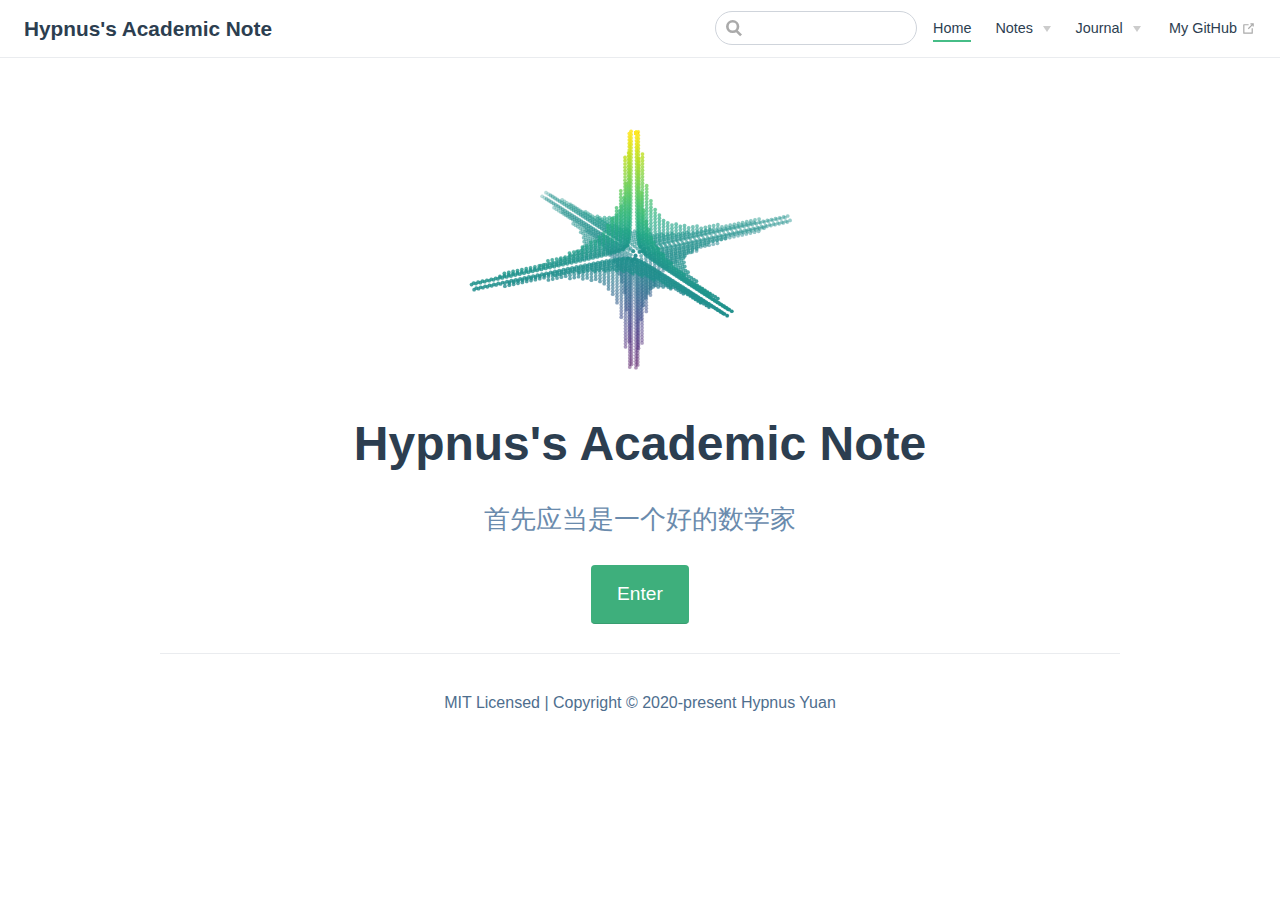
<file: index.html>
<!DOCTYPE html>
<html lang="en-US">
  <head>
    <meta charset="utf-8">
    <meta name="viewport" content="width=device-width,initial-scale=1">
    <title>Hypnus&#39;s Academic Note</title>
    <meta name="description" content="An NLP engineer&#39;s notebook.">
    <link rel="icon" href="/logo.ico">
    
    <link rel="preload" href="/assets/css/0.styles.a6483f42.css" as="style"><link rel="preload" href="/assets/js/app.bc7851e8.js" as="script"><link rel="preload" href="/assets/js/2.97db4873.js" as="script"><link rel="preload" href="/assets/js/10.29d3b630.js" as="script"><link rel="prefetch" href="/assets/js/11.9e46f556.js"><link rel="prefetch" href="/assets/js/3.4dd3f185.js"><link rel="prefetch" href="/assets/js/4.0df8dc0a.js"><link rel="prefetch" href="/assets/js/5.6d19eb4e.js"><link rel="prefetch" href="/assets/js/6.b1f34cd3.js"><link rel="prefetch" href="/assets/js/7.6a9f70b5.js"><link rel="prefetch" href="/assets/js/8.c0a51323.js"><link rel="prefetch" href="/assets/js/9.5d960c30.js">
    <link rel="stylesheet" href="/assets/css/0.styles.a6483f42.css">
  </head>
  <body>
    <div id="app" data-server-rendered="true"><div class="theme-container no-sidebar"><header class="navbar"><div class="sidebar-button"><svg xmlns="http://www.w3.org/2000/svg" aria-hidden="true" role="img" viewBox="0 0 448 512" class="icon"><path fill="currentColor" d="M436 124H12c-6.627 0-12-5.373-12-12V80c0-6.627 5.373-12 12-12h424c6.627 0 12 5.373 12 12v32c0 6.627-5.373 12-12 12zm0 160H12c-6.627 0-12-5.373-12-12v-32c0-6.627 5.373-12 12-12h424c6.627 0 12 5.373 12 12v32c0 6.627-5.373 12-12 12zm0 160H12c-6.627 0-12-5.373-12-12v-32c0-6.627 5.373-12 12-12h424c6.627 0 12 5.373 12 12v32c0 6.627-5.373 12-12 12z"></path></svg></div> <a href="/" class="home-link router-link-exact-active router-link-active"><!----> <span class="site-name">Hypnus's Academic Note</span></a> <div class="links"><div class="search-box"><input aria-label="Search" autocomplete="off" spellcheck="false" value=""> <!----></div> <nav class="nav-links can-hide"><div class="nav-item"><a href="/" class="nav-link router-link-exact-active router-link-active">Home</a></div><div class="nav-item"><div class="dropdown-wrapper"><a class="dropdown-title"><span class="title">Notes</span> <span class="arrow right"></span></a> <ul class="nav-dropdown" style="display:none;"><li class="dropdown-item"><h4>Mathematics</h4> <ul class="dropdown-subitem-wrapper"><li class="dropdown-subitem"><a href="/Notes/Mathematics/Advanced_Algebra.html" class="nav-link">Advanced Algebra</a></li></ul></li><li class="dropdown-item"><h4>Algorithms</h4> <ul class="dropdown-subitem-wrapper"><li class="dropdown-subitem"><a href="/Notes/Algorithms/Introduction_to_Algorithms.html" class="nav-link">Introduction to Algorithms</a></li></ul></li></ul></div></div><div class="nav-item"><div class="dropdown-wrapper"><a class="dropdown-title"><span class="title">Journal</span> <span class="arrow right"></span></a> <ul class="nav-dropdown" style="display:none;"><li class="dropdown-item"><h4>OKR</h4> <ul class="dropdown-subitem-wrapper"><li class="dropdown-subitem"><a href="/Journal/OKR/2020.html" class="nav-link">2020</a></li></ul></li><li class="dropdown-item"><h4>PCDA</h4> <ul class="dropdown-subitem-wrapper"><li class="dropdown-subitem"><a href="/Journal/PCDA/2020.html" class="nav-link">2020</a></li></ul></li></ul></div></div> <a href="https://github.com/hypnus-yuan/hypnus-yuan.github.io" target="_blank" rel="noopener noreferrer" class="repo-link">
    My GitHub
    <svg xmlns="http://www.w3.org/2000/svg" aria-hidden="true" x="0px" y="0px" viewBox="0 0 100 100" width="15" height="15" class="icon outbound"><path fill="currentColor" d="M18.8,85.1h56l0,0c2.2,0,4-1.8,4-4v-32h-8v28h-48v-48h28v-8h-32l0,0c-2.2,0-4,1.8-4,4v56C14.8,83.3,16.6,85.1,18.8,85.1z"></path> <polygon fill="currentColor" points="45.7,48.7 51.3,54.3 77.2,28.5 77.2,37.2 85.2,37.2 85.2,14.9 62.8,14.9 62.8,22.9 71.5,22.9"></polygon></svg></a></nav></div></header> <div class="sidebar-mask"></div> <aside class="sidebar"><nav class="nav-links"><div class="nav-item"><a href="/" class="nav-link router-link-exact-active router-link-active">Home</a></div><div class="nav-item"><div class="dropdown-wrapper"><a class="dropdown-title"><span class="title">Notes</span> <span class="arrow right"></span></a> <ul class="nav-dropdown" style="display:none;"><li class="dropdown-item"><h4>Mathematics</h4> <ul class="dropdown-subitem-wrapper"><li class="dropdown-subitem"><a href="/Notes/Mathematics/Advanced_Algebra.html" class="nav-link">Advanced Algebra</a></li></ul></li><li class="dropdown-item"><h4>Algorithms</h4> <ul class="dropdown-subitem-wrapper"><li class="dropdown-subitem"><a href="/Notes/Algorithms/Introduction_to_Algorithms.html" class="nav-link">Introduction to Algorithms</a></li></ul></li></ul></div></div><div class="nav-item"><div class="dropdown-wrapper"><a class="dropdown-title"><span class="title">Journal</span> <span class="arrow right"></span></a> <ul class="nav-dropdown" style="display:none;"><li class="dropdown-item"><h4>OKR</h4> <ul class="dropdown-subitem-wrapper"><li class="dropdown-subitem"><a href="/Journal/OKR/2020.html" class="nav-link">2020</a></li></ul></li><li class="dropdown-item"><h4>PCDA</h4> <ul class="dropdown-subitem-wrapper"><li class="dropdown-subitem"><a href="/Journal/PCDA/2020.html" class="nav-link">2020</a></li></ul></li></ul></div></div> <a href="https://github.com/hypnus-yuan/hypnus-yuan.github.io" target="_blank" rel="noopener noreferrer" class="repo-link">
    My GitHub
    <svg xmlns="http://www.w3.org/2000/svg" aria-hidden="true" x="0px" y="0px" viewBox="0 0 100 100" width="15" height="15" class="icon outbound"><path fill="currentColor" d="M18.8,85.1h56l0,0c2.2,0,4-1.8,4-4v-32h-8v28h-48v-48h28v-8h-32l0,0c-2.2,0-4,1.8-4,4v56C14.8,83.3,16.6,85.1,18.8,85.1z"></path> <polygon fill="currentColor" points="45.7,48.7 51.3,54.3 77.2,28.5 77.2,37.2 85.2,37.2 85.2,14.9 62.8,14.9 62.8,22.9 71.5,22.9"></polygon></svg></a></nav>  <!----> </aside> <main aria-labelledby="main-title" class="home"><header class="hero"><img src="/logo.svg" alt="hero"> <h1 id="main-title">Hypnus's Academic Note</h1> <p class="description">
      首先应当是一个好的数学家
    </p> <p class="action"><a href="/" class="nav-link action-button router-link-exact-active router-link-active">Enter</a></p></header> <!----> <div class="theme-default-content custom content__default"></div> <div class="footer">
    MIT Licensed | Copyright © 2020-present Hypnus Yuan
  </div></main></div><div class="global-ui"><div class="vuepress-eqn"></div><span class="vuepress-eq"></span></div></div>
    <script src="/assets/js/app.bc7851e8.js" defer></script><script src="/assets/js/2.97db4873.js" defer></script><script src="/assets/js/10.29d3b630.js" defer></script>
  </body>
</html>
</file>
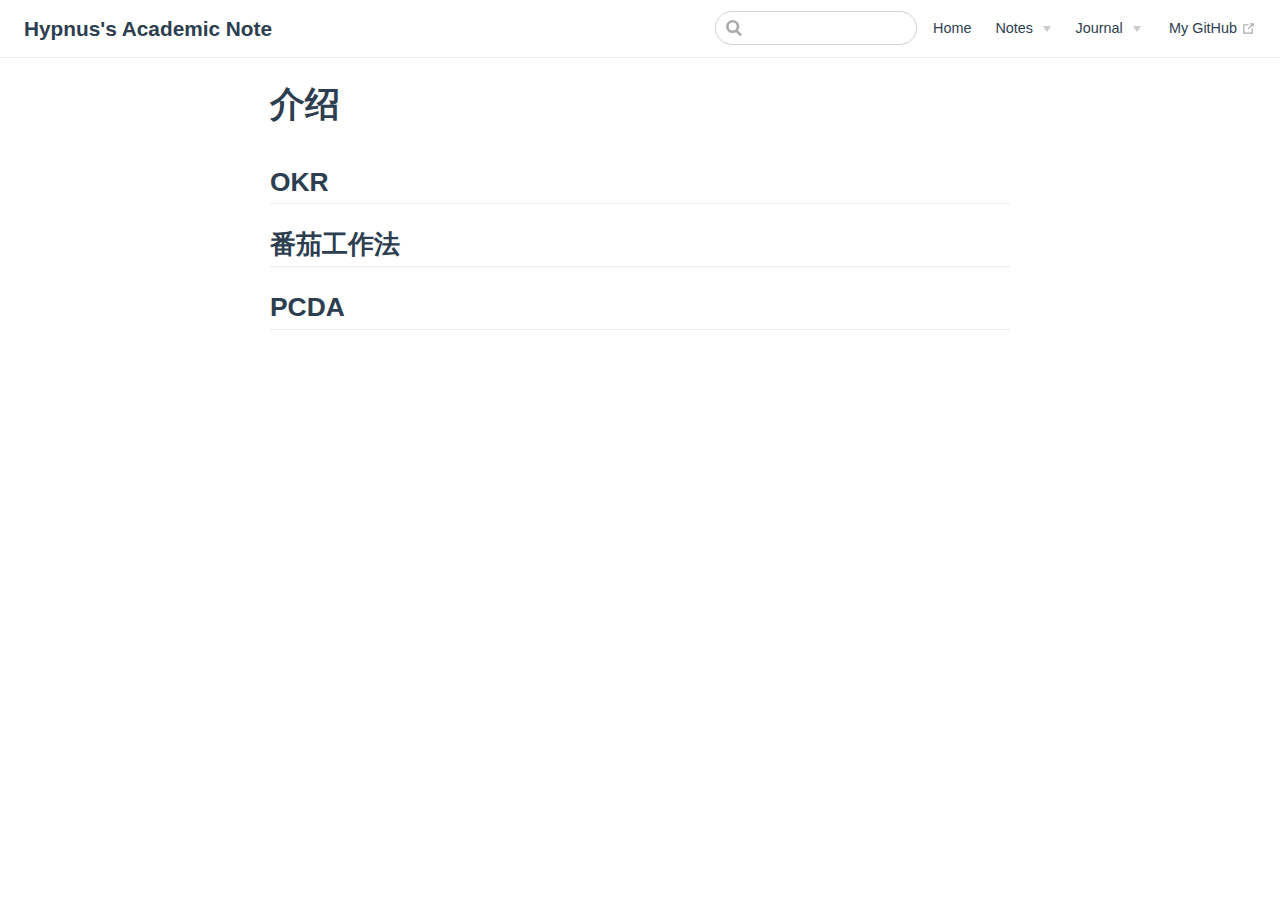
<file: Journal/Introduction.html>
<!DOCTYPE html>
<html lang="en-US">
  <head>
    <meta charset="utf-8">
    <meta name="viewport" content="width=device-width,initial-scale=1">
    <title>介绍 | Hypnus&#39;s Academic Note</title>
    <meta name="description" content="An NLP engineer&#39;s notebook.">
    <link rel="icon" href="/logo.ico">
    
    <link rel="preload" href="/assets/css/0.styles.a6483f42.css" as="style"><link rel="preload" href="/assets/js/app.bc7851e8.js" as="script"><link rel="preload" href="/assets/js/2.97db4873.js" as="script"><link rel="preload" href="/assets/js/5.6d19eb4e.js" as="script"><link rel="prefetch" href="/assets/js/10.29d3b630.js"><link rel="prefetch" href="/assets/js/11.9e46f556.js"><link rel="prefetch" href="/assets/js/3.4dd3f185.js"><link rel="prefetch" href="/assets/js/4.0df8dc0a.js"><link rel="prefetch" href="/assets/js/6.b1f34cd3.js"><link rel="prefetch" href="/assets/js/7.6a9f70b5.js"><link rel="prefetch" href="/assets/js/8.c0a51323.js"><link rel="prefetch" href="/assets/js/9.5d960c30.js">
    <link rel="stylesheet" href="/assets/css/0.styles.a6483f42.css">
  </head>
  <body>
    <div id="app" data-server-rendered="true"><div class="theme-container no-sidebar"><header class="navbar"><div class="sidebar-button"><svg xmlns="http://www.w3.org/2000/svg" aria-hidden="true" role="img" viewBox="0 0 448 512" class="icon"><path fill="currentColor" d="M436 124H12c-6.627 0-12-5.373-12-12V80c0-6.627 5.373-12 12-12h424c6.627 0 12 5.373 12 12v32c0 6.627-5.373 12-12 12zm0 160H12c-6.627 0-12-5.373-12-12v-32c0-6.627 5.373-12 12-12h424c6.627 0 12 5.373 12 12v32c0 6.627-5.373 12-12 12zm0 160H12c-6.627 0-12-5.373-12-12v-32c0-6.627 5.373-12 12-12h424c6.627 0 12 5.373 12 12v32c0 6.627-5.373 12-12 12z"></path></svg></div> <a href="/" class="home-link router-link-active"><!----> <span class="site-name">Hypnus's Academic Note</span></a> <div class="links"><div class="search-box"><input aria-label="Search" autocomplete="off" spellcheck="false" value=""> <!----></div> <nav class="nav-links can-hide"><div class="nav-item"><a href="/" class="nav-link">Home</a></div><div class="nav-item"><div class="dropdown-wrapper"><a class="dropdown-title"><span class="title">Notes</span> <span class="arrow right"></span></a> <ul class="nav-dropdown" style="display:none;"><li class="dropdown-item"><h4>Mathematics</h4> <ul class="dropdown-subitem-wrapper"><li class="dropdown-subitem"><a href="/Notes/Mathematics/Advanced_Algebra.html" class="nav-link">Advanced Algebra</a></li></ul></li><li class="dropdown-item"><h4>Algorithms</h4> <ul class="dropdown-subitem-wrapper"><li class="dropdown-subitem"><a href="/Notes/Algorithms/Introduction_to_Algorithms.html" class="nav-link">Introduction to Algorithms</a></li></ul></li></ul></div></div><div class="nav-item"><div class="dropdown-wrapper"><a class="dropdown-title"><span class="title">Journal</span> <span class="arrow right"></span></a> <ul class="nav-dropdown" style="display:none;"><li class="dropdown-item"><h4>OKR</h4> <ul class="dropdown-subitem-wrapper"><li class="dropdown-subitem"><a href="/Journal/OKR/2020.html" class="nav-link">2020</a></li></ul></li><li class="dropdown-item"><h4>PCDA</h4> <ul class="dropdown-subitem-wrapper"><li class="dropdown-subitem"><a href="/Journal/PCDA/2020.html" class="nav-link">2020</a></li></ul></li></ul></div></div> <a href="https://github.com/hypnus-yuan/hypnus-yuan.github.io" target="_blank" rel="noopener noreferrer" class="repo-link">
    My GitHub
    <svg xmlns="http://www.w3.org/2000/svg" aria-hidden="true" x="0px" y="0px" viewBox="0 0 100 100" width="15" height="15" class="icon outbound"><path fill="currentColor" d="M18.8,85.1h56l0,0c2.2,0,4-1.8,4-4v-32h-8v28h-48v-48h28v-8h-32l0,0c-2.2,0-4,1.8-4,4v56C14.8,83.3,16.6,85.1,18.8,85.1z"></path> <polygon fill="currentColor" points="45.7,48.7 51.3,54.3 77.2,28.5 77.2,37.2 85.2,37.2 85.2,14.9 62.8,14.9 62.8,22.9 71.5,22.9"></polygon></svg></a></nav></div></header> <div class="sidebar-mask"></div> <aside class="sidebar"><nav class="nav-links"><div class="nav-item"><a href="/" class="nav-link">Home</a></div><div class="nav-item"><div class="dropdown-wrapper"><a class="dropdown-title"><span class="title">Notes</span> <span class="arrow right"></span></a> <ul class="nav-dropdown" style="display:none;"><li class="dropdown-item"><h4>Mathematics</h4> <ul class="dropdown-subitem-wrapper"><li class="dropdown-subitem"><a href="/Notes/Mathematics/Advanced_Algebra.html" class="nav-link">Advanced Algebra</a></li></ul></li><li class="dropdown-item"><h4>Algorithms</h4> <ul class="dropdown-subitem-wrapper"><li class="dropdown-subitem"><a href="/Notes/Algorithms/Introduction_to_Algorithms.html" class="nav-link">Introduction to Algorithms</a></li></ul></li></ul></div></div><div class="nav-item"><div class="dropdown-wrapper"><a class="dropdown-title"><span class="title">Journal</span> <span class="arrow right"></span></a> <ul class="nav-dropdown" style="display:none;"><li class="dropdown-item"><h4>OKR</h4> <ul class="dropdown-subitem-wrapper"><li class="dropdown-subitem"><a href="/Journal/OKR/2020.html" class="nav-link">2020</a></li></ul></li><li class="dropdown-item"><h4>PCDA</h4> <ul class="dropdown-subitem-wrapper"><li class="dropdown-subitem"><a href="/Journal/PCDA/2020.html" class="nav-link">2020</a></li></ul></li></ul></div></div> <a href="https://github.com/hypnus-yuan/hypnus-yuan.github.io" target="_blank" rel="noopener noreferrer" class="repo-link">
    My GitHub
    <svg xmlns="http://www.w3.org/2000/svg" aria-hidden="true" x="0px" y="0px" viewBox="0 0 100 100" width="15" height="15" class="icon outbound"><path fill="currentColor" d="M18.8,85.1h56l0,0c2.2,0,4-1.8,4-4v-32h-8v28h-48v-48h28v-8h-32l0,0c-2.2,0-4,1.8-4,4v56C14.8,83.3,16.6,85.1,18.8,85.1z"></path> <polygon fill="currentColor" points="45.7,48.7 51.3,54.3 77.2,28.5 77.2,37.2 85.2,37.2 85.2,14.9 62.8,14.9 62.8,22.9 71.5,22.9"></polygon></svg></a></nav>  <!----> </aside> <main class="page"> <div class="theme-default-content content__default"><h1><a id="_0"></a><a href="#介绍" aria-hidden="true" class="header-anchor">#</a> 介绍</h1> <h2><a id="OKR_2"></a><a href="#okr" aria-hidden="true" class="header-anchor">#</a> OKR</h2> <h2><a id="_4"></a><a href="#番茄工作法" aria-hidden="true" class="header-anchor">#</a> 番茄工作法</h2> <h2><a id="PCDA_6"></a><a href="#pcda" aria-hidden="true" class="header-anchor">#</a> PCDA</h2></div> <footer class="page-edit"><!----> <!----></footer> <!----> </main></div><div class="global-ui"><div class="vuepress-eqn"></div><span class="vuepress-eq"></span></div></div>
    <script src="/assets/js/app.bc7851e8.js" defer></script><script src="/assets/js/2.97db4873.js" defer></script><script src="/assets/js/5.6d19eb4e.js" defer></script>
  </body>
</html>
</file>
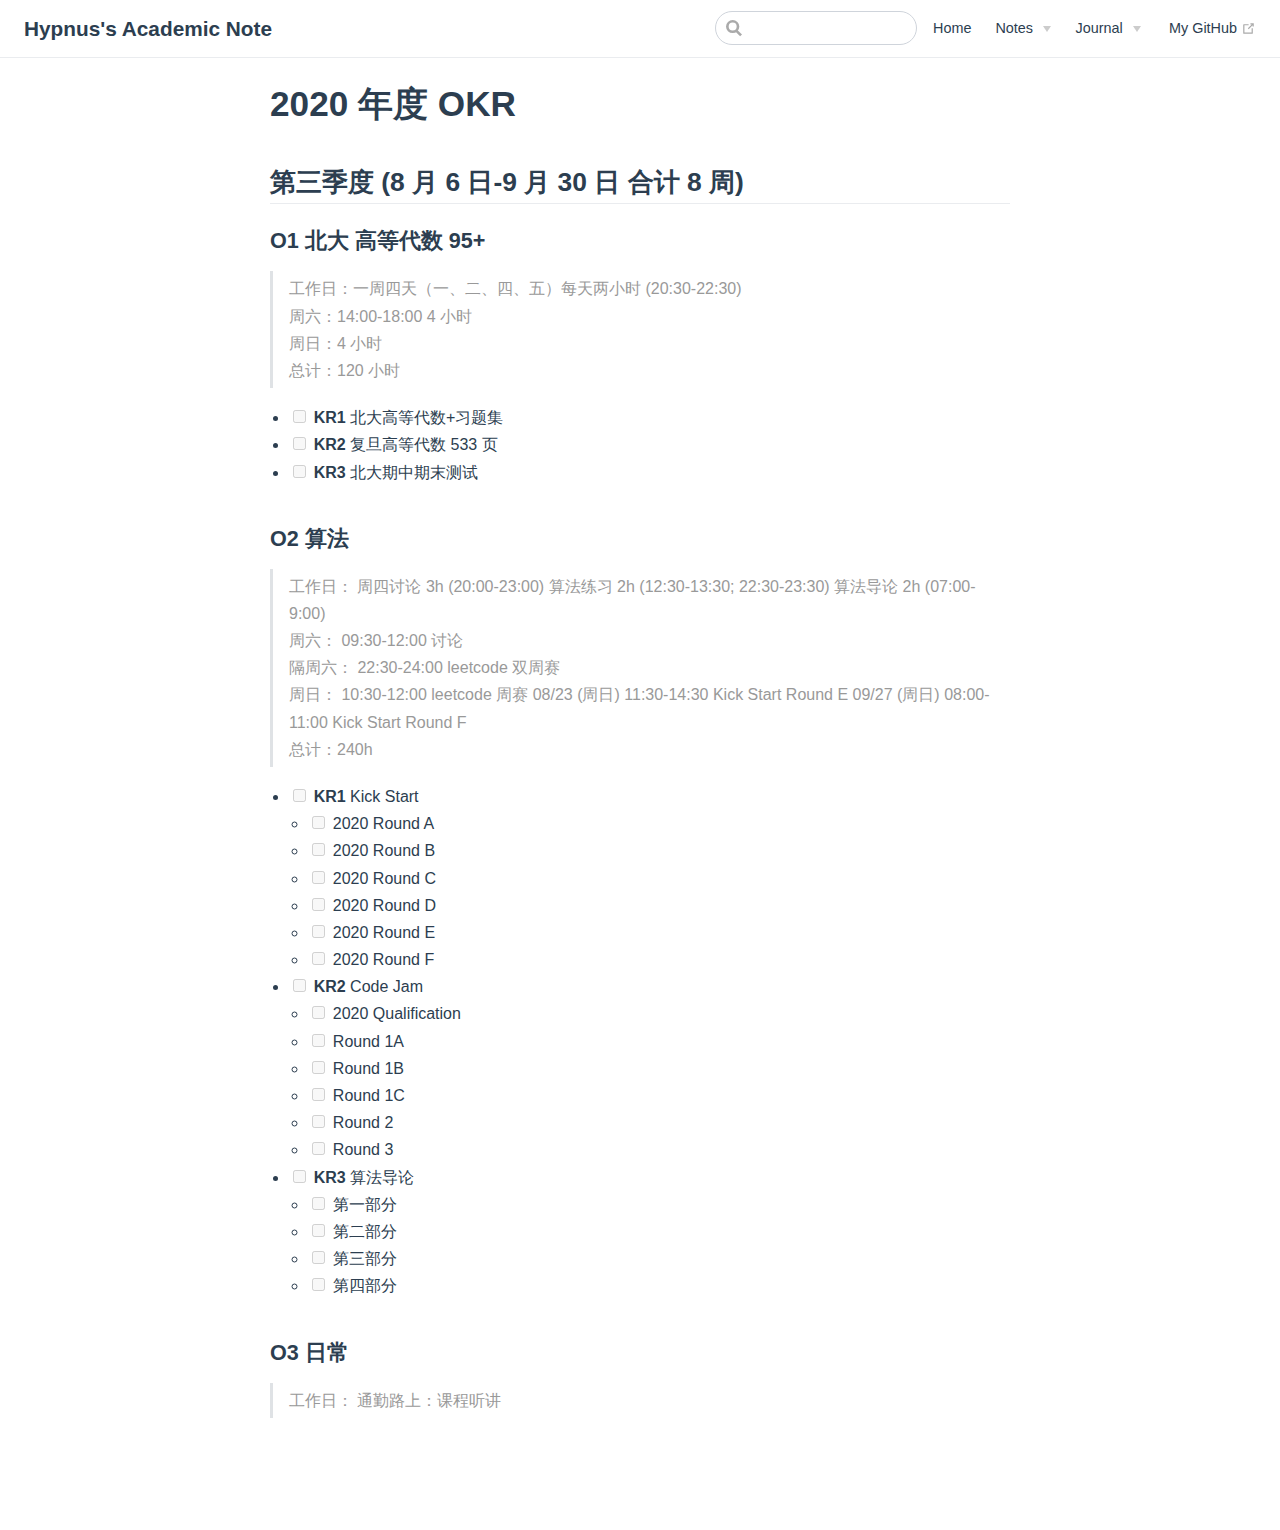
<file: Journal/OKR/2020.html>
<!DOCTYPE html>
<html lang="en-US">
  <head>
    <meta charset="utf-8">
    <meta name="viewport" content="width=device-width,initial-scale=1">
    <title>2020 年度 OKR | Hypnus&#39;s Academic Note</title>
    <meta name="description" content="An NLP engineer&#39;s notebook.">
    <link rel="icon" href="/logo.ico">
    
    <link rel="preload" href="/assets/css/0.styles.a6483f42.css" as="style"><link rel="preload" href="/assets/js/app.bc7851e8.js" as="script"><link rel="preload" href="/assets/js/2.97db4873.js" as="script"><link rel="preload" href="/assets/js/6.b1f34cd3.js" as="script"><link rel="prefetch" href="/assets/js/10.29d3b630.js"><link rel="prefetch" href="/assets/js/11.9e46f556.js"><link rel="prefetch" href="/assets/js/3.4dd3f185.js"><link rel="prefetch" href="/assets/js/4.0df8dc0a.js"><link rel="prefetch" href="/assets/js/5.6d19eb4e.js"><link rel="prefetch" href="/assets/js/7.6a9f70b5.js"><link rel="prefetch" href="/assets/js/8.c0a51323.js"><link rel="prefetch" href="/assets/js/9.5d960c30.js">
    <link rel="stylesheet" href="/assets/css/0.styles.a6483f42.css">
  </head>
  <body>
    <div id="app" data-server-rendered="true"><div class="theme-container no-sidebar"><header class="navbar"><div class="sidebar-button"><svg xmlns="http://www.w3.org/2000/svg" aria-hidden="true" role="img" viewBox="0 0 448 512" class="icon"><path fill="currentColor" d="M436 124H12c-6.627 0-12-5.373-12-12V80c0-6.627 5.373-12 12-12h424c6.627 0 12 5.373 12 12v32c0 6.627-5.373 12-12 12zm0 160H12c-6.627 0-12-5.373-12-12v-32c0-6.627 5.373-12 12-12h424c6.627 0 12 5.373 12 12v32c0 6.627-5.373 12-12 12zm0 160H12c-6.627 0-12-5.373-12-12v-32c0-6.627 5.373-12 12-12h424c6.627 0 12 5.373 12 12v32c0 6.627-5.373 12-12 12z"></path></svg></div> <a href="/" class="home-link router-link-active"><!----> <span class="site-name">Hypnus's Academic Note</span></a> <div class="links"><div class="search-box"><input aria-label="Search" autocomplete="off" spellcheck="false" value=""> <!----></div> <nav class="nav-links can-hide"><div class="nav-item"><a href="/" class="nav-link">Home</a></div><div class="nav-item"><div class="dropdown-wrapper"><a class="dropdown-title"><span class="title">Notes</span> <span class="arrow right"></span></a> <ul class="nav-dropdown" style="display:none;"><li class="dropdown-item"><h4>Mathematics</h4> <ul class="dropdown-subitem-wrapper"><li class="dropdown-subitem"><a href="/Notes/Mathematics/Advanced_Algebra.html" class="nav-link">Advanced Algebra</a></li></ul></li><li class="dropdown-item"><h4>Algorithms</h4> <ul class="dropdown-subitem-wrapper"><li class="dropdown-subitem"><a href="/Notes/Algorithms/Introduction_to_Algorithms.html" class="nav-link">Introduction to Algorithms</a></li></ul></li></ul></div></div><div class="nav-item"><div class="dropdown-wrapper"><a class="dropdown-title"><span class="title">Journal</span> <span class="arrow right"></span></a> <ul class="nav-dropdown" style="display:none;"><li class="dropdown-item"><h4>OKR</h4> <ul class="dropdown-subitem-wrapper"><li class="dropdown-subitem"><a href="/Journal/OKR/2020.html" class="nav-link router-link-exact-active router-link-active">2020</a></li></ul></li><li class="dropdown-item"><h4>PCDA</h4> <ul class="dropdown-subitem-wrapper"><li class="dropdown-subitem"><a href="/Journal/PCDA/2020.html" class="nav-link">2020</a></li></ul></li></ul></div></div> <a href="https://github.com/hypnus-yuan/hypnus-yuan.github.io" target="_blank" rel="noopener noreferrer" class="repo-link">
    My GitHub
    <svg xmlns="http://www.w3.org/2000/svg" aria-hidden="true" x="0px" y="0px" viewBox="0 0 100 100" width="15" height="15" class="icon outbound"><path fill="currentColor" d="M18.8,85.1h56l0,0c2.2,0,4-1.8,4-4v-32h-8v28h-48v-48h28v-8h-32l0,0c-2.2,0-4,1.8-4,4v56C14.8,83.3,16.6,85.1,18.8,85.1z"></path> <polygon fill="currentColor" points="45.7,48.7 51.3,54.3 77.2,28.5 77.2,37.2 85.2,37.2 85.2,14.9 62.8,14.9 62.8,22.9 71.5,22.9"></polygon></svg></a></nav></div></header> <div class="sidebar-mask"></div> <aside class="sidebar"><nav class="nav-links"><div class="nav-item"><a href="/" class="nav-link">Home</a></div><div class="nav-item"><div class="dropdown-wrapper"><a class="dropdown-title"><span class="title">Notes</span> <span class="arrow right"></span></a> <ul class="nav-dropdown" style="display:none;"><li class="dropdown-item"><h4>Mathematics</h4> <ul class="dropdown-subitem-wrapper"><li class="dropdown-subitem"><a href="/Notes/Mathematics/Advanced_Algebra.html" class="nav-link">Advanced Algebra</a></li></ul></li><li class="dropdown-item"><h4>Algorithms</h4> <ul class="dropdown-subitem-wrapper"><li class="dropdown-subitem"><a href="/Notes/Algorithms/Introduction_to_Algorithms.html" class="nav-link">Introduction to Algorithms</a></li></ul></li></ul></div></div><div class="nav-item"><div class="dropdown-wrapper"><a class="dropdown-title"><span class="title">Journal</span> <span class="arrow right"></span></a> <ul class="nav-dropdown" style="display:none;"><li class="dropdown-item"><h4>OKR</h4> <ul class="dropdown-subitem-wrapper"><li class="dropdown-subitem"><a href="/Journal/OKR/2020.html" class="nav-link router-link-exact-active router-link-active">2020</a></li></ul></li><li class="dropdown-item"><h4>PCDA</h4> <ul class="dropdown-subitem-wrapper"><li class="dropdown-subitem"><a href="/Journal/PCDA/2020.html" class="nav-link">2020</a></li></ul></li></ul></div></div> <a href="https://github.com/hypnus-yuan/hypnus-yuan.github.io" target="_blank" rel="noopener noreferrer" class="repo-link">
    My GitHub
    <svg xmlns="http://www.w3.org/2000/svg" aria-hidden="true" x="0px" y="0px" viewBox="0 0 100 100" width="15" height="15" class="icon outbound"><path fill="currentColor" d="M18.8,85.1h56l0,0c2.2,0,4-1.8,4-4v-32h-8v28h-48v-48h28v-8h-32l0,0c-2.2,0-4,1.8-4,4v56C14.8,83.3,16.6,85.1,18.8,85.1z"></path> <polygon fill="currentColor" points="45.7,48.7 51.3,54.3 77.2,28.5 77.2,37.2 85.2,37.2 85.2,14.9 62.8,14.9 62.8,22.9 71.5,22.9"></polygon></svg></a></nav>  <!----> </aside> <main class="page"> <div class="theme-default-content content__default"><h1><a id="2020__OKR_0"></a><a href="#_2020-年度-okr" aria-hidden="true" class="header-anchor">#</a> 2020 年度 OKR</h1> <h2><a id="_8__6_9__30___8__2"></a><a href="#第三季度-8-月-6-日-9-月-30-日-合计-8-周" aria-hidden="true" class="header-anchor">#</a> 第三季度 (8 月 6 日-9 月 30 日 合计 8 周)</h2> <h3><a id="O1___95_4"></a><a href="#o1-北大-高等代数-95" aria-hidden="true" class="header-anchor">#</a> O1 北大 高等代数 95+</h3> <blockquote><p>工作日：一周四天（一、二、四、五）每天两小时 (20:30-22:30)</p> <p>周六：14:00-18:00 4 小时</p> <p>周日：4 小时</p> <p>总计：120 小时</p></blockquote> <ul class="contains-task-list"><li class="task-list-item"><input disabled="disabled" type="checkbox" class="task-list-item-checkbox"> <strong>KR1</strong> 北大高等代数+习题集</li> <li class="task-list-item"><input disabled="disabled" type="checkbox" class="task-list-item-checkbox"> <strong>KR2</strong> 复旦高等代数 533 页</li> <li class="task-list-item"><input disabled="disabled" type="checkbox" class="task-list-item-checkbox"> <strong>KR3</strong> 北大期中期末测试</li></ul> <h3><a id="O2__18"></a><a href="#o2-算法" aria-hidden="true" class="header-anchor">#</a> O2 算法</h3> <blockquote><p>工作日：
周四讨论 3h (20:00-23:00)
算法练习 2h (12:30-13:30; 22:30-23:30)
算法导论 2h (07:00-9:00)</p> <p>周六：
09:30-12:00 讨论</p> <p>隔周六：
22:30-24:00 leetcode 双周赛</p> <p>周日：
10:30-12:00 leetcode 周赛
08/23 (周日) 11:30-14:30 Kick Start Round E
09/27 (周日) 08:00-11:00 Kick Start Round F</p> <p>总计：240h</p></blockquote> <ul class="contains-task-list"><li class="task-list-item"><input disabled="disabled" type="checkbox" class="task-list-item-checkbox"> <strong>KR1</strong> Kick Start
<ul class="contains-task-list"><li class="task-list-item"><input disabled="disabled" type="checkbox" class="task-list-item-checkbox"> 2020 Round A</li> <li class="task-list-item"><input disabled="disabled" type="checkbox" class="task-list-item-checkbox"> 2020 Round B</li> <li class="task-list-item"><input disabled="disabled" type="checkbox" class="task-list-item-checkbox"> 2020 Round C</li> <li class="task-list-item"><input disabled="disabled" type="checkbox" class="task-list-item-checkbox"> 2020 Round D</li> <li class="task-list-item"><input disabled="disabled" type="checkbox" class="task-list-item-checkbox"> 2020 Round E</li> <li class="task-list-item"><input disabled="disabled" type="checkbox" class="task-list-item-checkbox"> 2020 Round F</li></ul></li> <li class="task-list-item"><input disabled="disabled" type="checkbox" class="task-list-item-checkbox"> <strong>KR2</strong> Code Jam
<ul class="contains-task-list"><li class="task-list-item"><input disabled="disabled" type="checkbox" class="task-list-item-checkbox"> 2020 Qualification</li> <li class="task-list-item"><input disabled="disabled" type="checkbox" class="task-list-item-checkbox"> Round 1A</li> <li class="task-list-item"><input disabled="disabled" type="checkbox" class="task-list-item-checkbox"> Round 1B</li> <li class="task-list-item"><input disabled="disabled" type="checkbox" class="task-list-item-checkbox"> Round 1C</li> <li class="task-list-item"><input disabled="disabled" type="checkbox" class="task-list-item-checkbox"> Round 2</li> <li class="task-list-item"><input disabled="disabled" type="checkbox" class="task-list-item-checkbox"> Round 3</li></ul></li> <li class="task-list-item"><input disabled="disabled" type="checkbox" class="task-list-item-checkbox"> <strong>KR3</strong> 算法导论
<ul class="contains-task-list"><li class="task-list-item"><input disabled="disabled" type="checkbox" class="task-list-item-checkbox"> 第一部分</li> <li class="task-list-item"><input disabled="disabled" type="checkbox" class="task-list-item-checkbox"> 第二部分</li> <li class="task-list-item"><input disabled="disabled" type="checkbox" class="task-list-item-checkbox"> 第三部分</li> <li class="task-list-item"><input disabled="disabled" type="checkbox" class="task-list-item-checkbox"> 第四部分</li></ul></li></ul> <h3><a id="O3__58"></a><a href="#o3-日常" aria-hidden="true" class="header-anchor">#</a> O3 日常</h3> <blockquote><p>工作日：
通勤路上：课程听讲</p></blockquote></div> <footer class="page-edit"><!----> <!----></footer> <!----> </main></div><div class="global-ui"><div class="vuepress-eqn"></div><span class="vuepress-eq"></span></div></div>
    <script src="/assets/js/app.bc7851e8.js" defer></script><script src="/assets/js/2.97db4873.js" defer></script><script src="/assets/js/6.b1f34cd3.js" defer></script>
  </body>
</html>
</file>
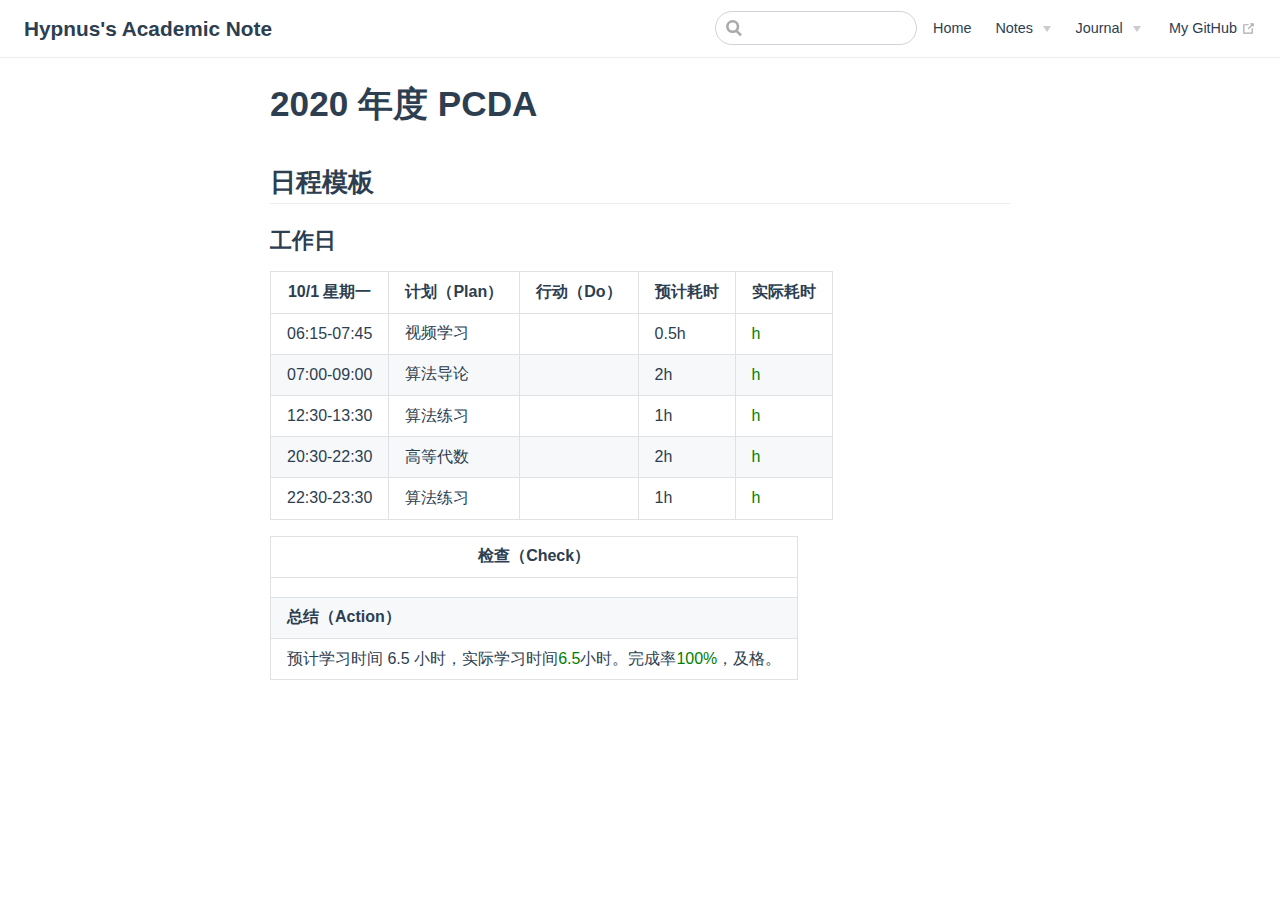
<file: Journal/PCDA/2020.html>
<!DOCTYPE html>
<html lang="en-US">
  <head>
    <meta charset="utf-8">
    <meta name="viewport" content="width=device-width,initial-scale=1">
    <title>2020 年度 PCDA | Hypnus&#39;s Academic Note</title>
    <meta name="description" content="An NLP engineer&#39;s notebook.">
    <link rel="icon" href="/logo.ico">
    
    <link rel="preload" href="/assets/css/0.styles.a6483f42.css" as="style"><link rel="preload" href="/assets/js/app.bc7851e8.js" as="script"><link rel="preload" href="/assets/js/2.97db4873.js" as="script"><link rel="preload" href="/assets/js/7.6a9f70b5.js" as="script"><link rel="prefetch" href="/assets/js/10.29d3b630.js"><link rel="prefetch" href="/assets/js/11.9e46f556.js"><link rel="prefetch" href="/assets/js/3.4dd3f185.js"><link rel="prefetch" href="/assets/js/4.0df8dc0a.js"><link rel="prefetch" href="/assets/js/5.6d19eb4e.js"><link rel="prefetch" href="/assets/js/6.b1f34cd3.js"><link rel="prefetch" href="/assets/js/8.c0a51323.js"><link rel="prefetch" href="/assets/js/9.5d960c30.js">
    <link rel="stylesheet" href="/assets/css/0.styles.a6483f42.css">
  </head>
  <body>
    <div id="app" data-server-rendered="true"><div class="theme-container no-sidebar"><header class="navbar"><div class="sidebar-button"><svg xmlns="http://www.w3.org/2000/svg" aria-hidden="true" role="img" viewBox="0 0 448 512" class="icon"><path fill="currentColor" d="M436 124H12c-6.627 0-12-5.373-12-12V80c0-6.627 5.373-12 12-12h424c6.627 0 12 5.373 12 12v32c0 6.627-5.373 12-12 12zm0 160H12c-6.627 0-12-5.373-12-12v-32c0-6.627 5.373-12 12-12h424c6.627 0 12 5.373 12 12v32c0 6.627-5.373 12-12 12zm0 160H12c-6.627 0-12-5.373-12-12v-32c0-6.627 5.373-12 12-12h424c6.627 0 12 5.373 12 12v32c0 6.627-5.373 12-12 12z"></path></svg></div> <a href="/" class="home-link router-link-active"><!----> <span class="site-name">Hypnus's Academic Note</span></a> <div class="links"><div class="search-box"><input aria-label="Search" autocomplete="off" spellcheck="false" value=""> <!----></div> <nav class="nav-links can-hide"><div class="nav-item"><a href="/" class="nav-link">Home</a></div><div class="nav-item"><div class="dropdown-wrapper"><a class="dropdown-title"><span class="title">Notes</span> <span class="arrow right"></span></a> <ul class="nav-dropdown" style="display:none;"><li class="dropdown-item"><h4>Mathematics</h4> <ul class="dropdown-subitem-wrapper"><li class="dropdown-subitem"><a href="/Notes/Mathematics/Advanced_Algebra.html" class="nav-link">Advanced Algebra</a></li></ul></li><li class="dropdown-item"><h4>Algorithms</h4> <ul class="dropdown-subitem-wrapper"><li class="dropdown-subitem"><a href="/Notes/Algorithms/Introduction_to_Algorithms.html" class="nav-link">Introduction to Algorithms</a></li></ul></li></ul></div></div><div class="nav-item"><div class="dropdown-wrapper"><a class="dropdown-title"><span class="title">Journal</span> <span class="arrow right"></span></a> <ul class="nav-dropdown" style="display:none;"><li class="dropdown-item"><h4>OKR</h4> <ul class="dropdown-subitem-wrapper"><li class="dropdown-subitem"><a href="/Journal/OKR/2020.html" class="nav-link">2020</a></li></ul></li><li class="dropdown-item"><h4>PCDA</h4> <ul class="dropdown-subitem-wrapper"><li class="dropdown-subitem"><a href="/Journal/PCDA/2020.html" class="nav-link router-link-exact-active router-link-active">2020</a></li></ul></li></ul></div></div> <a href="https://github.com/hypnus-yuan/hypnus-yuan.github.io" target="_blank" rel="noopener noreferrer" class="repo-link">
    My GitHub
    <svg xmlns="http://www.w3.org/2000/svg" aria-hidden="true" x="0px" y="0px" viewBox="0 0 100 100" width="15" height="15" class="icon outbound"><path fill="currentColor" d="M18.8,85.1h56l0,0c2.2,0,4-1.8,4-4v-32h-8v28h-48v-48h28v-8h-32l0,0c-2.2,0-4,1.8-4,4v56C14.8,83.3,16.6,85.1,18.8,85.1z"></path> <polygon fill="currentColor" points="45.7,48.7 51.3,54.3 77.2,28.5 77.2,37.2 85.2,37.2 85.2,14.9 62.8,14.9 62.8,22.9 71.5,22.9"></polygon></svg></a></nav></div></header> <div class="sidebar-mask"></div> <aside class="sidebar"><nav class="nav-links"><div class="nav-item"><a href="/" class="nav-link">Home</a></div><div class="nav-item"><div class="dropdown-wrapper"><a class="dropdown-title"><span class="title">Notes</span> <span class="arrow right"></span></a> <ul class="nav-dropdown" style="display:none;"><li class="dropdown-item"><h4>Mathematics</h4> <ul class="dropdown-subitem-wrapper"><li class="dropdown-subitem"><a href="/Notes/Mathematics/Advanced_Algebra.html" class="nav-link">Advanced Algebra</a></li></ul></li><li class="dropdown-item"><h4>Algorithms</h4> <ul class="dropdown-subitem-wrapper"><li class="dropdown-subitem"><a href="/Notes/Algorithms/Introduction_to_Algorithms.html" class="nav-link">Introduction to Algorithms</a></li></ul></li></ul></div></div><div class="nav-item"><div class="dropdown-wrapper"><a class="dropdown-title"><span class="title">Journal</span> <span class="arrow right"></span></a> <ul class="nav-dropdown" style="display:none;"><li class="dropdown-item"><h4>OKR</h4> <ul class="dropdown-subitem-wrapper"><li class="dropdown-subitem"><a href="/Journal/OKR/2020.html" class="nav-link">2020</a></li></ul></li><li class="dropdown-item"><h4>PCDA</h4> <ul class="dropdown-subitem-wrapper"><li class="dropdown-subitem"><a href="/Journal/PCDA/2020.html" class="nav-link router-link-exact-active router-link-active">2020</a></li></ul></li></ul></div></div> <a href="https://github.com/hypnus-yuan/hypnus-yuan.github.io" target="_blank" rel="noopener noreferrer" class="repo-link">
    My GitHub
    <svg xmlns="http://www.w3.org/2000/svg" aria-hidden="true" x="0px" y="0px" viewBox="0 0 100 100" width="15" height="15" class="icon outbound"><path fill="currentColor" d="M18.8,85.1h56l0,0c2.2,0,4-1.8,4-4v-32h-8v28h-48v-48h28v-8h-32l0,0c-2.2,0-4,1.8-4,4v56C14.8,83.3,16.6,85.1,18.8,85.1z"></path> <polygon fill="currentColor" points="45.7,48.7 51.3,54.3 77.2,28.5 77.2,37.2 85.2,37.2 85.2,14.9 62.8,14.9 62.8,22.9 71.5,22.9"></polygon></svg></a></nav>  <!----> </aside> <main class="page"> <div class="theme-default-content content__default"><h1><a id="2020__PCDA_0"></a><a href="#_2020-年度-pcda" aria-hidden="true" class="header-anchor">#</a> 2020 年度 PCDA</h1> <h2><a id="_4"></a><a href="#日程模板" aria-hidden="true" class="header-anchor">#</a> 日程模板</h2> <h3><a id="_6"></a><a href="#工作日" aria-hidden="true" class="header-anchor">#</a> 工作日</h3> <table><thead><tr><th>10/1 星期一</th> <th>计划（Plan）</th> <th>行动（Do）</th> <th>预计耗时</th> <th>实际耗时</th></tr></thead> <tbody><tr><td>06:15-07:45</td> <td>视频学习</td> <td></td> <td>0.5h</td> <td><font color="green">h</font></td></tr> <tr><td>07:00-09:00</td> <td>算法导论</td> <td></td> <td>2h</td> <td><font color="green">h</font></td></tr> <tr><td>12:30-13:30</td> <td>算法练习</td> <td></td> <td>1h</td> <td><font color="green">h</font></td></tr> <tr><td>20:30-22:30</td> <td>高等代数</td> <td></td> <td>2h</td> <td><font color="green">h</font></td></tr> <tr><td>22:30-23:30</td> <td>算法练习</td> <td></td> <td>1h</td> <td><font color="green">h</font></td></tr></tbody></table> <table><thead><tr><th><strong>检查（Check）</strong></th></tr></thead> <tbody><tr><td></td></tr> <tr><td><strong>总结（Action）</strong></td></tr> <tr><td>预计学习时间 6.5 小时，实际学习时间<font color="green">6.5</font>小时。完成率<font color="green">100%</font>，及格。<br></td></tr></tbody></table></div> <footer class="page-edit"><!----> <!----></footer> <!----> </main></div><div class="global-ui"><div class="vuepress-eqn"></div><span class="vuepress-eq"></span></div></div>
    <script src="/assets/js/app.bc7851e8.js" defer></script><script src="/assets/js/2.97db4873.js" defer></script><script src="/assets/js/7.6a9f70b5.js" defer></script>
  </body>
</html>
</file>
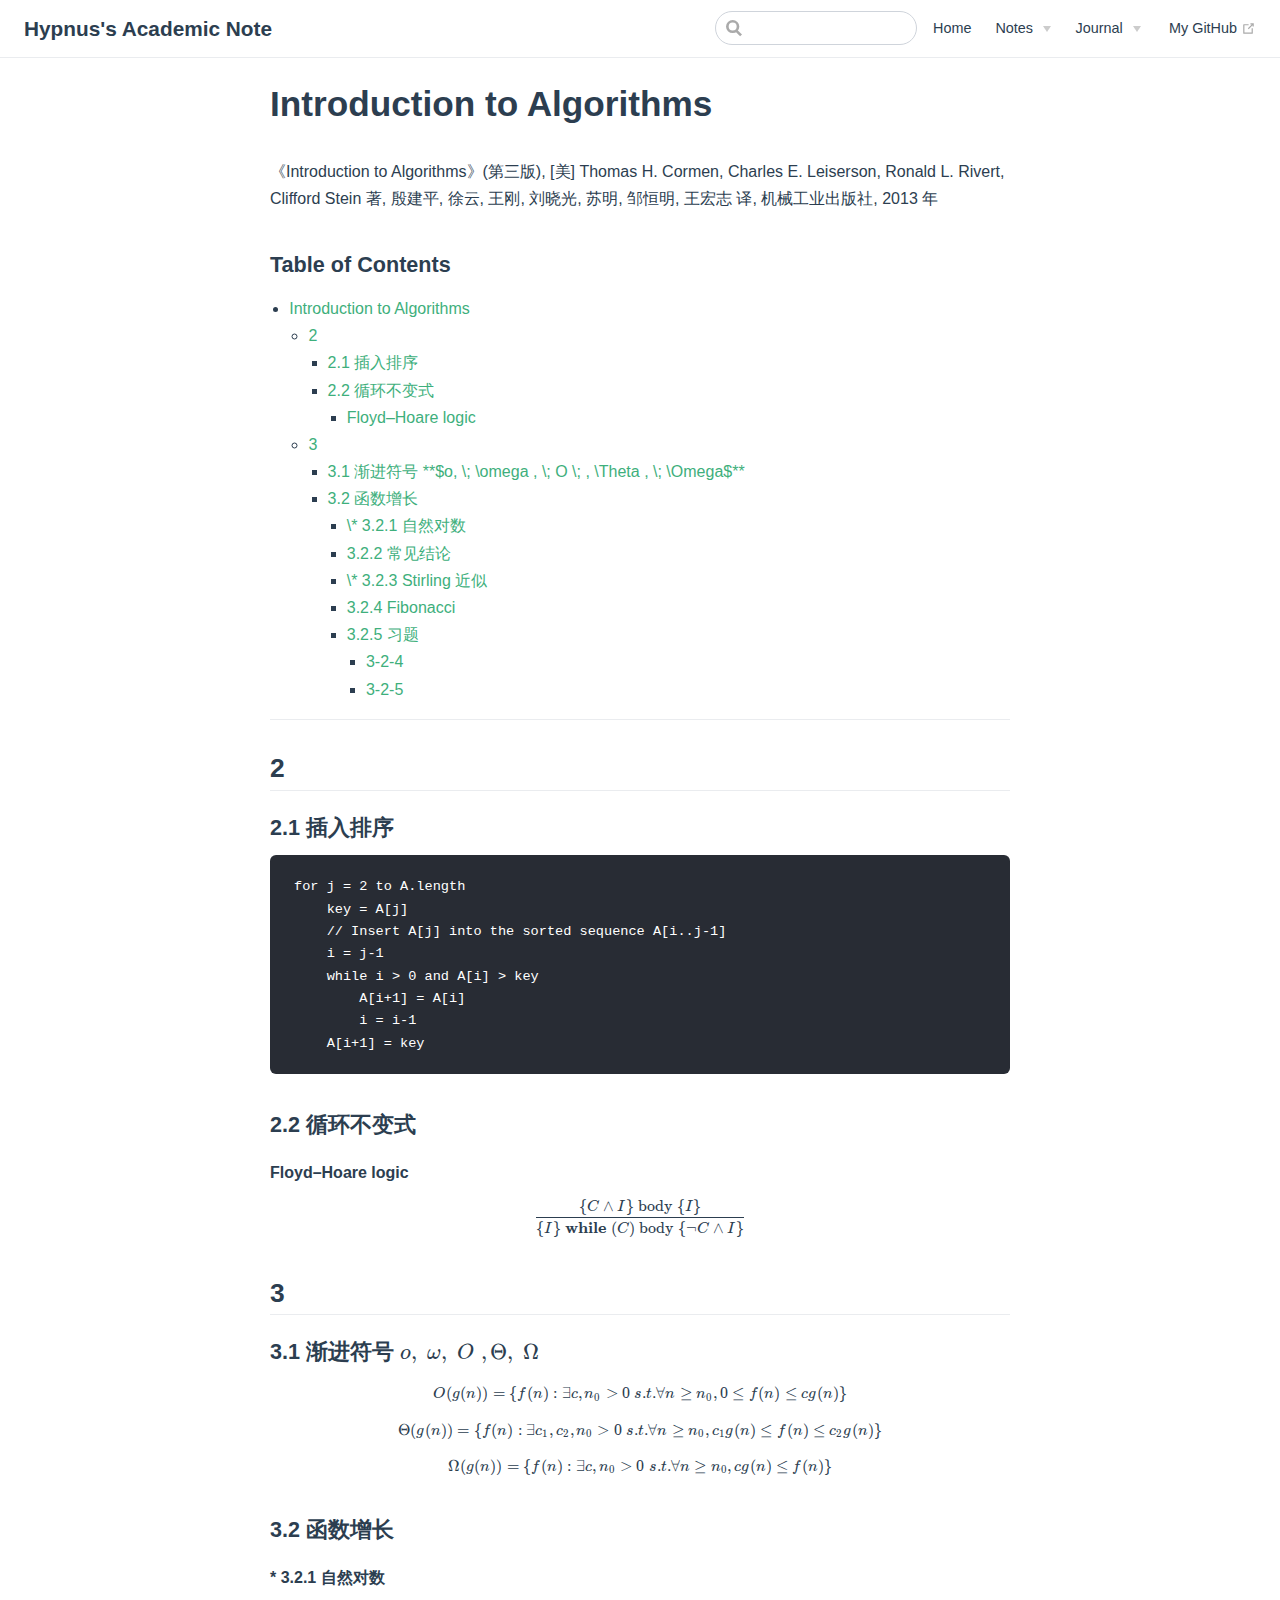
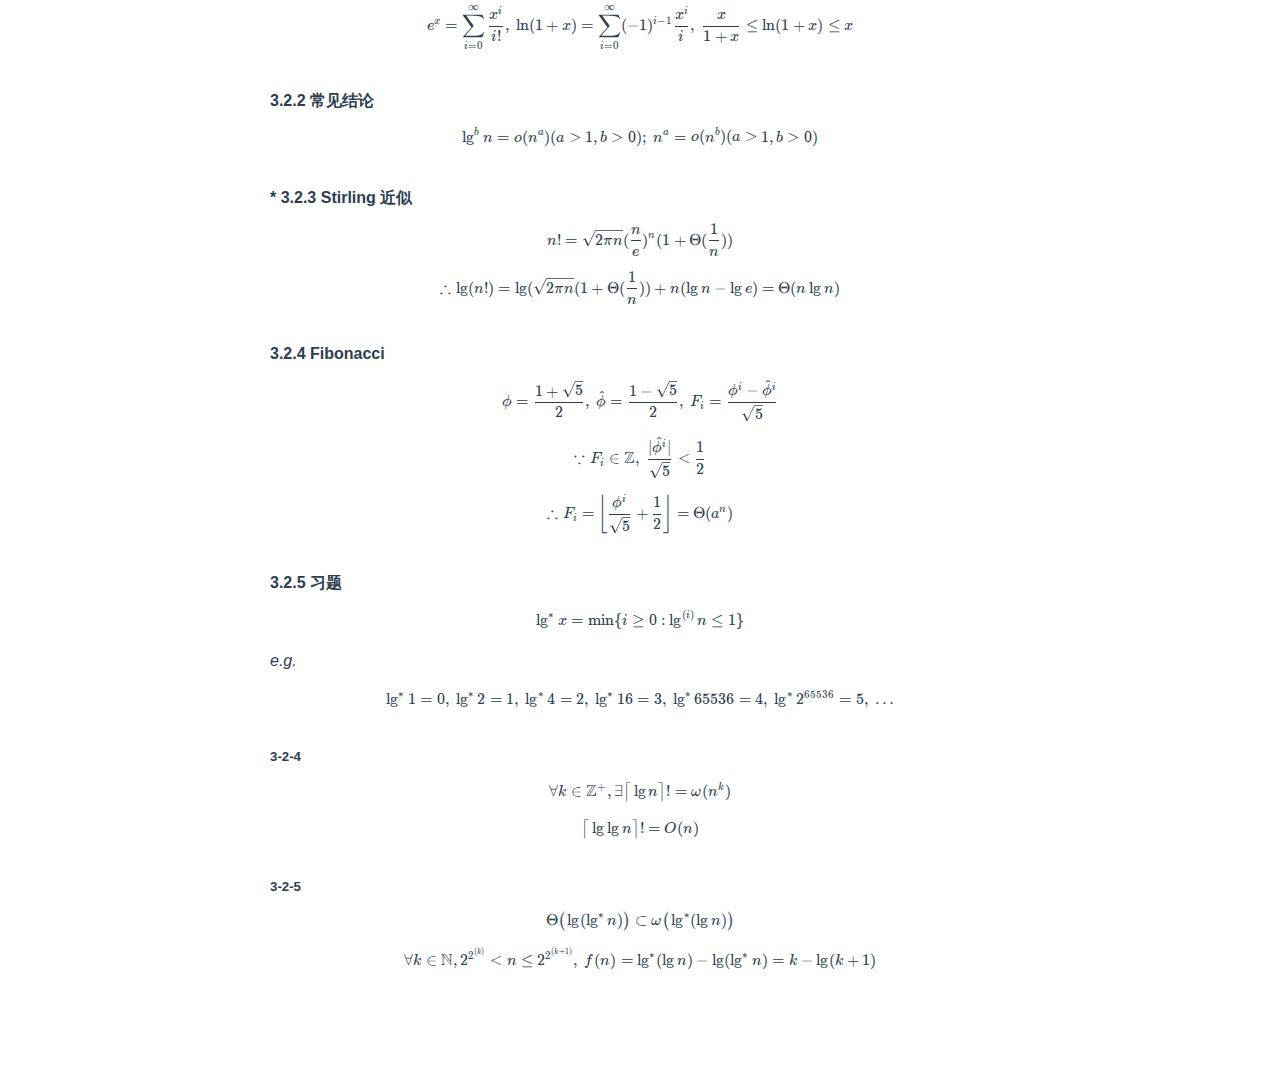
<file: Notes/Algorithms/Introduction_to_Algorithms.html>
<!DOCTYPE html>
<html lang="en-US">
  <head>
    <meta charset="utf-8">
    <meta name="viewport" content="width=device-width,initial-scale=1">
    <title>Introduction to Algorithms | Hypnus&#39;s Academic Note</title>
    <meta name="description" content="An NLP engineer&#39;s notebook.">
    <link rel="icon" href="/logo.ico">
    
    <link rel="preload" href="/assets/css/0.styles.a6483f42.css" as="style"><link rel="preload" href="/assets/js/app.bc7851e8.js" as="script"><link rel="preload" href="/assets/js/2.97db4873.js" as="script"><link rel="preload" href="/assets/js/8.c0a51323.js" as="script"><link rel="prefetch" href="/assets/js/10.29d3b630.js"><link rel="prefetch" href="/assets/js/11.9e46f556.js"><link rel="prefetch" href="/assets/js/3.4dd3f185.js"><link rel="prefetch" href="/assets/js/4.0df8dc0a.js"><link rel="prefetch" href="/assets/js/5.6d19eb4e.js"><link rel="prefetch" href="/assets/js/6.b1f34cd3.js"><link rel="prefetch" href="/assets/js/7.6a9f70b5.js"><link rel="prefetch" href="/assets/js/9.5d960c30.js">
    <link rel="stylesheet" href="/assets/css/0.styles.a6483f42.css">
  </head>
  <body>
    <div id="app" data-server-rendered="true"><div class="theme-container no-sidebar"><header class="navbar"><div class="sidebar-button"><svg xmlns="http://www.w3.org/2000/svg" aria-hidden="true" role="img" viewBox="0 0 448 512" class="icon"><path fill="currentColor" d="M436 124H12c-6.627 0-12-5.373-12-12V80c0-6.627 5.373-12 12-12h424c6.627 0 12 5.373 12 12v32c0 6.627-5.373 12-12 12zm0 160H12c-6.627 0-12-5.373-12-12v-32c0-6.627 5.373-12 12-12h424c6.627 0 12 5.373 12 12v32c0 6.627-5.373 12-12 12zm0 160H12c-6.627 0-12-5.373-12-12v-32c0-6.627 5.373-12 12-12h424c6.627 0 12 5.373 12 12v32c0 6.627-5.373 12-12 12z"></path></svg></div> <a href="/" class="home-link router-link-active"><!----> <span class="site-name">Hypnus's Academic Note</span></a> <div class="links"><div class="search-box"><input aria-label="Search" autocomplete="off" spellcheck="false" value=""> <!----></div> <nav class="nav-links can-hide"><div class="nav-item"><a href="/" class="nav-link">Home</a></div><div class="nav-item"><div class="dropdown-wrapper"><a class="dropdown-title"><span class="title">Notes</span> <span class="arrow right"></span></a> <ul class="nav-dropdown" style="display:none;"><li class="dropdown-item"><h4>Mathematics</h4> <ul class="dropdown-subitem-wrapper"><li class="dropdown-subitem"><a href="/Notes/Mathematics/Advanced_Algebra.html" class="nav-link">Advanced Algebra</a></li></ul></li><li class="dropdown-item"><h4>Algorithms</h4> <ul class="dropdown-subitem-wrapper"><li class="dropdown-subitem"><a href="/Notes/Algorithms/Introduction_to_Algorithms.html" class="nav-link router-link-exact-active router-link-active">Introduction to Algorithms</a></li></ul></li></ul></div></div><div class="nav-item"><div class="dropdown-wrapper"><a class="dropdown-title"><span class="title">Journal</span> <span class="arrow right"></span></a> <ul class="nav-dropdown" style="display:none;"><li class="dropdown-item"><h4>OKR</h4> <ul class="dropdown-subitem-wrapper"><li class="dropdown-subitem"><a href="/Journal/OKR/2020.html" class="nav-link">2020</a></li></ul></li><li class="dropdown-item"><h4>PCDA</h4> <ul class="dropdown-subitem-wrapper"><li class="dropdown-subitem"><a href="/Journal/PCDA/2020.html" class="nav-link">2020</a></li></ul></li></ul></div></div> <a href="https://github.com/hypnus-yuan/hypnus-yuan.github.io" target="_blank" rel="noopener noreferrer" class="repo-link">
    My GitHub
    <svg xmlns="http://www.w3.org/2000/svg" aria-hidden="true" x="0px" y="0px" viewBox="0 0 100 100" width="15" height="15" class="icon outbound"><path fill="currentColor" d="M18.8,85.1h56l0,0c2.2,0,4-1.8,4-4v-32h-8v28h-48v-48h28v-8h-32l0,0c-2.2,0-4,1.8-4,4v56C14.8,83.3,16.6,85.1,18.8,85.1z"></path> <polygon fill="currentColor" points="45.7,48.7 51.3,54.3 77.2,28.5 77.2,37.2 85.2,37.2 85.2,14.9 62.8,14.9 62.8,22.9 71.5,22.9"></polygon></svg></a></nav></div></header> <div class="sidebar-mask"></div> <aside class="sidebar"><nav class="nav-links"><div class="nav-item"><a href="/" class="nav-link">Home</a></div><div class="nav-item"><div class="dropdown-wrapper"><a class="dropdown-title"><span class="title">Notes</span> <span class="arrow right"></span></a> <ul class="nav-dropdown" style="display:none;"><li class="dropdown-item"><h4>Mathematics</h4> <ul class="dropdown-subitem-wrapper"><li class="dropdown-subitem"><a href="/Notes/Mathematics/Advanced_Algebra.html" class="nav-link">Advanced Algebra</a></li></ul></li><li class="dropdown-item"><h4>Algorithms</h4> <ul class="dropdown-subitem-wrapper"><li class="dropdown-subitem"><a href="/Notes/Algorithms/Introduction_to_Algorithms.html" class="nav-link router-link-exact-active router-link-active">Introduction to Algorithms</a></li></ul></li></ul></div></div><div class="nav-item"><div class="dropdown-wrapper"><a class="dropdown-title"><span class="title">Journal</span> <span class="arrow right"></span></a> <ul class="nav-dropdown" style="display:none;"><li class="dropdown-item"><h4>OKR</h4> <ul class="dropdown-subitem-wrapper"><li class="dropdown-subitem"><a href="/Journal/OKR/2020.html" class="nav-link">2020</a></li></ul></li><li class="dropdown-item"><h4>PCDA</h4> <ul class="dropdown-subitem-wrapper"><li class="dropdown-subitem"><a href="/Journal/PCDA/2020.html" class="nav-link">2020</a></li></ul></li></ul></div></div> <a href="https://github.com/hypnus-yuan/hypnus-yuan.github.io" target="_blank" rel="noopener noreferrer" class="repo-link">
    My GitHub
    <svg xmlns="http://www.w3.org/2000/svg" aria-hidden="true" x="0px" y="0px" viewBox="0 0 100 100" width="15" height="15" class="icon outbound"><path fill="currentColor" d="M18.8,85.1h56l0,0c2.2,0,4-1.8,4-4v-32h-8v28h-48v-48h28v-8h-32l0,0c-2.2,0-4,1.8-4,4v56C14.8,83.3,16.6,85.1,18.8,85.1z"></path> <polygon fill="currentColor" points="45.7,48.7 51.3,54.3 77.2,28.5 77.2,37.2 85.2,37.2 85.2,14.9 62.8,14.9 62.8,22.9 71.5,22.9"></polygon></svg></a></nav>  <!----> </aside> <main class="page"> <div class="theme-default-content content__default"><h1><a id="Introduction_to_Algorithms_0"></a><a href="#introduction-to-algorithms" aria-hidden="true" class="header-anchor">#</a> Introduction to Algorithms</h1> <p>《Introduction to Algorithms》(第三版), [美] Thomas H. Cormen, Charles E. Leiserson, Ronald L. Rivert, Clifford Stein 著, 殷建平, 徐云, 王刚, 刘晓光, 苏明, 邹恒明, 王宏志 译, 机械工业出版社, 2013 年</p> <p></p><h3>Table of Contents</h3><ul><li><a href="#Introduction_to_Algorithms_0">Introduction to Algorithms</a></li><ul><li><a href="#2_10">2</a></li><ul><li><a href="#21__12">2.1 插入排序</a></li><li><a href="#22__25">2.2 循环不变式</a></li><ul><li><a href="#FloydHoare_logic_27">Floyd–Hoare logic</a></li></ul></ul><li><a href="#3_35">3</a></li><ul><li><a href="#31__o__omega___O____Theta___Omega_37">3.1 渐进符号 **$o, \; \omega , \; O \; ,  \Theta , \; \Omega$**</a></li><li><a href="#32__54">3.2 函数增长</a></li><ul><li><a href="#_321__56">\* 3.2.1 自然对数</a></li><li><a href="#322__64">3.2.2 常见结论</a></li><li><a href="#_323_Stirling__71">\* 3.2.3 Stirling 近似</a></li><li><a href="#324_Fibonacci_83">3.2.4 Fibonacci</a></li><li><a href="#325__100">3.2.5 习题</a></li><ul><li><a href="#324_118">3-2-4</a></li><li><a href="#325_128">3-2-5</a></li></ul></ul></ul></ul></ul><p></p> <hr> <h2><a id="2_10"></a><a href="#_2" aria-hidden="true" class="header-anchor">#</a> 2</h2> <h3><a id="21__12"></a><a href="#_2-1-插入排序" aria-hidden="true" class="header-anchor">#</a> 2.1 插入排序</h3> <div class="language-pseudocode extra-class"><pre class="language-text"><code>for j = 2 to A.length
    key = A[j]
    // Insert A[j] into the sorted sequence A[i..j-1]
    i = j-1
    while i &gt; 0 and A[i] &gt; key
        A[i+1] = A[i]
        i = i-1
    A[i+1] = key
</code></pre></div><h3><a id="22__25"></a><a href="#_2-2-循环不变式" aria-hidden="true" class="header-anchor">#</a> 2.2 循环不变式</h3> <h4><a id="FloydHoare_logic_27"></a><a href="#floyd–hoare-logic" aria-hidden="true" class="header-anchor">#</a> Floyd–Hoare logic</h4> <section><div class="vuepress-eqn"><span class="katex-display"><span class="katex"><span class="katex-mathml"><math xmlns="http://www.w3.org/1998/Math/MathML"><semantics><mrow><mfrac><mrow><mo stretchy="false">{</mo><mi>C</mi><mo>∧</mo><mi>I</mi><mo stretchy="false">}</mo><mtext></mtext><mrow><mi mathvariant="normal">b</mi><mi mathvariant="normal">o</mi><mi mathvariant="normal">d</mi><mi mathvariant="normal">y</mi></mrow><mtext></mtext><mo stretchy="false">{</mo><mi>I</mi><mo stretchy="false">}</mo></mrow><mrow><mo stretchy="false">{</mo><mi>I</mi><mo stretchy="false">}</mo><mtext></mtext><mrow><mi mathvariant="bold">w</mi><mi mathvariant="bold">h</mi><mi mathvariant="bold">i</mi><mi mathvariant="bold">l</mi><mi mathvariant="bold">e</mi></mrow><mtext></mtext><mo stretchy="false">(</mo><mi>C</mi><mo stretchy="false">)</mo><mtext></mtext><mrow><mi mathvariant="normal">b</mi><mi mathvariant="normal">o</mi><mi mathvariant="normal">d</mi><mi mathvariant="normal">y</mi></mrow><mtext></mtext><mo stretchy="false">{</mo><mi mathvariant="normal">¬</mi><mi>C</mi><mo>∧</mo><mi>I</mi><mo stretchy="false">}</mo></mrow></mfrac></mrow><annotation encoding="application/x-tex">
\frac
{\{C \land I\} \; \mathrm {body} \; \{ I \}}
{\{ I \} \; \mathbf {while} \; (C) \; \mathrm {body} \; \{ \lnot C \land I \}}
</annotation></semantics></math></span><span aria-hidden="true" class="katex-html"><span class="base"><span class="strut" style="height:2.363em;vertical-align:-0.936em;"></span><span class="mord"><span class="mopen nulldelimiter"></span><span class="mfrac"><span class="vlist-t vlist-t2"><span class="vlist-r"><span class="vlist" style="height:1.427em;"><span style="top:-2.314em;"><span class="pstrut" style="height:3em;"></span><span class="mord"><span class="mopen">{</span><span class="mord mathdefault" style="margin-right:0.07847em;">I</span><span class="mclose">}</span><span class="mspace" style="margin-right:0.2777777777777778em;"></span><span class="mord"><span class="mord mathbf" style="margin-right:0.01597em;">w</span><span class="mord mathbf">h</span><span class="mord mathbf">i</span><span class="mord mathbf">l</span><span class="mord mathbf">e</span></span><span class="mspace" style="margin-right:0.2777777777777778em;"></span><span class="mopen">(</span><span class="mord mathdefault" style="margin-right:0.07153em;">C</span><span class="mclose">)</span><span class="mspace" style="margin-right:0.2777777777777778em;"></span><span class="mord"><span class="mord mathrm">b</span><span class="mord mathrm">o</span><span class="mord mathrm">d</span><span class="mord mathrm" style="margin-right:0.01389em;">y</span></span><span class="mspace" style="margin-right:0.2777777777777778em;"></span><span class="mopen">{</span><span class="mord">¬</span><span class="mord mathdefault" style="margin-right:0.07153em;">C</span><span class="mspace" style="margin-right:0.2222222222222222em;"></span><span class="mbin">∧</span><span class="mspace" style="margin-right:0.2222222222222222em;"></span><span class="mord mathdefault" style="margin-right:0.07847em;">I</span><span class="mclose">}</span></span></span><span style="top:-3.23em;"><span class="pstrut" style="height:3em;"></span><span class="frac-line" style="border-bottom-width:0.04em;"></span></span><span style="top:-3.677em;"><span class="pstrut" style="height:3em;"></span><span class="mord"><span class="mopen">{</span><span class="mord mathdefault" style="margin-right:0.07153em;">C</span><span class="mspace" style="margin-right:0.2222222222222222em;"></span><span class="mbin">∧</span><span class="mspace" style="margin-right:0.2222222222222222em;"></span><span class="mord mathdefault" style="margin-right:0.07847em;">I</span><span class="mclose">}</span><span class="mspace" style="margin-right:0.2777777777777778em;"></span><span class="mord"><span class="mord mathrm">b</span><span class="mord mathrm">o</span><span class="mord mathrm">d</span><span class="mord mathrm" style="margin-right:0.01389em;">y</span></span><span class="mspace" style="margin-right:0.2777777777777778em;"></span><span class="mopen">{</span><span class="mord mathdefault" style="margin-right:0.07847em;">I</span><span class="mclose">}</span></span></span></span><span class="vlist-s">​</span></span><span class="vlist-r"><span class="vlist" style="height:0.936em;"><span></span></span></span></span></span><span class="mclose nulldelimiter"></span></span></span></span></span></span></div></section><h2><a id="3_35"></a><a href="#_3" aria-hidden="true" class="header-anchor">#</a> 3</h2> <h3><a id="31__o__omega___O____Theta___Omega_37"></a><a href="#_3-1-渐进符号" aria-hidden="true" class="header-anchor">#</a> 3.1 渐进符号 <strong><span class="vuepress-eq"><span class="katex"><span class="katex-mathml"><math xmlns="http://www.w3.org/1998/Math/MathML"><semantics><mrow><mi>o</mi><mo separator="true">,</mo><mtext></mtext><mi>ω</mi><mo separator="true">,</mo><mtext></mtext><mi>O</mi><mtext></mtext><mo separator="true">,</mo><mi mathvariant="normal">Θ</mi><mo separator="true">,</mo><mtext></mtext><mi mathvariant="normal">Ω</mi></mrow><annotation encoding="application/x-tex">o, \; \omega , \; O \; ,  \Theta , \; \Omega</annotation></semantics></math></span><span aria-hidden="true" class="katex-html"><span class="base"><span class="strut" style="height:0.8777699999999999em;vertical-align:-0.19444em;"></span><span class="mord mathdefault">o</span><span class="mpunct">,</span><span class="mspace" style="margin-right:0.16666666666666666em;"></span><span class="mspace" style="margin-right:0.2777777777777778em;"></span><span class="mord mathdefault" style="margin-right:0.03588em;">ω</span><span class="mpunct">,</span><span class="mspace" style="margin-right:0.16666666666666666em;"></span><span class="mspace" style="margin-right:0.2777777777777778em;"></span><span class="mord mathdefault" style="margin-right:0.02778em;">O</span><span class="mspace" style="margin-right:0.2777777777777778em;"></span><span class="mpunct">,</span><span class="mspace" style="margin-right:0.16666666666666666em;"></span><span class="mord">Θ</span><span class="mpunct">,</span><span class="mspace" style="margin-right:0.16666666666666666em;"></span><span class="mspace" style="margin-right:0.2777777777777778em;"></span><span class="mord">Ω</span></span></span></span></span></strong></h3> <section><div class="vuepress-eqn"><span class="katex-display"><span class="katex"><span class="katex-mathml"><math xmlns="http://www.w3.org/1998/Math/MathML"><semantics><mrow><mi>O</mi><mo stretchy="false">(</mo><mi>g</mi><mo stretchy="false">(</mo><mi>n</mi><mo stretchy="false">)</mo><mo stretchy="false">)</mo><mo>=</mo><mo stretchy="false">{</mo><mi>f</mi><mo stretchy="false">(</mo><mi>n</mi><mo stretchy="false">)</mo><mo>:</mo><mi mathvariant="normal">∃</mi><mi>c</mi><mo separator="true">,</mo><msub><mi>n</mi><mn>0</mn></msub><mo>&gt;</mo><mn>0</mn><mtext></mtext><mi>s</mi><mi mathvariant="normal">.</mi><mi>t</mi><mi mathvariant="normal">.</mi><mi mathvariant="normal">∀</mi><mi>n</mi><mo>≥</mo><msub><mi>n</mi><mn>0</mn></msub><mo separator="true">,</mo><mn>0</mn><mo>≤</mo><mi>f</mi><mo stretchy="false">(</mo><mi>n</mi><mo stretchy="false">)</mo><mo>≤</mo><mi>c</mi><mi>g</mi><mo stretchy="false">(</mo><mi>n</mi><mo stretchy="false">)</mo><mo stretchy="false">}</mo></mrow><annotation encoding="application/x-tex">
O(g(n)) = \{ f(n): \exists c,n_0 &gt; 0 \;
s.t. \forall n \ge n_0, 0 \le f(n) \le cg(n) \}
</annotation></semantics></math></span><span aria-hidden="true" class="katex-html"><span class="base"><span class="strut" style="height:1em;vertical-align:-0.25em;"></span><span class="mord mathdefault" style="margin-right:0.02778em;">O</span><span class="mopen">(</span><span class="mord mathdefault" style="margin-right:0.03588em;">g</span><span class="mopen">(</span><span class="mord mathdefault">n</span><span class="mclose">)</span><span class="mclose">)</span><span class="mspace" style="margin-right:0.2777777777777778em;"></span><span class="mrel">=</span><span class="mspace" style="margin-right:0.2777777777777778em;"></span></span><span class="base"><span class="strut" style="height:1em;vertical-align:-0.25em;"></span><span class="mopen">{</span><span class="mord mathdefault" style="margin-right:0.10764em;">f</span><span class="mopen">(</span><span class="mord mathdefault">n</span><span class="mclose">)</span><span class="mspace" style="margin-right:0.2777777777777778em;"></span><span class="mrel">:</span><span class="mspace" style="margin-right:0.2777777777777778em;"></span></span><span class="base"><span class="strut" style="height:0.8888799999999999em;vertical-align:-0.19444em;"></span><span class="mord">∃</span><span class="mord mathdefault">c</span><span class="mpunct">,</span><span class="mspace" style="margin-right:0.16666666666666666em;"></span><span class="mord"><span class="mord mathdefault">n</span><span class="msupsub"><span class="vlist-t vlist-t2"><span class="vlist-r"><span class="vlist" style="height:0.30110799999999993em;"><span style="top:-2.5500000000000003em;margin-left:0em;margin-right:0.05em;"><span class="pstrut" style="height:2.7em;"></span><span class="sizing reset-size6 size3 mtight"><span class="mord mtight">0</span></span></span></span><span class="vlist-s">​</span></span><span class="vlist-r"><span class="vlist" style="height:0.15em;"><span></span></span></span></span></span></span><span class="mspace" style="margin-right:0.2777777777777778em;"></span><span class="mrel">&gt;</span><span class="mspace" style="margin-right:0.2777777777777778em;"></span></span><span class="base"><span class="strut" style="height:0.83041em;vertical-align:-0.13597em;"></span><span class="mord">0</span><span class="mspace" style="margin-right:0.2777777777777778em;"></span><span class="mord mathdefault">s</span><span class="mord">.</span><span class="mord mathdefault">t</span><span class="mord">.</span><span class="mord">∀</span><span class="mord mathdefault">n</span><span class="mspace" style="margin-right:0.2777777777777778em;"></span><span class="mrel">≥</span><span class="mspace" style="margin-right:0.2777777777777778em;"></span></span><span class="base"><span class="strut" style="height:0.8388800000000001em;vertical-align:-0.19444em;"></span><span class="mord"><span class="mord mathdefault">n</span><span class="msupsub"><span class="vlist-t vlist-t2"><span class="vlist-r"><span class="vlist" style="height:0.30110799999999993em;"><span style="top:-2.5500000000000003em;margin-left:0em;margin-right:0.05em;"><span class="pstrut" style="height:2.7em;"></span><span class="sizing reset-size6 size3 mtight"><span class="mord mtight">0</span></span></span></span><span class="vlist-s">​</span></span><span class="vlist-r"><span class="vlist" style="height:0.15em;"><span></span></span></span></span></span></span><span class="mpunct">,</span><span class="mspace" style="margin-right:0.16666666666666666em;"></span><span class="mord">0</span><span class="mspace" style="margin-right:0.2777777777777778em;"></span><span class="mrel">≤</span><span class="mspace" style="margin-right:0.2777777777777778em;"></span></span><span class="base"><span class="strut" style="height:1em;vertical-align:-0.25em;"></span><span class="mord mathdefault" style="margin-right:0.10764em;">f</span><span class="mopen">(</span><span class="mord mathdefault">n</span><span class="mclose">)</span><span class="mspace" style="margin-right:0.2777777777777778em;"></span><span class="mrel">≤</span><span class="mspace" style="margin-right:0.2777777777777778em;"></span></span><span class="base"><span class="strut" style="height:1em;vertical-align:-0.25em;"></span><span class="mord mathdefault">c</span><span class="mord mathdefault" style="margin-right:0.03588em;">g</span><span class="mopen">(</span><span class="mord mathdefault">n</span><span class="mclose">)</span><span class="mclose">}</span></span></span></span></span></div></section><section><div class="vuepress-eqn"><span class="katex-display"><span class="katex"><span class="katex-mathml"><math xmlns="http://www.w3.org/1998/Math/MathML"><semantics><mrow><mi mathvariant="normal">Θ</mi><mo stretchy="false">(</mo><mi>g</mi><mo stretchy="false">(</mo><mi>n</mi><mo stretchy="false">)</mo><mo stretchy="false">)</mo><mo>=</mo><mo stretchy="false">{</mo><mi>f</mi><mo stretchy="false">(</mo><mi>n</mi><mo stretchy="false">)</mo><mo>:</mo><mi mathvariant="normal">∃</mi><msub><mi>c</mi><mn>1</mn></msub><mo separator="true">,</mo><msub><mi>c</mi><mn>2</mn></msub><mo separator="true">,</mo><msub><mi>n</mi><mn>0</mn></msub><mo>&gt;</mo><mn>0</mn><mtext></mtext><mi>s</mi><mi mathvariant="normal">.</mi><mi>t</mi><mi mathvariant="normal">.</mi><mi mathvariant="normal">∀</mi><mi>n</mi><mo>≥</mo><msub><mi>n</mi><mn>0</mn></msub><mo separator="true">,</mo><msub><mi>c</mi><mn>1</mn></msub><mi>g</mi><mo stretchy="false">(</mo><mi>n</mi><mo stretchy="false">)</mo><mo>≤</mo><mi>f</mi><mo stretchy="false">(</mo><mi>n</mi><mo stretchy="false">)</mo><mo>≤</mo><msub><mi>c</mi><mn>2</mn></msub><mi>g</mi><mo stretchy="false">(</mo><mi>n</mi><mo stretchy="false">)</mo><mo stretchy="false">}</mo></mrow><annotation encoding="application/x-tex">
\Theta (g(n)) = \{ f(n): \exists c_1,c_2,n_0 &gt; 0 \;
s.t. \forall n \ge n_0, c_1 g(n) \le f(n) \le c_2 g(n) \}
</annotation></semantics></math></span><span aria-hidden="true" class="katex-html"><span class="base"><span class="strut" style="height:1em;vertical-align:-0.25em;"></span><span class="mord">Θ</span><span class="mopen">(</span><span class="mord mathdefault" style="margin-right:0.03588em;">g</span><span class="mopen">(</span><span class="mord mathdefault">n</span><span class="mclose">)</span><span class="mclose">)</span><span class="mspace" style="margin-right:0.2777777777777778em;"></span><span class="mrel">=</span><span class="mspace" style="margin-right:0.2777777777777778em;"></span></span><span class="base"><span class="strut" style="height:1em;vertical-align:-0.25em;"></span><span class="mopen">{</span><span class="mord mathdefault" style="margin-right:0.10764em;">f</span><span class="mopen">(</span><span class="mord mathdefault">n</span><span class="mclose">)</span><span class="mspace" style="margin-right:0.2777777777777778em;"></span><span class="mrel">:</span><span class="mspace" style="margin-right:0.2777777777777778em;"></span></span><span class="base"><span class="strut" style="height:0.8888799999999999em;vertical-align:-0.19444em;"></span><span class="mord">∃</span><span class="mord"><span class="mord mathdefault">c</span><span class="msupsub"><span class="vlist-t vlist-t2"><span class="vlist-r"><span class="vlist" style="height:0.30110799999999993em;"><span style="top:-2.5500000000000003em;margin-left:0em;margin-right:0.05em;"><span class="pstrut" style="height:2.7em;"></span><span class="sizing reset-size6 size3 mtight"><span class="mord mtight">1</span></span></span></span><span class="vlist-s">​</span></span><span class="vlist-r"><span class="vlist" style="height:0.15em;"><span></span></span></span></span></span></span><span class="mpunct">,</span><span class="mspace" style="margin-right:0.16666666666666666em;"></span><span class="mord"><span class="mord mathdefault">c</span><span class="msupsub"><span class="vlist-t vlist-t2"><span class="vlist-r"><span class="vlist" style="height:0.30110799999999993em;"><span style="top:-2.5500000000000003em;margin-left:0em;margin-right:0.05em;"><span class="pstrut" style="height:2.7em;"></span><span class="sizing reset-size6 size3 mtight"><span class="mord mtight">2</span></span></span></span><span class="vlist-s">​</span></span><span class="vlist-r"><span class="vlist" style="height:0.15em;"><span></span></span></span></span></span></span><span class="mpunct">,</span><span class="mspace" style="margin-right:0.16666666666666666em;"></span><span class="mord"><span class="mord mathdefault">n</span><span class="msupsub"><span class="vlist-t vlist-t2"><span class="vlist-r"><span class="vlist" style="height:0.30110799999999993em;"><span style="top:-2.5500000000000003em;margin-left:0em;margin-right:0.05em;"><span class="pstrut" style="height:2.7em;"></span><span class="sizing reset-size6 size3 mtight"><span class="mord mtight">0</span></span></span></span><span class="vlist-s">​</span></span><span class="vlist-r"><span class="vlist" style="height:0.15em;"><span></span></span></span></span></span></span><span class="mspace" style="margin-right:0.2777777777777778em;"></span><span class="mrel">&gt;</span><span class="mspace" style="margin-right:0.2777777777777778em;"></span></span><span class="base"><span class="strut" style="height:0.83041em;vertical-align:-0.13597em;"></span><span class="mord">0</span><span class="mspace" style="margin-right:0.2777777777777778em;"></span><span class="mord mathdefault">s</span><span class="mord">.</span><span class="mord mathdefault">t</span><span class="mord">.</span><span class="mord">∀</span><span class="mord mathdefault">n</span><span class="mspace" style="margin-right:0.2777777777777778em;"></span><span class="mrel">≥</span><span class="mspace" style="margin-right:0.2777777777777778em;"></span></span><span class="base"><span class="strut" style="height:1em;vertical-align:-0.25em;"></span><span class="mord"><span class="mord mathdefault">n</span><span class="msupsub"><span class="vlist-t vlist-t2"><span class="vlist-r"><span class="vlist" style="height:0.30110799999999993em;"><span style="top:-2.5500000000000003em;margin-left:0em;margin-right:0.05em;"><span class="pstrut" style="height:2.7em;"></span><span class="sizing reset-size6 size3 mtight"><span class="mord mtight">0</span></span></span></span><span class="vlist-s">​</span></span><span class="vlist-r"><span class="vlist" style="height:0.15em;"><span></span></span></span></span></span></span><span class="mpunct">,</span><span class="mspace" style="margin-right:0.16666666666666666em;"></span><span class="mord"><span class="mord mathdefault">c</span><span class="msupsub"><span class="vlist-t vlist-t2"><span class="vlist-r"><span class="vlist" style="height:0.30110799999999993em;"><span style="top:-2.5500000000000003em;margin-left:0em;margin-right:0.05em;"><span class="pstrut" style="height:2.7em;"></span><span class="sizing reset-size6 size3 mtight"><span class="mord mtight">1</span></span></span></span><span class="vlist-s">​</span></span><span class="vlist-r"><span class="vlist" style="height:0.15em;"><span></span></span></span></span></span></span><span class="mord mathdefault" style="margin-right:0.03588em;">g</span><span class="mopen">(</span><span class="mord mathdefault">n</span><span class="mclose">)</span><span class="mspace" style="margin-right:0.2777777777777778em;"></span><span class="mrel">≤</span><span class="mspace" style="margin-right:0.2777777777777778em;"></span></span><span class="base"><span class="strut" style="height:1em;vertical-align:-0.25em;"></span><span class="mord mathdefault" style="margin-right:0.10764em;">f</span><span class="mopen">(</span><span class="mord mathdefault">n</span><span class="mclose">)</span><span class="mspace" style="margin-right:0.2777777777777778em;"></span><span class="mrel">≤</span><span class="mspace" style="margin-right:0.2777777777777778em;"></span></span><span class="base"><span class="strut" style="height:1em;vertical-align:-0.25em;"></span><span class="mord"><span class="mord mathdefault">c</span><span class="msupsub"><span class="vlist-t vlist-t2"><span class="vlist-r"><span class="vlist" style="height:0.30110799999999993em;"><span style="top:-2.5500000000000003em;margin-left:0em;margin-right:0.05em;"><span class="pstrut" style="height:2.7em;"></span><span class="sizing reset-size6 size3 mtight"><span class="mord mtight">2</span></span></span></span><span class="vlist-s">​</span></span><span class="vlist-r"><span class="vlist" style="height:0.15em;"><span></span></span></span></span></span></span><span class="mord mathdefault" style="margin-right:0.03588em;">g</span><span class="mopen">(</span><span class="mord mathdefault">n</span><span class="mclose">)</span><span class="mclose">}</span></span></span></span></span></div></section><section><div class="vuepress-eqn"><span class="katex-display"><span class="katex"><span class="katex-mathml"><math xmlns="http://www.w3.org/1998/Math/MathML"><semantics><mrow><mi mathvariant="normal">Ω</mi><mo stretchy="false">(</mo><mi>g</mi><mo stretchy="false">(</mo><mi>n</mi><mo stretchy="false">)</mo><mo stretchy="false">)</mo><mo>=</mo><mo stretchy="false">{</mo><mi>f</mi><mo stretchy="false">(</mo><mi>n</mi><mo stretchy="false">)</mo><mo>:</mo><mi mathvariant="normal">∃</mi><mi>c</mi><mo separator="true">,</mo><msub><mi>n</mi><mn>0</mn></msub><mo>&gt;</mo><mn>0</mn><mtext></mtext><mi>s</mi><mi mathvariant="normal">.</mi><mi>t</mi><mi mathvariant="normal">.</mi><mi mathvariant="normal">∀</mi><mi>n</mi><mo>≥</mo><msub><mi>n</mi><mn>0</mn></msub><mo separator="true">,</mo><mi>c</mi><mi>g</mi><mo stretchy="false">(</mo><mi>n</mi><mo stretchy="false">)</mo><mo>≤</mo><mi>f</mi><mo stretchy="false">(</mo><mi>n</mi><mo stretchy="false">)</mo><mo stretchy="false">}</mo></mrow><annotation encoding="application/x-tex">
\Omega (g(n)) = \{ f(n): \exists c,n_0 &gt; 0 \;
s.t. \forall n \ge n_0,  cg(n) \le f(n) \}
</annotation></semantics></math></span><span aria-hidden="true" class="katex-html"><span class="base"><span class="strut" style="height:1em;vertical-align:-0.25em;"></span><span class="mord">Ω</span><span class="mopen">(</span><span class="mord mathdefault" style="margin-right:0.03588em;">g</span><span class="mopen">(</span><span class="mord mathdefault">n</span><span class="mclose">)</span><span class="mclose">)</span><span class="mspace" style="margin-right:0.2777777777777778em;"></span><span class="mrel">=</span><span class="mspace" style="margin-right:0.2777777777777778em;"></span></span><span class="base"><span class="strut" style="height:1em;vertical-align:-0.25em;"></span><span class="mopen">{</span><span class="mord mathdefault" style="margin-right:0.10764em;">f</span><span class="mopen">(</span><span class="mord mathdefault">n</span><span class="mclose">)</span><span class="mspace" style="margin-right:0.2777777777777778em;"></span><span class="mrel">:</span><span class="mspace" style="margin-right:0.2777777777777778em;"></span></span><span class="base"><span class="strut" style="height:0.8888799999999999em;vertical-align:-0.19444em;"></span><span class="mord">∃</span><span class="mord mathdefault">c</span><span class="mpunct">,</span><span class="mspace" style="margin-right:0.16666666666666666em;"></span><span class="mord"><span class="mord mathdefault">n</span><span class="msupsub"><span class="vlist-t vlist-t2"><span class="vlist-r"><span class="vlist" style="height:0.30110799999999993em;"><span style="top:-2.5500000000000003em;margin-left:0em;margin-right:0.05em;"><span class="pstrut" style="height:2.7em;"></span><span class="sizing reset-size6 size3 mtight"><span class="mord mtight">0</span></span></span></span><span class="vlist-s">​</span></span><span class="vlist-r"><span class="vlist" style="height:0.15em;"><span></span></span></span></span></span></span><span class="mspace" style="margin-right:0.2777777777777778em;"></span><span class="mrel">&gt;</span><span class="mspace" style="margin-right:0.2777777777777778em;"></span></span><span class="base"><span class="strut" style="height:0.83041em;vertical-align:-0.13597em;"></span><span class="mord">0</span><span class="mspace" style="margin-right:0.2777777777777778em;"></span><span class="mord mathdefault">s</span><span class="mord">.</span><span class="mord mathdefault">t</span><span class="mord">.</span><span class="mord">∀</span><span class="mord mathdefault">n</span><span class="mspace" style="margin-right:0.2777777777777778em;"></span><span class="mrel">≥</span><span class="mspace" style="margin-right:0.2777777777777778em;"></span></span><span class="base"><span class="strut" style="height:1em;vertical-align:-0.25em;"></span><span class="mord"><span class="mord mathdefault">n</span><span class="msupsub"><span class="vlist-t vlist-t2"><span class="vlist-r"><span class="vlist" style="height:0.30110799999999993em;"><span style="top:-2.5500000000000003em;margin-left:0em;margin-right:0.05em;"><span class="pstrut" style="height:2.7em;"></span><span class="sizing reset-size6 size3 mtight"><span class="mord mtight">0</span></span></span></span><span class="vlist-s">​</span></span><span class="vlist-r"><span class="vlist" style="height:0.15em;"><span></span></span></span></span></span></span><span class="mpunct">,</span><span class="mspace" style="margin-right:0.16666666666666666em;"></span><span class="mord mathdefault">c</span><span class="mord mathdefault" style="margin-right:0.03588em;">g</span><span class="mopen">(</span><span class="mord mathdefault">n</span><span class="mclose">)</span><span class="mspace" style="margin-right:0.2777777777777778em;"></span><span class="mrel">≤</span><span class="mspace" style="margin-right:0.2777777777777778em;"></span></span><span class="base"><span class="strut" style="height:1em;vertical-align:-0.25em;"></span><span class="mord mathdefault" style="margin-right:0.10764em;">f</span><span class="mopen">(</span><span class="mord mathdefault">n</span><span class="mclose">)</span><span class="mclose">}</span></span></span></span></span></div></section><h3><a id="32__54"></a><a href="#_3-2-函数增长" aria-hidden="true" class="header-anchor">#</a> 3.2 函数增长</h3> <h4><a id="_321__56"></a><a href="#_3-2-1-自然对数" aria-hidden="true" class="header-anchor">#</a> * 3.2.1 自然对数</h4> <section><div class="vuepress-eqn"><span class="katex-display"><span class="katex"><span class="katex-mathml"><math xmlns="http://www.w3.org/1998/Math/MathML"><semantics><mrow><msup><mi>e</mi><mi>x</mi></msup><mo>=</mo><munderover><mo>∑</mo><mrow><mi>i</mi><mo>=</mo><mn>0</mn></mrow><mi mathvariant="normal">∞</mi></munderover><mfrac><msup><mi>x</mi><mi>i</mi></msup><mrow><mi>i</mi><mo stretchy="false">!</mo></mrow></mfrac><mo separator="true">,</mo><mtext></mtext><mi>ln</mi><mo>⁡</mo><mo stretchy="false">(</mo><mn>1</mn><mo>+</mo><mi>x</mi><mo stretchy="false">)</mo><mo>=</mo><munderover><mo>∑</mo><mrow><mi>i</mi><mo>=</mo><mn>0</mn></mrow><mi mathvariant="normal">∞</mi></munderover><mo stretchy="false">(</mo><mo>−</mo><mn>1</mn><msup><mo stretchy="false">)</mo><mrow><mi>i</mi><mo>−</mo><mn>1</mn></mrow></msup><mfrac><msup><mi>x</mi><mi>i</mi></msup><mi>i</mi></mfrac><mo separator="true">,</mo><mtext></mtext><mfrac><mi>x</mi><mrow><mn>1</mn><mo>+</mo><mi>x</mi></mrow></mfrac><mo>≤</mo><mi>ln</mi><mo>⁡</mo><mo stretchy="false">(</mo><mn>1</mn><mo>+</mo><mi>x</mi><mo stretchy="false">)</mo><mo>≤</mo><mi>x</mi></mrow><annotation encoding="application/x-tex">
e^x = \sum_{i=0}^ \infty \frac {x^i}{i!}, \;
\ln (1+x) = \sum_{i=0}^ \infty (-1)^{i-1} \frac {x^i}{i}, \;
\frac {x}{1+x} \le \ln (1+x) \le x
</annotation></semantics></math></span><span aria-hidden="true" class="katex-html"><span class="base"><span class="strut" style="height:0.7143919999999999em;vertical-align:0em;"></span><span class="mord"><span class="mord mathdefault">e</span><span class="msupsub"><span class="vlist-t"><span class="vlist-r"><span class="vlist" style="height:0.7143919999999999em;"><span style="top:-3.113em;margin-right:0.05em;"><span class="pstrut" style="height:2.7em;"></span><span class="sizing reset-size6 size3 mtight"><span class="mord mathdefault mtight">x</span></span></span></span></span></span></span></span><span class="mspace" style="margin-right:0.2777777777777778em;"></span><span class="mrel">=</span><span class="mspace" style="margin-right:0.2777777777777778em;"></span></span><span class="base"><span class="strut" style="height:2.929066em;vertical-align:-1.277669em;"></span><span class="mop op-limits"><span class="vlist-t vlist-t2"><span class="vlist-r"><span class="vlist" style="height:1.6513970000000002em;"><span style="top:-1.872331em;margin-left:0em;"><span class="pstrut" style="height:3.05em;"></span><span class="sizing reset-size6 size3 mtight"><span class="mord mtight"><span class="mord mathdefault mtight">i</span><span class="mrel mtight">=</span><span class="mord mtight">0</span></span></span></span><span style="top:-3.050005em;"><span class="pstrut" style="height:3.05em;"></span><span><span class="mop op-symbol large-op">∑</span></span></span><span style="top:-4.3000050000000005em;margin-left:0em;"><span class="pstrut" style="height:3.05em;"></span><span class="sizing reset-size6 size3 mtight"><span class="mord mtight">∞</span></span></span></span><span class="vlist-s">​</span></span><span class="vlist-r"><span class="vlist" style="height:1.277669em;"><span></span></span></span></span></span><span class="mspace" style="margin-right:0.16666666666666666em;"></span><span class="mord"><span class="mopen nulldelimiter"></span><span class="mfrac"><span class="vlist-t vlist-t2"><span class="vlist-r"><span class="vlist" style="height:1.5016639999999999em;"><span style="top:-2.314em;"><span class="pstrut" style="height:3em;"></span><span class="mord"><span class="mord mathdefault">i</span><span class="mclose">!</span></span></span><span style="top:-3.23em;"><span class="pstrut" style="height:3em;"></span><span class="frac-line" style="border-bottom-width:0.04em;"></span></span><span style="top:-3.677em;"><span class="pstrut" style="height:3em;"></span><span class="mord"><span class="mord"><span class="mord mathdefault">x</span><span class="msupsub"><span class="vlist-t"><span class="vlist-r"><span class="vlist" style="height:0.824664em;"><span style="top:-3.063em;margin-right:0.05em;"><span class="pstrut" style="height:2.7em;"></span><span class="sizing reset-size6 size3 mtight"><span class="mord mathdefault mtight">i</span></span></span></span></span></span></span></span></span></span></span><span class="vlist-s">​</span></span><span class="vlist-r"><span class="vlist" style="height:0.686em;"><span></span></span></span></span></span><span class="mclose nulldelimiter"></span></span><span class="mpunct">,</span><span class="mspace" style="margin-right:0.16666666666666666em;"></span><span class="mspace" style="margin-right:0.2777777777777778em;"></span><span class="mop">ln</span><span class="mopen">(</span><span class="mord">1</span><span class="mspace" style="margin-right:0.2222222222222222em;"></span><span class="mbin">+</span><span class="mspace" style="margin-right:0.2222222222222222em;"></span></span><span class="base"><span class="strut" style="height:1em;vertical-align:-0.25em;"></span><span class="mord mathdefault">x</span><span class="mclose">)</span><span class="mspace" style="margin-right:0.2777777777777778em;"></span><span class="mrel">=</span><span class="mspace" style="margin-right:0.2777777777777778em;"></span></span><span class="base"><span class="strut" style="height:2.929066em;vertical-align:-1.277669em;"></span><span class="mop op-limits"><span class="vlist-t vlist-t2"><span class="vlist-r"><span class="vlist" style="height:1.6513970000000002em;"><span style="top:-1.872331em;margin-left:0em;"><span class="pstrut" style="height:3.05em;"></span><span class="sizing reset-size6 size3 mtight"><span class="mord mtight"><span class="mord mathdefault mtight">i</span><span class="mrel mtight">=</span><span class="mord mtight">0</span></span></span></span><span style="top:-3.050005em;"><span class="pstrut" style="height:3.05em;"></span><span><span class="mop op-symbol large-op">∑</span></span></span><span style="top:-4.3000050000000005em;margin-left:0em;"><span class="pstrut" style="height:3.05em;"></span><span class="sizing reset-size6 size3 mtight"><span class="mord mtight">∞</span></span></span></span><span class="vlist-s">​</span></span><span class="vlist-r"><span class="vlist" style="height:1.277669em;"><span></span></span></span></span></span><span class="mopen">(</span><span class="mord">−</span><span class="mord">1</span><span class="mclose"><span class="mclose">)</span><span class="msupsub"><span class="vlist-t"><span class="vlist-r"><span class="vlist" style="height:0.874664em;"><span style="top:-3.113em;margin-right:0.05em;"><span class="pstrut" style="height:2.7em;"></span><span class="sizing reset-size6 size3 mtight"><span class="mord mtight"><span class="mord mathdefault mtight">i</span><span class="mbin mtight">−</span><span class="mord mtight">1</span></span></span></span></span></span></span></span></span><span class="mord"><span class="mopen nulldelimiter"></span><span class="mfrac"><span class="vlist-t vlist-t2"><span class="vlist-r"><span class="vlist" style="height:1.5016639999999999em;"><span style="top:-2.314em;"><span class="pstrut" style="height:3em;"></span><span class="mord"><span class="mord mathdefault">i</span></span></span><span style="top:-3.23em;"><span class="pstrut" style="height:3em;"></span><span class="frac-line" style="border-bottom-width:0.04em;"></span></span><span style="top:-3.677em;"><span class="pstrut" style="height:3em;"></span><span class="mord"><span class="mord"><span class="mord mathdefault">x</span><span class="msupsub"><span class="vlist-t"><span class="vlist-r"><span class="vlist" style="height:0.824664em;"><span style="top:-3.063em;margin-right:0.05em;"><span class="pstrut" style="height:2.7em;"></span><span class="sizing reset-size6 size3 mtight"><span class="mord mathdefault mtight">i</span></span></span></span></span></span></span></span></span></span></span><span class="vlist-s">​</span></span><span class="vlist-r"><span class="vlist" style="height:0.686em;"><span></span></span></span></span></span><span class="mclose nulldelimiter"></span></span><span class="mpunct">,</span><span class="mspace" style="margin-right:0.16666666666666666em;"></span><span class="mspace" style="margin-right:0.2777777777777778em;"></span><span class="mord"><span class="mopen nulldelimiter"></span><span class="mfrac"><span class="vlist-t vlist-t2"><span class="vlist-r"><span class="vlist" style="height:1.10756em;"><span style="top:-2.314em;"><span class="pstrut" style="height:3em;"></span><span class="mord"><span class="mord">1</span><span class="mspace" style="margin-right:0.2222222222222222em;"></span><span class="mbin">+</span><span class="mspace" style="margin-right:0.2222222222222222em;"></span><span class="mord mathdefault">x</span></span></span><span style="top:-3.23em;"><span class="pstrut" style="height:3em;"></span><span class="frac-line" style="border-bottom-width:0.04em;"></span></span><span style="top:-3.677em;"><span class="pstrut" style="height:3em;"></span><span class="mord"><span class="mord mathdefault">x</span></span></span></span><span class="vlist-s">​</span></span><span class="vlist-r"><span class="vlist" style="height:0.7693300000000001em;"><span></span></span></span></span></span><span class="mclose nulldelimiter"></span></span><span class="mspace" style="margin-right:0.2777777777777778em;"></span><span class="mrel">≤</span><span class="mspace" style="margin-right:0.2777777777777778em;"></span></span><span class="base"><span class="strut" style="height:1em;vertical-align:-0.25em;"></span><span class="mop">ln</span><span class="mopen">(</span><span class="mord">1</span><span class="mspace" style="margin-right:0.2222222222222222em;"></span><span class="mbin">+</span><span class="mspace" style="margin-right:0.2222222222222222em;"></span></span><span class="base"><span class="strut" style="height:1em;vertical-align:-0.25em;"></span><span class="mord mathdefault">x</span><span class="mclose">)</span><span class="mspace" style="margin-right:0.2777777777777778em;"></span><span class="mrel">≤</span><span class="mspace" style="margin-right:0.2777777777777778em;"></span></span><span class="base"><span class="strut" style="height:0.43056em;vertical-align:0em;"></span><span class="mord mathdefault">x</span></span></span></span></span></div></section><h4><a id="322__64"></a><a href="#_3-2-2-常见结论" aria-hidden="true" class="header-anchor">#</a> 3.2.2 常见结论</h4> <section><div class="vuepress-eqn"><span class="katex-display"><span class="katex"><span class="katex-mathml"><math xmlns="http://www.w3.org/1998/Math/MathML"><semantics><mrow><msup><mo><mi>lg</mi><mo>⁡</mo></mo><mi>b</mi></msup><mi>n</mi><mo>=</mo><mi>o</mi><mo stretchy="false">(</mo><msup><mi>n</mi><mi>a</mi></msup><mo stretchy="false">)</mo><mo stretchy="false">(</mo><mi>a</mi><mo>&gt;</mo><mn>1</mn><mo separator="true">,</mo><mi>b</mi><mo>&gt;</mo><mn>0</mn><mo stretchy="false">)</mo><mo separator="true">;</mo><mtext></mtext><msup><mi>n</mi><mi>a</mi></msup><mo>=</mo><mi>o</mi><mo stretchy="false">(</mo><msup><mi>n</mi><mi>b</mi></msup><mo stretchy="false">)</mo><mo stretchy="false">(</mo><mi>a</mi><mo>&gt;</mo><mn>1</mn><mo separator="true">,</mo><mi>b</mi><mo>&gt;</mo><mn>0</mn><mo stretchy="false">)</mo></mrow><annotation encoding="application/x-tex">
\lg ^b n = o(n^a)(a \gt 1, b&gt;0); \;
n^a = o(n^b)(a \gt 1, b&gt;0)
</annotation></semantics></math></span><span aria-hidden="true" class="katex-html"><span class="base"><span class="strut" style="height:1.1278879999999998em;vertical-align:-0.19444em;"></span><span class="mop"><span class="mop">l<span style="margin-right:0.01389em;">g</span></span><span class="msupsub"><span class="vlist-t"><span class="vlist-r"><span class="vlist" style="height:0.9334479999999998em;"><span style="top:-3.1473400000000002em;margin-right:0.05em;"><span class="pstrut" style="height:2.7em;"></span><span class="sizing reset-size6 size3 mtight"><span class="mord mathdefault mtight">b</span></span></span></span></span></span></span></span><span class="mspace" style="margin-right:0.16666666666666666em;"></span><span class="mord mathdefault">n</span><span class="mspace" style="margin-right:0.2777777777777778em;"></span><span class="mrel">=</span><span class="mspace" style="margin-right:0.2777777777777778em;"></span></span><span class="base"><span class="strut" style="height:1em;vertical-align:-0.25em;"></span><span class="mord mathdefault">o</span><span class="mopen">(</span><span class="mord"><span class="mord mathdefault">n</span><span class="msupsub"><span class="vlist-t"><span class="vlist-r"><span class="vlist" style="height:0.7143919999999999em;"><span style="top:-3.113em;margin-right:0.05em;"><span class="pstrut" style="height:2.7em;"></span><span class="sizing reset-size6 size3 mtight"><span class="mord mathdefault mtight">a</span></span></span></span></span></span></span></span><span class="mclose">)</span><span class="mopen">(</span><span class="mord mathdefault">a</span><span class="mspace" style="margin-right:0.2777777777777778em;"></span><span class="mrel">&gt;</span><span class="mspace" style="margin-right:0.2777777777777778em;"></span></span><span class="base"><span class="strut" style="height:0.8888799999999999em;vertical-align:-0.19444em;"></span><span class="mord">1</span><span class="mpunct">,</span><span class="mspace" style="margin-right:0.16666666666666666em;"></span><span class="mord mathdefault">b</span><span class="mspace" style="margin-right:0.2777777777777778em;"></span><span class="mrel">&gt;</span><span class="mspace" style="margin-right:0.2777777777777778em;"></span></span><span class="base"><span class="strut" style="height:1em;vertical-align:-0.25em;"></span><span class="mord">0</span><span class="mclose">)</span><span class="mpunct">;</span><span class="mspace" style="margin-right:0.16666666666666666em;"></span><span class="mspace" style="margin-right:0.2777777777777778em;"></span><span class="mord"><span class="mord mathdefault">n</span><span class="msupsub"><span class="vlist-t"><span class="vlist-r"><span class="vlist" style="height:0.7143919999999999em;"><span style="top:-3.113em;margin-right:0.05em;"><span class="pstrut" style="height:2.7em;"></span><span class="sizing reset-size6 size3 mtight"><span class="mord mathdefault mtight">a</span></span></span></span></span></span></span></span><span class="mspace" style="margin-right:0.2777777777777778em;"></span><span class="mrel">=</span><span class="mspace" style="margin-right:0.2777777777777778em;"></span></span><span class="base"><span class="strut" style="height:1.149108em;vertical-align:-0.25em;"></span><span class="mord mathdefault">o</span><span class="mopen">(</span><span class="mord"><span class="mord mathdefault">n</span><span class="msupsub"><span class="vlist-t"><span class="vlist-r"><span class="vlist" style="height:0.8991079999999999em;"><span style="top:-3.113em;margin-right:0.05em;"><span class="pstrut" style="height:2.7em;"></span><span class="sizing reset-size6 size3 mtight"><span class="mord mathdefault mtight">b</span></span></span></span></span></span></span></span><span class="mclose">)</span><span class="mopen">(</span><span class="mord mathdefault">a</span><span class="mspace" style="margin-right:0.2777777777777778em;"></span><span class="mrel">&gt;</span><span class="mspace" style="margin-right:0.2777777777777778em;"></span></span><span class="base"><span class="strut" style="height:0.8888799999999999em;vertical-align:-0.19444em;"></span><span class="mord">1</span><span class="mpunct">,</span><span class="mspace" style="margin-right:0.16666666666666666em;"></span><span class="mord mathdefault">b</span><span class="mspace" style="margin-right:0.2777777777777778em;"></span><span class="mrel">&gt;</span><span class="mspace" style="margin-right:0.2777777777777778em;"></span></span><span class="base"><span class="strut" style="height:1em;vertical-align:-0.25em;"></span><span class="mord">0</span><span class="mclose">)</span></span></span></span></span></div></section><h4><a id="_323_Stirling__71"></a><a href="#_3-2-3-stirling-近似" aria-hidden="true" class="header-anchor">#</a> * 3.2.3 Stirling 近似</h4> <section><div class="vuepress-eqn"><span class="katex-display"><span class="katex"><span class="katex-mathml"><math xmlns="http://www.w3.org/1998/Math/MathML"><semantics><mrow><mi>n</mi><mo stretchy="false">!</mo><mo>=</mo><msqrt><mrow><mn>2</mn><mi>π</mi><mi>n</mi></mrow></msqrt><mo stretchy="false">(</mo><mfrac><mi>n</mi><mi>e</mi></mfrac><msup><mo stretchy="false">)</mo><mi>n</mi></msup><mo stretchy="false">(</mo><mn>1</mn><mo>+</mo><mi mathvariant="normal">Θ</mi><mo stretchy="false">(</mo><mfrac><mn>1</mn><mi>n</mi></mfrac><mo stretchy="false">)</mo><mo stretchy="false">)</mo></mrow><annotation encoding="application/x-tex">
n! = \sqrt {2 \pi n} (\frac n e)^n(1+ \Theta (\frac 1 n))
</annotation></semantics></math></span><span aria-hidden="true" class="katex-html"><span class="base"><span class="strut" style="height:0.69444em;vertical-align:0em;"></span><span class="mord mathdefault">n</span><span class="mclose">!</span><span class="mspace" style="margin-right:0.2777777777777778em;"></span><span class="mrel">=</span><span class="mspace" style="margin-right:0.2777777777777778em;"></span></span><span class="base"><span class="strut" style="height:1.7935600000000003em;vertical-align:-0.686em;"></span><span class="mord sqrt"><span class="vlist-t vlist-t2"><span class="vlist-r"><span class="vlist" style="height:0.956095em;"><span class="svg-align" style="top:-3em;"><span class="pstrut" style="height:3em;"></span><span class="mord" style="padding-left:0.833em;"><span class="mord">2</span><span class="mord mathdefault" style="margin-right:0.03588em;">π</span><span class="mord mathdefault">n</span></span></span><span style="top:-2.916095em;"><span class="pstrut" style="height:3em;"></span><span class="hide-tail" style="min-width:0.853em;height:1.08em;"><svg width="400em" height="1.08em" viewBox="0 0 400000 1080" preserveAspectRatio="xMinYMin slice"><path d="M95,702
c-2.7,0,-7.17,-2.7,-13.5,-8c-5.8,-5.3,-9.5,-10,-9.5,-14
c0,-2,0.3,-3.3,1,-4c1.3,-2.7,23.83,-20.7,67.5,-54
c44.2,-33.3,65.8,-50.3,66.5,-51c1.3,-1.3,3,-2,5,-2c4.7,0,8.7,3.3,12,10
s173,378,173,378c0.7,0,35.3,-71,104,-213c68.7,-142,137.5,-285,206.5,-429
c69,-144,104.5,-217.7,106.5,-221
l0 -0
c5.3,-9.3,12,-14,20,-14
H400000v40H845.2724
s-225.272,467,-225.272,467s-235,486,-235,486c-2.7,4.7,-9,7,-19,7
c-6,0,-10,-1,-12,-3s-194,-422,-194,-422s-65,47,-65,47z
M834 80h400000v40h-400000z"></path></svg></span></span></span><span class="vlist-s">​</span></span><span class="vlist-r"><span class="vlist" style="height:0.08390500000000001em;"><span></span></span></span></span></span><span class="mopen">(</span><span class="mord"><span class="mopen nulldelimiter"></span><span class="mfrac"><span class="vlist-t vlist-t2"><span class="vlist-r"><span class="vlist" style="height:1.10756em;"><span style="top:-2.314em;"><span class="pstrut" style="height:3em;"></span><span class="mord mathdefault">e</span></span><span style="top:-3.23em;"><span class="pstrut" style="height:3em;"></span><span class="frac-line" style="border-bottom-width:0.04em;"></span></span><span style="top:-3.677em;"><span class="pstrut" style="height:3em;"></span><span class="mord mathdefault">n</span></span></span><span class="vlist-s">​</span></span><span class="vlist-r"><span class="vlist" style="height:0.686em;"><span></span></span></span></span></span><span class="mclose nulldelimiter"></span></span><span class="mclose"><span class="mclose">)</span><span class="msupsub"><span class="vlist-t"><span class="vlist-r"><span class="vlist" style="height:0.7143919999999999em;"><span style="top:-3.113em;margin-right:0.05em;"><span class="pstrut" style="height:2.7em;"></span><span class="sizing reset-size6 size3 mtight"><span class="mord mathdefault mtight">n</span></span></span></span></span></span></span></span><span class="mopen">(</span><span class="mord">1</span><span class="mspace" style="margin-right:0.2222222222222222em;"></span><span class="mbin">+</span><span class="mspace" style="margin-right:0.2222222222222222em;"></span></span><span class="base"><span class="strut" style="height:2.00744em;vertical-align:-0.686em;"></span><span class="mord">Θ</span><span class="mopen">(</span><span class="mord"><span class="mopen nulldelimiter"></span><span class="mfrac"><span class="vlist-t vlist-t2"><span class="vlist-r"><span class="vlist" style="height:1.32144em;"><span style="top:-2.314em;"><span class="pstrut" style="height:3em;"></span><span class="mord mathdefault">n</span></span><span style="top:-3.23em;"><span class="pstrut" style="height:3em;"></span><span class="frac-line" style="border-bottom-width:0.04em;"></span></span><span style="top:-3.677em;"><span class="pstrut" style="height:3em;"></span><span class="mord">1</span></span></span><span class="vlist-s">​</span></span><span class="vlist-r"><span class="vlist" style="height:0.686em;"><span></span></span></span></span></span><span class="mclose nulldelimiter"></span></span><span class="mclose">)</span><span class="mclose">)</span></span></span></span></span></div></section><section><div class="vuepress-eqn"><span class="katex-display"><span class="katex"><span class="katex-mathml"><math xmlns="http://www.w3.org/1998/Math/MathML"><semantics><mrow><mo>∴</mo><mi>lg</mi><mo>⁡</mo><mo stretchy="false">(</mo><mi>n</mi><mo stretchy="false">!</mo><mo stretchy="false">)</mo><mo>=</mo><mi>lg</mi><mo>⁡</mo><mo stretchy="false">(</mo><msqrt><mrow><mn>2</mn><mi>π</mi><mi>n</mi></mrow></msqrt><mo stretchy="false">(</mo><mn>1</mn><mo>+</mo><mi mathvariant="normal">Θ</mi><mo stretchy="false">(</mo><mfrac><mn>1</mn><mi>n</mi></mfrac><mo stretchy="false">)</mo><mo stretchy="false">)</mo><mo>+</mo><mi>n</mi><mo stretchy="false">(</mo><mi>lg</mi><mo>⁡</mo><mi>n</mi><mo>−</mo><mi>lg</mi><mo>⁡</mo><mi>e</mi><mo stretchy="false">)</mo><mo>=</mo><mi mathvariant="normal">Θ</mi><mo stretchy="false">(</mo><mi>n</mi><mi>lg</mi><mo>⁡</mo><mi>n</mi><mo stretchy="false">)</mo></mrow><annotation encoding="application/x-tex">
\therefore \lg(n!)
= \lg (\sqrt {2 \pi n}(1+ \Theta (\frac 1 n)) +  n (\lg n - \lg e)
= \Theta (n \lg n)
</annotation></semantics></math></span><span aria-hidden="true" class="katex-html"><span class="base"><span class="strut" style="height:0.69224em;vertical-align:0em;"></span><span class="mrel amsrm">∴</span><span class="mspace" style="margin-right:0.2777777777777778em;"></span></span><span class="base"><span class="strut" style="height:1em;vertical-align:-0.25em;"></span><span class="mop">l<span style="margin-right:0.01389em;">g</span></span><span class="mopen">(</span><span class="mord mathdefault">n</span><span class="mclose">!</span><span class="mclose">)</span><span class="mspace" style="margin-right:0.2777777777777778em;"></span><span class="mrel">=</span><span class="mspace" style="margin-right:0.2777777777777778em;"></span></span><span class="base"><span class="strut" style="height:1.206095em;vertical-align:-0.25em;"></span><span class="mop">l<span style="margin-right:0.01389em;">g</span></span><span class="mopen">(</span><span class="mord sqrt"><span class="vlist-t vlist-t2"><span class="vlist-r"><span class="vlist" style="height:0.956095em;"><span class="svg-align" style="top:-3em;"><span class="pstrut" style="height:3em;"></span><span class="mord" style="padding-left:0.833em;"><span class="mord">2</span><span class="mord mathdefault" style="margin-right:0.03588em;">π</span><span class="mord mathdefault">n</span></span></span><span style="top:-2.916095em;"><span class="pstrut" style="height:3em;"></span><span class="hide-tail" style="min-width:0.853em;height:1.08em;"><svg width="400em" height="1.08em" viewBox="0 0 400000 1080" preserveAspectRatio="xMinYMin slice"><path d="M95,702
c-2.7,0,-7.17,-2.7,-13.5,-8c-5.8,-5.3,-9.5,-10,-9.5,-14
c0,-2,0.3,-3.3,1,-4c1.3,-2.7,23.83,-20.7,67.5,-54
c44.2,-33.3,65.8,-50.3,66.5,-51c1.3,-1.3,3,-2,5,-2c4.7,0,8.7,3.3,12,10
s173,378,173,378c0.7,0,35.3,-71,104,-213c68.7,-142,137.5,-285,206.5,-429
c69,-144,104.5,-217.7,106.5,-221
l0 -0
c5.3,-9.3,12,-14,20,-14
H400000v40H845.2724
s-225.272,467,-225.272,467s-235,486,-235,486c-2.7,4.7,-9,7,-19,7
c-6,0,-10,-1,-12,-3s-194,-422,-194,-422s-65,47,-65,47z
M834 80h400000v40h-400000z"></path></svg></span></span></span><span class="vlist-s">​</span></span><span class="vlist-r"><span class="vlist" style="height:0.08390500000000001em;"><span></span></span></span></span></span><span class="mopen">(</span><span class="mord">1</span><span class="mspace" style="margin-right:0.2222222222222222em;"></span><span class="mbin">+</span><span class="mspace" style="margin-right:0.2222222222222222em;"></span></span><span class="base"><span class="strut" style="height:2.00744em;vertical-align:-0.686em;"></span><span class="mord">Θ</span><span class="mopen">(</span><span class="mord"><span class="mopen nulldelimiter"></span><span class="mfrac"><span class="vlist-t vlist-t2"><span class="vlist-r"><span class="vlist" style="height:1.32144em;"><span style="top:-2.314em;"><span class="pstrut" style="height:3em;"></span><span class="mord mathdefault">n</span></span><span style="top:-3.23em;"><span class="pstrut" style="height:3em;"></span><span class="frac-line" style="border-bottom-width:0.04em;"></span></span><span style="top:-3.677em;"><span class="pstrut" style="height:3em;"></span><span class="mord">1</span></span></span><span class="vlist-s">​</span></span><span class="vlist-r"><span class="vlist" style="height:0.686em;"><span></span></span></span></span></span><span class="mclose nulldelimiter"></span></span><span class="mclose">)</span><span class="mclose">)</span><span class="mspace" style="margin-right:0.2222222222222222em;"></span><span class="mbin">+</span><span class="mspace" style="margin-right:0.2222222222222222em;"></span></span><span class="base"><span class="strut" style="height:1em;vertical-align:-0.25em;"></span><span class="mord mathdefault">n</span><span class="mopen">(</span><span class="mop">l<span style="margin-right:0.01389em;">g</span></span><span class="mspace" style="margin-right:0.16666666666666666em;"></span><span class="mord mathdefault">n</span><span class="mspace" style="margin-right:0.2222222222222222em;"></span><span class="mbin">−</span><span class="mspace" style="margin-right:0.2222222222222222em;"></span></span><span class="base"><span class="strut" style="height:1em;vertical-align:-0.25em;"></span><span class="mop">l<span style="margin-right:0.01389em;">g</span></span><span class="mspace" style="margin-right:0.16666666666666666em;"></span><span class="mord mathdefault">e</span><span class="mclose">)</span><span class="mspace" style="margin-right:0.2777777777777778em;"></span><span class="mrel">=</span><span class="mspace" style="margin-right:0.2777777777777778em;"></span></span><span class="base"><span class="strut" style="height:1em;vertical-align:-0.25em;"></span><span class="mord">Θ</span><span class="mopen">(</span><span class="mord mathdefault">n</span><span class="mspace" style="margin-right:0.16666666666666666em;"></span><span class="mop">l<span style="margin-right:0.01389em;">g</span></span><span class="mspace" style="margin-right:0.16666666666666666em;"></span><span class="mord mathdefault">n</span><span class="mclose">)</span></span></span></span></span></div></section><h4><a id="324_Fibonacci_83"></a><a href="#_3-2-4-fibonacci" aria-hidden="true" class="header-anchor">#</a> 3.2.4 Fibonacci</h4> <section><div class="vuepress-eqn"><span class="katex-display"><span class="katex"><span class="katex-mathml"><math xmlns="http://www.w3.org/1998/Math/MathML"><semantics><mrow><mi>ϕ</mi><mo>=</mo><mfrac><mrow><mn>1</mn><mo>+</mo><msqrt><mn>5</mn></msqrt></mrow><mn>2</mn></mfrac><mo separator="true">,</mo><mtext></mtext><mover accent="true"><mi>ϕ</mi><mo>^</mo></mover><mo>=</mo><mfrac><mrow><mn>1</mn><mo>−</mo><msqrt><mn>5</mn></msqrt></mrow><mn>2</mn></mfrac><mo separator="true">,</mo><mtext></mtext><msub><mi>F</mi><mi>i</mi></msub><mo>=</mo><mfrac><mrow><msup><mi>ϕ</mi><mi>i</mi></msup><mo>−</mo><msup><mover accent="true"><mi>ϕ</mi><mo>^</mo></mover><mi>i</mi></msup></mrow><msqrt><mn>5</mn></msqrt></mfrac></mrow><annotation encoding="application/x-tex">
\phi = \frac {1 + \sqrt 5} 2, \;
\hat \phi = \frac {1 - \sqrt 5} 2 , \;
F_i = \frac {\phi ^ i - \hat \phi ^ i}{\sqrt 5}
</annotation></semantics></math></span><span aria-hidden="true" class="katex-html"><span class="base"><span class="strut" style="height:0.8888799999999999em;vertical-align:-0.19444em;"></span><span class="mord mathdefault">ϕ</span><span class="mspace" style="margin-right:0.2777777777777778em;"></span><span class="mrel">=</span><span class="mspace" style="margin-right:0.2777777777777778em;"></span></span><span class="base"><span class="strut" style="height:2.27022em;vertical-align:-0.686em;"></span><span class="mord"><span class="mopen nulldelimiter"></span><span class="mfrac"><span class="vlist-t vlist-t2"><span class="vlist-r"><span class="vlist" style="height:1.5842200000000002em;"><span style="top:-2.314em;"><span class="pstrut" style="height:3em;"></span><span class="mord">2</span></span><span style="top:-3.23em;"><span class="pstrut" style="height:3em;"></span><span class="frac-line" style="border-bottom-width:0.04em;"></span></span><span style="top:-3.677em;"><span class="pstrut" style="height:3em;"></span><span class="mord"><span class="mord">1</span><span class="mspace" style="margin-right:0.2222222222222222em;"></span><span class="mbin">+</span><span class="mspace" style="margin-right:0.2222222222222222em;"></span><span class="mord sqrt"><span class="vlist-t vlist-t2"><span class="vlist-r"><span class="vlist" style="height:0.90722em;"><span class="svg-align" style="top:-3em;"><span class="pstrut" style="height:3em;"></span><span class="mord" style="padding-left:0.833em;">5</span></span><span style="top:-2.86722em;"><span class="pstrut" style="height:3em;"></span><span class="hide-tail" style="min-width:0.853em;height:1.08em;"><svg width="400em" height="1.08em" viewBox="0 0 400000 1080" preserveAspectRatio="xMinYMin slice"><path d="M95,702
c-2.7,0,-7.17,-2.7,-13.5,-8c-5.8,-5.3,-9.5,-10,-9.5,-14
c0,-2,0.3,-3.3,1,-4c1.3,-2.7,23.83,-20.7,67.5,-54
c44.2,-33.3,65.8,-50.3,66.5,-51c1.3,-1.3,3,-2,5,-2c4.7,0,8.7,3.3,12,10
s173,378,173,378c0.7,0,35.3,-71,104,-213c68.7,-142,137.5,-285,206.5,-429
c69,-144,104.5,-217.7,106.5,-221
l0 -0
c5.3,-9.3,12,-14,20,-14
H400000v40H845.2724
s-225.272,467,-225.272,467s-235,486,-235,486c-2.7,4.7,-9,7,-19,7
c-6,0,-10,-1,-12,-3s-194,-422,-194,-422s-65,47,-65,47z
M834 80h400000v40h-400000z"></path></svg></span></span></span><span class="vlist-s">​</span></span><span class="vlist-r"><span class="vlist" style="height:0.13278em;"><span></span></span></span></span></span></span></span></span><span class="vlist-s">​</span></span><span class="vlist-r"><span class="vlist" style="height:0.686em;"><span></span></span></span></span></span><span class="mclose nulldelimiter"></span></span><span class="mpunct">,</span><span class="mspace" style="margin-right:0.16666666666666666em;"></span><span class="mspace" style="margin-right:0.2777777777777778em;"></span><span class="mord accent"><span class="vlist-t vlist-t2"><span class="vlist-r"><span class="vlist" style="height:0.9578799999999998em;"><span style="top:-3em;"><span class="pstrut" style="height:3em;"></span><span class="mord mathdefault">ϕ</span></span><span style="top:-3.26344em;"><span class="pstrut" style="height:3em;"></span><span class="accent-body" style="left:-0.16666em;"><span class="mord">^</span></span></span></span><span class="vlist-s">​</span></span><span class="vlist-r"><span class="vlist" style="height:0.19444em;"><span></span></span></span></span></span><span class="mspace" style="margin-right:0.2777777777777778em;"></span><span class="mrel">=</span><span class="mspace" style="margin-right:0.2777777777777778em;"></span></span><span class="base"><span class="strut" style="height:2.27022em;vertical-align:-0.686em;"></span><span class="mord"><span class="mopen nulldelimiter"></span><span class="mfrac"><span class="vlist-t vlist-t2"><span class="vlist-r"><span class="vlist" style="height:1.5842200000000002em;"><span style="top:-2.314em;"><span class="pstrut" style="height:3em;"></span><span class="mord">2</span></span><span style="top:-3.23em;"><span class="pstrut" style="height:3em;"></span><span class="frac-line" style="border-bottom-width:0.04em;"></span></span><span style="top:-3.677em;"><span class="pstrut" style="height:3em;"></span><span class="mord"><span class="mord">1</span><span class="mspace" style="margin-right:0.2222222222222222em;"></span><span class="mbin">−</span><span class="mspace" style="margin-right:0.2222222222222222em;"></span><span class="mord sqrt"><span class="vlist-t vlist-t2"><span class="vlist-r"><span class="vlist" style="height:0.90722em;"><span class="svg-align" style="top:-3em;"><span class="pstrut" style="height:3em;"></span><span class="mord" style="padding-left:0.833em;">5</span></span><span style="top:-2.86722em;"><span class="pstrut" style="height:3em;"></span><span class="hide-tail" style="min-width:0.853em;height:1.08em;"><svg width="400em" height="1.08em" viewBox="0 0 400000 1080" preserveAspectRatio="xMinYMin slice"><path d="M95,702
c-2.7,0,-7.17,-2.7,-13.5,-8c-5.8,-5.3,-9.5,-10,-9.5,-14
c0,-2,0.3,-3.3,1,-4c1.3,-2.7,23.83,-20.7,67.5,-54
c44.2,-33.3,65.8,-50.3,66.5,-51c1.3,-1.3,3,-2,5,-2c4.7,0,8.7,3.3,12,10
s173,378,173,378c0.7,0,35.3,-71,104,-213c68.7,-142,137.5,-285,206.5,-429
c69,-144,104.5,-217.7,106.5,-221
l0 -0
c5.3,-9.3,12,-14,20,-14
H400000v40H845.2724
s-225.272,467,-225.272,467s-235,486,-235,486c-2.7,4.7,-9,7,-19,7
c-6,0,-10,-1,-12,-3s-194,-422,-194,-422s-65,47,-65,47z
M834 80h400000v40h-400000z"></path></svg></span></span></span><span class="vlist-s">​</span></span><span class="vlist-r"><span class="vlist" style="height:0.13278em;"><span></span></span></span></span></span></span></span></span><span class="vlist-s">​</span></span><span class="vlist-r"><span class="vlist" style="height:0.686em;"><span></span></span></span></span></span><span class="mclose nulldelimiter"></span></span><span class="mpunct">,</span><span class="mspace" style="margin-right:0.16666666666666666em;"></span><span class="mspace" style="margin-right:0.2777777777777778em;"></span><span class="mord"><span class="mord mathdefault" style="margin-right:0.13889em;">F</span><span class="msupsub"><span class="vlist-t vlist-t2"><span class="vlist-r"><span class="vlist" style="height:0.31166399999999994em;"><span style="top:-2.5500000000000003em;margin-left:-0.13889em;margin-right:0.05em;"><span class="pstrut" style="height:2.7em;"></span><span class="sizing reset-size6 size3 mtight"><span class="mord mathdefault mtight">i</span></span></span></span><span class="vlist-s">​</span></span><span class="vlist-r"><span class="vlist" style="height:0.15em;"><span></span></span></span></span></span></span><span class="mspace" style="margin-right:0.2777777777777778em;"></span><span class="mrel">=</span><span class="mspace" style="margin-right:0.2777777777777778em;"></span></span><span class="base"><span class="strut" style="height:2.56488em;vertical-align:-0.93em;"></span><span class="mord"><span class="mopen nulldelimiter"></span><span class="mfrac"><span class="vlist-t vlist-t2"><span class="vlist-r"><span class="vlist" style="height:1.6348799999999999em;"><span style="top:-2.2027799999999997em;"><span class="pstrut" style="height:3em;"></span><span class="mord"><span class="mord sqrt"><span class="vlist-t vlist-t2"><span class="vlist-r"><span class="vlist" style="height:0.90722em;"><span class="svg-align" style="top:-3em;"><span class="pstrut" style="height:3em;"></span><span class="mord" style="padding-left:0.833em;">5</span></span><span style="top:-2.86722em;"><span class="pstrut" style="height:3em;"></span><span class="hide-tail" style="min-width:0.853em;height:1.08em;"><svg width="400em" height="1.08em" viewBox="0 0 400000 1080" preserveAspectRatio="xMinYMin slice"><path d="M95,702
c-2.7,0,-7.17,-2.7,-13.5,-8c-5.8,-5.3,-9.5,-10,-9.5,-14
c0,-2,0.3,-3.3,1,-4c1.3,-2.7,23.83,-20.7,67.5,-54
c44.2,-33.3,65.8,-50.3,66.5,-51c1.3,-1.3,3,-2,5,-2c4.7,0,8.7,3.3,12,10
s173,378,173,378c0.7,0,35.3,-71,104,-213c68.7,-142,137.5,-285,206.5,-429
c69,-144,104.5,-217.7,106.5,-221
l0 -0
c5.3,-9.3,12,-14,20,-14
H400000v40H845.2724
s-225.272,467,-225.272,467s-235,486,-235,486c-2.7,4.7,-9,7,-19,7
c-6,0,-10,-1,-12,-3s-194,-422,-194,-422s-65,47,-65,47z
M834 80h400000v40h-400000z"></path></svg></span></span></span><span class="vlist-s">​</span></span><span class="vlist-r"><span class="vlist" style="height:0.13278em;"><span></span></span></span></span></span></span></span><span style="top:-3.23em;"><span class="pstrut" style="height:3em;"></span><span class="frac-line" style="border-bottom-width:0.04em;"></span></span><span style="top:-3.677em;"><span class="pstrut" style="height:3em;"></span><span class="mord"><span class="mord"><span class="mord mathdefault">ϕ</span><span class="msupsub"><span class="vlist-t"><span class="vlist-r"><span class="vlist" style="height:0.824664em;"><span style="top:-3.063em;margin-right:0.05em;"><span class="pstrut" style="height:2.7em;"></span><span class="sizing reset-size6 size3 mtight"><span class="mord mathdefault mtight">i</span></span></span></span></span></span></span></span><span class="mspace" style="margin-right:0.2222222222222222em;"></span><span class="mbin">−</span><span class="mspace" style="margin-right:0.2222222222222222em;"></span><span class="mord"><span class="mord accent"><span class="vlist-t vlist-t2"><span class="vlist-r"><span class="vlist" style="height:0.9578799999999998em;"><span style="top:-3em;"><span class="pstrut" style="height:3em;"></span><span class="mord mathdefault">ϕ</span></span><span style="top:-3.26344em;"><span class="pstrut" style="height:3em;"></span><span class="accent-body" style="left:-0.16666em;"><span class="mord">^</span></span></span></span><span class="vlist-s">​</span></span><span class="vlist-r"><span class="vlist" style="height:0.19444em;"><span></span></span></span></span></span><span class="msupsub"><span class="vlist-t"><span class="vlist-r"><span class="vlist" style="height:0.824664em;"><span style="top:-3.063em;margin-right:0.05em;"><span class="pstrut" style="height:2.7em;"></span><span class="sizing reset-size6 size3 mtight"><span class="mord mathdefault mtight">i</span></span></span></span></span></span></span></span></span></span></span><span class="vlist-s">​</span></span><span class="vlist-r"><span class="vlist" style="height:0.93em;"><span></span></span></span></span></span><span class="mclose nulldelimiter"></span></span></span></span></span></span></div></section><section><div class="vuepress-eqn"><span class="katex-display"><span class="katex"><span class="katex-mathml"><math xmlns="http://www.w3.org/1998/Math/MathML"><semantics><mrow><mo>∵</mo><msub><mi>F</mi><mi>i</mi></msub><mo>∈</mo><mi mathvariant="double-struck">Z</mi><mo separator="true">,</mo><mtext></mtext><mfrac><mrow><mi mathvariant="normal">∣</mi><msup><mover accent="true"><mi>ϕ</mi><mo>^</mo></mover><mi>i</mi></msup><mi mathvariant="normal">∣</mi></mrow><msqrt><mn>5</mn></msqrt></mfrac><mo>&lt;</mo><mfrac><mn>1</mn><mn>2</mn></mfrac></mrow><annotation encoding="application/x-tex">
\because F_i \in \mathbb Z, \;
\frac {|\hat \phi ^ i|}{\sqrt 5} \lt \frac 1 2
</annotation></semantics></math></span><span aria-hidden="true" class="katex-html"><span class="base"><span class="strut" style="height:0.69224em;vertical-align:0em;"></span><span class="mrel amsrm">∵</span><span class="mspace" style="margin-right:0.2777777777777778em;"></span></span><span class="base"><span class="strut" style="height:0.83333em;vertical-align:-0.15em;"></span><span class="mord"><span class="mord mathdefault" style="margin-right:0.13889em;">F</span><span class="msupsub"><span class="vlist-t vlist-t2"><span class="vlist-r"><span class="vlist" style="height:0.31166399999999994em;"><span style="top:-2.5500000000000003em;margin-left:-0.13889em;margin-right:0.05em;"><span class="pstrut" style="height:2.7em;"></span><span class="sizing reset-size6 size3 mtight"><span class="mord mathdefault mtight">i</span></span></span></span><span class="vlist-s">​</span></span><span class="vlist-r"><span class="vlist" style="height:0.15em;"><span></span></span></span></span></span></span><span class="mspace" style="margin-right:0.2777777777777778em;"></span><span class="mrel">∈</span><span class="mspace" style="margin-right:0.2777777777777778em;"></span></span><span class="base"><span class="strut" style="height:2.56488em;vertical-align:-0.93em;"></span><span class="mord mathbb">Z</span><span class="mpunct">,</span><span class="mspace" style="margin-right:0.16666666666666666em;"></span><span class="mspace" style="margin-right:0.2777777777777778em;"></span><span class="mord"><span class="mopen nulldelimiter"></span><span class="mfrac"><span class="vlist-t vlist-t2"><span class="vlist-r"><span class="vlist" style="height:1.6348799999999999em;"><span style="top:-2.2027799999999997em;"><span class="pstrut" style="height:3em;"></span><span class="mord"><span class="mord sqrt"><span class="vlist-t vlist-t2"><span class="vlist-r"><span class="vlist" style="height:0.90722em;"><span class="svg-align" style="top:-3em;"><span class="pstrut" style="height:3em;"></span><span class="mord" style="padding-left:0.833em;">5</span></span><span style="top:-2.86722em;"><span class="pstrut" style="height:3em;"></span><span class="hide-tail" style="min-width:0.853em;height:1.08em;"><svg width="400em" height="1.08em" viewBox="0 0 400000 1080" preserveAspectRatio="xMinYMin slice"><path d="M95,702
c-2.7,0,-7.17,-2.7,-13.5,-8c-5.8,-5.3,-9.5,-10,-9.5,-14
c0,-2,0.3,-3.3,1,-4c1.3,-2.7,23.83,-20.7,67.5,-54
c44.2,-33.3,65.8,-50.3,66.5,-51c1.3,-1.3,3,-2,5,-2c4.7,0,8.7,3.3,12,10
s173,378,173,378c0.7,0,35.3,-71,104,-213c68.7,-142,137.5,-285,206.5,-429
c69,-144,104.5,-217.7,106.5,-221
l0 -0
c5.3,-9.3,12,-14,20,-14
H400000v40H845.2724
s-225.272,467,-225.272,467s-235,486,-235,486c-2.7,4.7,-9,7,-19,7
c-6,0,-10,-1,-12,-3s-194,-422,-194,-422s-65,47,-65,47z
M834 80h400000v40h-400000z"></path></svg></span></span></span><span class="vlist-s">​</span></span><span class="vlist-r"><span class="vlist" style="height:0.13278em;"><span></span></span></span></span></span></span></span><span style="top:-3.23em;"><span class="pstrut" style="height:3em;"></span><span class="frac-line" style="border-bottom-width:0.04em;"></span></span><span style="top:-3.677em;"><span class="pstrut" style="height:3em;"></span><span class="mord"><span class="mord">∣</span><span class="mord"><span class="mord accent"><span class="vlist-t vlist-t2"><span class="vlist-r"><span class="vlist" style="height:0.9578799999999998em;"><span style="top:-3em;"><span class="pstrut" style="height:3em;"></span><span class="mord mathdefault">ϕ</span></span><span style="top:-3.26344em;"><span class="pstrut" style="height:3em;"></span><span class="accent-body" style="left:-0.16666em;"><span class="mord">^</span></span></span></span><span class="vlist-s">​</span></span><span class="vlist-r"><span class="vlist" style="height:0.19444em;"><span></span></span></span></span></span><span class="msupsub"><span class="vlist-t"><span class="vlist-r"><span class="vlist" style="height:0.824664em;"><span style="top:-3.063em;margin-right:0.05em;"><span class="pstrut" style="height:2.7em;"></span><span class="sizing reset-size6 size3 mtight"><span class="mord mathdefault mtight">i</span></span></span></span></span></span></span></span><span class="mord">∣</span></span></span></span><span class="vlist-s">​</span></span><span class="vlist-r"><span class="vlist" style="height:0.93em;"><span></span></span></span></span></span><span class="mclose nulldelimiter"></span></span><span class="mspace" style="margin-right:0.2777777777777778em;"></span><span class="mrel">&lt;</span><span class="mspace" style="margin-right:0.2777777777777778em;"></span></span><span class="base"><span class="strut" style="height:2.00744em;vertical-align:-0.686em;"></span><span class="mord"><span class="mopen nulldelimiter"></span><span class="mfrac"><span class="vlist-t vlist-t2"><span class="vlist-r"><span class="vlist" style="height:1.32144em;"><span style="top:-2.314em;"><span class="pstrut" style="height:3em;"></span><span class="mord">2</span></span><span style="top:-3.23em;"><span class="pstrut" style="height:3em;"></span><span class="frac-line" style="border-bottom-width:0.04em;"></span></span><span style="top:-3.677em;"><span class="pstrut" style="height:3em;"></span><span class="mord">1</span></span></span><span class="vlist-s">​</span></span><span class="vlist-r"><span class="vlist" style="height:0.686em;"><span></span></span></span></span></span><span class="mclose nulldelimiter"></span></span></span></span></span></span></div></section><section><div class="vuepress-eqn"><span class="katex-display"><span class="katex"><span class="katex-mathml"><math xmlns="http://www.w3.org/1998/Math/MathML"><semantics><mrow><mo>∴</mo><msub><mi>F</mi><mi>i</mi></msub><mo>=</mo><mo fence="false">⌊</mo><mfrac><msup><mi>ϕ</mi><mi>i</mi></msup><msqrt><mn>5</mn></msqrt></mfrac><mo>+</mo><mfrac><mn>1</mn><mn>2</mn></mfrac><mo fence="false">⌋</mo><mo>=</mo><mi mathvariant="normal">Θ</mi><mo stretchy="false">(</mo><msup><mi>a</mi><mi>n</mi></msup><mo stretchy="false">)</mo></mrow><annotation encoding="application/x-tex">
\therefore F_i = \bigg \lfloor \frac {\phi ^i}{\sqrt 5} + \frac 1 2 \bigg \rfloor = \Theta (a^n)
</annotation></semantics></math></span><span aria-hidden="true" class="katex-html"><span class="base"><span class="strut" style="height:0.69224em;vertical-align:0em;"></span><span class="mrel amsrm">∴</span><span class="mspace" style="margin-right:0.2777777777777778em;"></span></span><span class="base"><span class="strut" style="height:0.83333em;vertical-align:-0.15em;"></span><span class="mord"><span class="mord mathdefault" style="margin-right:0.13889em;">F</span><span class="msupsub"><span class="vlist-t vlist-t2"><span class="vlist-r"><span class="vlist" style="height:0.31166399999999994em;"><span style="top:-2.5500000000000003em;margin-left:-0.13889em;margin-right:0.05em;"><span class="pstrut" style="height:2.7em;"></span><span class="sizing reset-size6 size3 mtight"><span class="mord mathdefault mtight">i</span></span></span></span><span class="vlist-s">​</span></span><span class="vlist-r"><span class="vlist" style="height:0.15em;"><span></span></span></span></span></span></span><span class="mspace" style="margin-right:0.2777777777777778em;"></span><span class="mrel">=</span><span class="mspace" style="margin-right:0.2777777777777778em;"></span></span><span class="base"><span class="strut" style="height:2.451694em;vertical-align:-0.95003em;"></span><span class="mord"><span class="delimsizing size3">⌊</span></span><span class="mord"><span class="mopen nulldelimiter"></span><span class="mfrac"><span class="vlist-t vlist-t2"><span class="vlist-r"><span class="vlist" style="height:1.5016639999999999em;"><span style="top:-2.2027799999999997em;"><span class="pstrut" style="height:3em;"></span><span class="mord"><span class="mord sqrt"><span class="vlist-t vlist-t2"><span class="vlist-r"><span class="vlist" style="height:0.90722em;"><span class="svg-align" style="top:-3em;"><span class="pstrut" style="height:3em;"></span><span class="mord" style="padding-left:0.833em;">5</span></span><span style="top:-2.86722em;"><span class="pstrut" style="height:3em;"></span><span class="hide-tail" style="min-width:0.853em;height:1.08em;"><svg width="400em" height="1.08em" viewBox="0 0 400000 1080" preserveAspectRatio="xMinYMin slice"><path d="M95,702
c-2.7,0,-7.17,-2.7,-13.5,-8c-5.8,-5.3,-9.5,-10,-9.5,-14
c0,-2,0.3,-3.3,1,-4c1.3,-2.7,23.83,-20.7,67.5,-54
c44.2,-33.3,65.8,-50.3,66.5,-51c1.3,-1.3,3,-2,5,-2c4.7,0,8.7,3.3,12,10
s173,378,173,378c0.7,0,35.3,-71,104,-213c68.7,-142,137.5,-285,206.5,-429
c69,-144,104.5,-217.7,106.5,-221
l0 -0
c5.3,-9.3,12,-14,20,-14
H400000v40H845.2724
s-225.272,467,-225.272,467s-235,486,-235,486c-2.7,4.7,-9,7,-19,7
c-6,0,-10,-1,-12,-3s-194,-422,-194,-422s-65,47,-65,47z
M834 80h400000v40h-400000z"></path></svg></span></span></span><span class="vlist-s">​</span></span><span class="vlist-r"><span class="vlist" style="height:0.13278em;"><span></span></span></span></span></span></span></span><span style="top:-3.23em;"><span class="pstrut" style="height:3em;"></span><span class="frac-line" style="border-bottom-width:0.04em;"></span></span><span style="top:-3.677em;"><span class="pstrut" style="height:3em;"></span><span class="mord"><span class="mord"><span class="mord mathdefault">ϕ</span><span class="msupsub"><span class="vlist-t"><span class="vlist-r"><span class="vlist" style="height:0.824664em;"><span style="top:-3.063em;margin-right:0.05em;"><span class="pstrut" style="height:2.7em;"></span><span class="sizing reset-size6 size3 mtight"><span class="mord mathdefault mtight">i</span></span></span></span></span></span></span></span></span></span></span><span class="vlist-s">​</span></span><span class="vlist-r"><span class="vlist" style="height:0.93em;"><span></span></span></span></span></span><span class="mclose nulldelimiter"></span></span><span class="mspace" style="margin-right:0.2222222222222222em;"></span><span class="mbin">+</span><span class="mspace" style="margin-right:0.2222222222222222em;"></span></span><span class="base"><span class="strut" style="height:2.40003em;vertical-align:-0.95003em;"></span><span class="mord"><span class="mopen nulldelimiter"></span><span class="mfrac"><span class="vlist-t vlist-t2"><span class="vlist-r"><span class="vlist" style="height:1.32144em;"><span style="top:-2.314em;"><span class="pstrut" style="height:3em;"></span><span class="mord">2</span></span><span style="top:-3.23em;"><span class="pstrut" style="height:3em;"></span><span class="frac-line" style="border-bottom-width:0.04em;"></span></span><span style="top:-3.677em;"><span class="pstrut" style="height:3em;"></span><span class="mord">1</span></span></span><span class="vlist-s">​</span></span><span class="vlist-r"><span class="vlist" style="height:0.686em;"><span></span></span></span></span></span><span class="mclose nulldelimiter"></span></span><span class="mord"><span class="delimsizing size3">⌋</span></span><span class="mspace" style="margin-right:0.2777777777777778em;"></span><span class="mrel">=</span><span class="mspace" style="margin-right:0.2777777777777778em;"></span></span><span class="base"><span class="strut" style="height:1em;vertical-align:-0.25em;"></span><span class="mord">Θ</span><span class="mopen">(</span><span class="mord"><span class="mord mathdefault">a</span><span class="msupsub"><span class="vlist-t"><span class="vlist-r"><span class="vlist" style="height:0.7143919999999999em;"><span style="top:-3.113em;margin-right:0.05em;"><span class="pstrut" style="height:2.7em;"></span><span class="sizing reset-size6 size3 mtight"><span class="mord mathdefault mtight">n</span></span></span></span></span></span></span></span><span class="mclose">)</span></span></span></span></span></div></section><h4><a id="325__100"></a><a href="#_3-2-5-习题" aria-hidden="true" class="header-anchor">#</a> 3.2.5 习题</h4> <section><div class="vuepress-eqn"><span class="katex-display"><span class="katex"><span class="katex-mathml"><math xmlns="http://www.w3.org/1998/Math/MathML"><semantics><mrow><msup><mo><mi>lg</mi><mo>⁡</mo></mo><mo>∗</mo></msup><mi>x</mi><mo>=</mo><mi>min</mi><mo>⁡</mo><mo stretchy="false">{</mo><mi>i</mi><mo>≥</mo><mn>0</mn><mo>:</mo><msup><mo><mi>lg</mi><mo>⁡</mo></mo><mrow><mo stretchy="false">(</mo><mi>i</mi><mo stretchy="false">)</mo></mrow></msup><mi>n</mi><mo>≤</mo><mn>1</mn><mo stretchy="false">}</mo></mrow><annotation encoding="application/x-tex">
\lg ^* x = \min \{ i \ge 0: \lg ^{(i)} n \le 1\}
</annotation></semantics></math></span><span aria-hidden="true" class="katex-html"><span class="base"><span class="strut" style="height:0.967476em;vertical-align:-0.19444em;"></span><span class="mop"><span class="mop">l<span style="margin-right:0.01389em;">g</span></span><span class="msupsub"><span class="vlist-t"><span class="vlist-r"><span class="vlist" style="height:0.773036em;"><span style="top:-3.1473400000000002em;margin-right:0.05em;"><span class="pstrut" style="height:2.7em;"></span><span class="sizing reset-size6 size3 mtight"><span class="mbin mtight">∗</span></span></span></span></span></span></span></span><span class="mspace" style="margin-right:0.16666666666666666em;"></span><span class="mord mathdefault">x</span><span class="mspace" style="margin-right:0.2777777777777778em;"></span><span class="mrel">=</span><span class="mspace" style="margin-right:0.2777777777777778em;"></span></span><span class="base"><span class="strut" style="height:1em;vertical-align:-0.25em;"></span><span class="mop">min</span><span class="mopen">{</span><span class="mord mathdefault">i</span><span class="mspace" style="margin-right:0.2777777777777778em;"></span><span class="mrel">≥</span><span class="mspace" style="margin-right:0.2777777777777778em;"></span></span><span class="base"><span class="strut" style="height:0.64444em;vertical-align:0em;"></span><span class="mord">0</span><span class="mspace" style="margin-right:0.2777777777777778em;"></span><span class="mrel">:</span><span class="mspace" style="margin-right:0.2777777777777778em;"></span></span><span class="base"><span class="strut" style="height:1.16678em;vertical-align:-0.19444em;"></span><span class="mop"><span class="mop">l<span style="margin-right:0.01389em;">g</span></span><span class="msupsub"><span class="vlist-t"><span class="vlist-r"><span class="vlist" style="height:0.97234em;"><span style="top:-3.14734em;margin-right:0.05em;"><span class="pstrut" style="height:2.7em;"></span><span class="sizing reset-size6 size3 mtight"><span class="mord mtight"><span class="mopen mtight">(</span><span class="mord mathdefault mtight">i</span><span class="mclose mtight">)</span></span></span></span></span></span></span></span></span><span class="mspace" style="margin-right:0.16666666666666666em;"></span><span class="mord mathdefault">n</span><span class="mspace" style="margin-right:0.2777777777777778em;"></span><span class="mrel">≤</span><span class="mspace" style="margin-right:0.2777777777777778em;"></span></span><span class="base"><span class="strut" style="height:1em;vertical-align:-0.25em;"></span><span class="mord">1</span><span class="mclose">}</span></span></span></span></span></div></section><p><em>e.g.</em></p> <section><div class="vuepress-eqn"><span class="katex-display"><span class="katex"><span class="katex-mathml"><math xmlns="http://www.w3.org/1998/Math/MathML"><semantics><mrow><msup><mo><mi>lg</mi><mo>⁡</mo></mo><mo>∗</mo></msup><mn>1</mn><mo>=</mo><mn>0</mn><mo separator="true">,</mo><mtext></mtext><msup><mo><mi>lg</mi><mo>⁡</mo></mo><mo>∗</mo></msup><mn>2</mn><mo>=</mo><mn>1</mn><mo separator="true">,</mo><mtext></mtext><msup><mo><mi>lg</mi><mo>⁡</mo></mo><mo>∗</mo></msup><mn>4</mn><mo>=</mo><mn>2</mn><mo separator="true">,</mo><mtext></mtext><msup><mo><mi>lg</mi><mo>⁡</mo></mo><mo>∗</mo></msup><mn>16</mn><mo>=</mo><mn>3</mn><mo separator="true">,</mo><mtext></mtext><msup><mo><mi>lg</mi><mo>⁡</mo></mo><mo>∗</mo></msup><mn>65536</mn><mo>=</mo><mn>4</mn><mo separator="true">,</mo><mtext></mtext><msup><mo><mi>lg</mi><mo>⁡</mo></mo><mo>∗</mo></msup><msup><mn>2</mn><mn>65536</mn></msup><mo>=</mo><mn>5</mn><mo separator="true">,</mo><mtext></mtext><mo>…</mo></mrow><annotation encoding="application/x-tex">
\lg ^* 1 = 0, \;
\lg ^* 2 = 1, \;
\lg ^* 4 = 2, \;
\lg ^* 16 = 3, \;
\lg ^* 65536 = 4, \;
\lg ^* 2^{65536} = 5, \;
\ldots
</annotation></semantics></math></span><span aria-hidden="true" class="katex-html"><span class="base"><span class="strut" style="height:0.967476em;vertical-align:-0.19444em;"></span><span class="mop"><span class="mop">l<span style="margin-right:0.01389em;">g</span></span><span class="msupsub"><span class="vlist-t"><span class="vlist-r"><span class="vlist" style="height:0.773036em;"><span style="top:-3.1473400000000002em;margin-right:0.05em;"><span class="pstrut" style="height:2.7em;"></span><span class="sizing reset-size6 size3 mtight"><span class="mbin mtight">∗</span></span></span></span></span></span></span></span><span class="mspace" style="margin-right:0.16666666666666666em;"></span><span class="mord">1</span><span class="mspace" style="margin-right:0.2777777777777778em;"></span><span class="mrel">=</span><span class="mspace" style="margin-right:0.2777777777777778em;"></span></span><span class="base"><span class="strut" style="height:0.967476em;vertical-align:-0.19444em;"></span><span class="mord">0</span><span class="mpunct">,</span><span class="mspace" style="margin-right:0.16666666666666666em;"></span><span class="mspace" style="margin-right:0.2777777777777778em;"></span><span class="mop"><span class="mop">l<span style="margin-right:0.01389em;">g</span></span><span class="msupsub"><span class="vlist-t"><span class="vlist-r"><span class="vlist" style="height:0.773036em;"><span style="top:-3.1473400000000002em;margin-right:0.05em;"><span class="pstrut" style="height:2.7em;"></span><span class="sizing reset-size6 size3 mtight"><span class="mbin mtight">∗</span></span></span></span></span></span></span></span><span class="mspace" style="margin-right:0.16666666666666666em;"></span><span class="mord">2</span><span class="mspace" style="margin-right:0.2777777777777778em;"></span><span class="mrel">=</span><span class="mspace" style="margin-right:0.2777777777777778em;"></span></span><span class="base"><span class="strut" style="height:0.967476em;vertical-align:-0.19444em;"></span><span class="mord">1</span><span class="mpunct">,</span><span class="mspace" style="margin-right:0.16666666666666666em;"></span><span class="mspace" style="margin-right:0.2777777777777778em;"></span><span class="mop"><span class="mop">l<span style="margin-right:0.01389em;">g</span></span><span class="msupsub"><span class="vlist-t"><span class="vlist-r"><span class="vlist" style="height:0.773036em;"><span style="top:-3.1473400000000002em;margin-right:0.05em;"><span class="pstrut" style="height:2.7em;"></span><span class="sizing reset-size6 size3 mtight"><span class="mbin mtight">∗</span></span></span></span></span></span></span></span><span class="mspace" style="margin-right:0.16666666666666666em;"></span><span class="mord">4</span><span class="mspace" style="margin-right:0.2777777777777778em;"></span><span class="mrel">=</span><span class="mspace" style="margin-right:0.2777777777777778em;"></span></span><span class="base"><span class="strut" style="height:0.967476em;vertical-align:-0.19444em;"></span><span class="mord">2</span><span class="mpunct">,</span><span class="mspace" style="margin-right:0.16666666666666666em;"></span><span class="mspace" style="margin-right:0.2777777777777778em;"></span><span class="mop"><span class="mop">l<span style="margin-right:0.01389em;">g</span></span><span class="msupsub"><span class="vlist-t"><span class="vlist-r"><span class="vlist" style="height:0.773036em;"><span style="top:-3.1473400000000002em;margin-right:0.05em;"><span class="pstrut" style="height:2.7em;"></span><span class="sizing reset-size6 size3 mtight"><span class="mbin mtight">∗</span></span></span></span></span></span></span></span><span class="mspace" style="margin-right:0.16666666666666666em;"></span><span class="mord">1</span><span class="mord">6</span><span class="mspace" style="margin-right:0.2777777777777778em;"></span><span class="mrel">=</span><span class="mspace" style="margin-right:0.2777777777777778em;"></span></span><span class="base"><span class="strut" style="height:0.967476em;vertical-align:-0.19444em;"></span><span class="mord">3</span><span class="mpunct">,</span><span class="mspace" style="margin-right:0.16666666666666666em;"></span><span class="mspace" style="margin-right:0.2777777777777778em;"></span><span class="mop"><span class="mop">l<span style="margin-right:0.01389em;">g</span></span><span class="msupsub"><span class="vlist-t"><span class="vlist-r"><span class="vlist" style="height:0.773036em;"><span style="top:-3.1473400000000002em;margin-right:0.05em;"><span class="pstrut" style="height:2.7em;"></span><span class="sizing reset-size6 size3 mtight"><span class="mbin mtight">∗</span></span></span></span></span></span></span></span><span class="mspace" style="margin-right:0.16666666666666666em;"></span><span class="mord">6</span><span class="mord">5</span><span class="mord">5</span><span class="mord">3</span><span class="mord">6</span><span class="mspace" style="margin-right:0.2777777777777778em;"></span><span class="mrel">=</span><span class="mspace" style="margin-right:0.2777777777777778em;"></span></span><span class="base"><span class="strut" style="height:1.0585479999999998em;vertical-align:-0.19444em;"></span><span class="mord">4</span><span class="mpunct">,</span><span class="mspace" style="margin-right:0.16666666666666666em;"></span><span class="mspace" style="margin-right:0.2777777777777778em;"></span><span class="mop"><span class="mop">l<span style="margin-right:0.01389em;">g</span></span><span class="msupsub"><span class="vlist-t"><span class="vlist-r"><span class="vlist" style="height:0.773036em;"><span style="top:-3.1473400000000002em;margin-right:0.05em;"><span class="pstrut" style="height:2.7em;"></span><span class="sizing reset-size6 size3 mtight"><span class="mbin mtight">∗</span></span></span></span></span></span></span></span><span class="mspace" style="margin-right:0.16666666666666666em;"></span><span class="mord"><span class="mord">2</span><span class="msupsub"><span class="vlist-t"><span class="vlist-r"><span class="vlist" style="height:0.8641079999999999em;"><span style="top:-3.113em;margin-right:0.05em;"><span class="pstrut" style="height:2.7em;"></span><span class="sizing reset-size6 size3 mtight"><span class="mord mtight"><span class="mord mtight">6</span><span class="mord mtight">5</span><span class="mord mtight">5</span><span class="mord mtight">3</span><span class="mord mtight">6</span></span></span></span></span></span></span></span></span><span class="mspace" style="margin-right:0.2777777777777778em;"></span><span class="mrel">=</span><span class="mspace" style="margin-right:0.2777777777777778em;"></span></span><span class="base"><span class="strut" style="height:0.8388800000000001em;vertical-align:-0.19444em;"></span><span class="mord">5</span><span class="mpunct">,</span><span class="mspace" style="margin-right:0.16666666666666666em;"></span><span class="mspace" style="margin-right:0.2777777777777778em;"></span><span class="minner">…</span></span></span></span></span></div></section><h5><a id="324_118"></a><a href="#_3-2-4" aria-hidden="true" class="header-anchor">#</a> 3-2-4</h5> <section><div class="vuepress-eqn"><span class="katex-display"><span class="katex"><span class="katex-mathml"><math xmlns="http://www.w3.org/1998/Math/MathML"><semantics><mrow><mi mathvariant="normal">∀</mi><mi>k</mi><mo>∈</mo><msup><mi mathvariant="double-struck">Z</mi><mo>+</mo></msup><mo separator="true">,</mo><mi mathvariant="normal">∃</mi><mo fence="false">⌈</mo><mi>lg</mi><mo>⁡</mo><mi>n</mi><mo fence="false">⌉</mo><mo stretchy="false">!</mo><mo>=</mo><mi>ω</mi><mo stretchy="false">(</mo><msup><mi>n</mi><mi>k</mi></msup><mo stretchy="false">)</mo></mrow><annotation encoding="application/x-tex">
\forall k \in \mathbb Z^+, \exists \big \lceil \lg n \big \rceil ! = \omega (n^k)
</annotation></semantics></math></span><span aria-hidden="true" class="katex-html"><span class="base"><span class="strut" style="height:0.73354em;vertical-align:-0.0391em;"></span><span class="mord">∀</span><span class="mord mathdefault" style="margin-right:0.03148em;">k</span><span class="mspace" style="margin-right:0.2777777777777778em;"></span><span class="mrel">∈</span><span class="mspace" style="margin-right:0.2777777777777778em;"></span></span><span class="base"><span class="strut" style="height:1.20001em;vertical-align:-0.35001em;"></span><span class="mord"><span class="mord mathbb">Z</span><span class="msupsub"><span class="vlist-t"><span class="vlist-r"><span class="vlist" style="height:0.821331em;"><span style="top:-3.113em;margin-right:0.05em;"><span class="pstrut" style="height:2.7em;"></span><span class="sizing reset-size6 size3 mtight"><span class="mbin mtight">+</span></span></span></span></span></span></span></span><span class="mpunct">,</span><span class="mspace" style="margin-right:0.16666666666666666em;"></span><span class="mord">∃</span><span class="mord"><span class="delimsizing size1">⌈</span></span><span class="mspace" style="margin-right:0.16666666666666666em;"></span><span class="mop">l<span style="margin-right:0.01389em;">g</span></span><span class="mspace" style="margin-right:0.16666666666666666em;"></span><span class="mord mathdefault">n</span><span class="mord"><span class="delimsizing size1">⌉</span></span><span class="mclose">!</span><span class="mspace" style="margin-right:0.2777777777777778em;"></span><span class="mrel">=</span><span class="mspace" style="margin-right:0.2777777777777778em;"></span></span><span class="base"><span class="strut" style="height:1.149108em;vertical-align:-0.25em;"></span><span class="mord mathdefault" style="margin-right:0.03588em;">ω</span><span class="mopen">(</span><span class="mord"><span class="mord mathdefault">n</span><span class="msupsub"><span class="vlist-t"><span class="vlist-r"><span class="vlist" style="height:0.8991079999999999em;"><span style="top:-3.113em;margin-right:0.05em;"><span class="pstrut" style="height:2.7em;"></span><span class="sizing reset-size6 size3 mtight"><span class="mord mathdefault mtight" style="margin-right:0.03148em;">k</span></span></span></span></span></span></span></span><span class="mclose">)</span></span></span></span></span></div></section><section><div class="vuepress-eqn"><span class="katex-display"><span class="katex"><span class="katex-mathml"><math xmlns="http://www.w3.org/1998/Math/MathML"><semantics><mrow><mo fence="false">⌈</mo><mi>lg</mi><mo>⁡</mo><mi>lg</mi><mo>⁡</mo><mi>n</mi><mo fence="false">⌉</mo><mo stretchy="false">!</mo><mo>=</mo><mi>O</mi><mo stretchy="false">(</mo><mi>n</mi><mo stretchy="false">)</mo></mrow><annotation encoding="application/x-tex">
\big \lceil \lg \lg n \big \rceil ! = O (n)
</annotation></semantics></math></span><span aria-hidden="true" class="katex-html"><span class="base"><span class="strut" style="height:1.20001em;vertical-align:-0.35001em;"></span><span class="mord"><span class="delimsizing size1">⌈</span></span><span class="mspace" style="margin-right:0.16666666666666666em;"></span><span class="mop">l<span style="margin-right:0.01389em;">g</span></span><span class="mspace" style="margin-right:0.16666666666666666em;"></span><span class="mop">l<span style="margin-right:0.01389em;">g</span></span><span class="mspace" style="margin-right:0.16666666666666666em;"></span><span class="mord mathdefault">n</span><span class="mord"><span class="delimsizing size1">⌉</span></span><span class="mclose">!</span><span class="mspace" style="margin-right:0.2777777777777778em;"></span><span class="mrel">=</span><span class="mspace" style="margin-right:0.2777777777777778em;"></span></span><span class="base"><span class="strut" style="height:1em;vertical-align:-0.25em;"></span><span class="mord mathdefault" style="margin-right:0.02778em;">O</span><span class="mopen">(</span><span class="mord mathdefault">n</span><span class="mclose">)</span></span></span></span></span></div></section><h5><a id="325_128"></a><a href="#_3-2-5" aria-hidden="true" class="header-anchor">#</a> 3-2-5</h5> <section><div class="vuepress-eqn"><span class="katex-display"><span class="katex"><span class="katex-mathml"><math xmlns="http://www.w3.org/1998/Math/MathML"><semantics><mrow><mi mathvariant="normal">Θ</mi><mo fence="false">(</mo><mi>lg</mi><mo>⁡</mo><mo stretchy="false">(</mo><msup><mo><mi>lg</mi><mo>⁡</mo></mo><mo>∗</mo></msup><mi>n</mi><mo stretchy="false">)</mo><mo fence="false">)</mo><mo>⊂</mo><mi>ω</mi><mo fence="false">(</mo><msup><mo><mi>lg</mi><mo>⁡</mo></mo><mo>∗</mo></msup><mo stretchy="false">(</mo><mi>lg</mi><mo>⁡</mo><mi>n</mi><mo stretchy="false">)</mo><mo fence="false">)</mo></mrow><annotation encoding="application/x-tex">
\Theta \big (\lg (\lg ^ * n) \big ) \subset \omega \big (\lg ^ * (\lg n) \big )
</annotation></semantics></math></span><span aria-hidden="true" class="katex-html"><span class="base"><span class="strut" style="height:1.20001em;vertical-align:-0.35001em;"></span><span class="mord">Θ</span><span class="mord"><span class="delimsizing size1">(</span></span><span class="mspace" style="margin-right:0.16666666666666666em;"></span><span class="mop">l<span style="margin-right:0.01389em;">g</span></span><span class="mopen">(</span><span class="mop"><span class="mop">l<span style="margin-right:0.01389em;">g</span></span><span class="msupsub"><span class="vlist-t"><span class="vlist-r"><span class="vlist" style="height:0.773036em;"><span style="top:-3.1473400000000002em;margin-right:0.05em;"><span class="pstrut" style="height:2.7em;"></span><span class="sizing reset-size6 size3 mtight"><span class="mbin mtight">∗</span></span></span></span></span></span></span></span><span class="mspace" style="margin-right:0.16666666666666666em;"></span><span class="mord mathdefault">n</span><span class="mclose">)</span><span class="mord"><span class="delimsizing size1">)</span></span><span class="mspace" style="margin-right:0.2777777777777778em;"></span><span class="mrel">⊂</span><span class="mspace" style="margin-right:0.2777777777777778em;"></span></span><span class="base"><span class="strut" style="height:1.20001em;vertical-align:-0.35001em;"></span><span class="mord mathdefault" style="margin-right:0.03588em;">ω</span><span class="mord"><span class="delimsizing size1">(</span></span><span class="mspace" style="margin-right:0.16666666666666666em;"></span><span class="mop"><span class="mop">l<span style="margin-right:0.01389em;">g</span></span><span class="msupsub"><span class="vlist-t"><span class="vlist-r"><span class="vlist" style="height:0.773036em;"><span style="top:-3.1473400000000002em;margin-right:0.05em;"><span class="pstrut" style="height:2.7em;"></span><span class="sizing reset-size6 size3 mtight"><span class="mbin mtight">∗</span></span></span></span></span></span></span></span><span class="mopen">(</span><span class="mop">l<span style="margin-right:0.01389em;">g</span></span><span class="mspace" style="margin-right:0.16666666666666666em;"></span><span class="mord mathdefault">n</span><span class="mclose">)</span><span class="mord"><span class="delimsizing size1">)</span></span></span></span></span></span></div></section><section><div class="vuepress-eqn"><span class="katex-display"><span class="katex"><span class="katex-mathml"><math xmlns="http://www.w3.org/1998/Math/MathML"><semantics><mrow><mi mathvariant="normal">∀</mi><mi>k</mi><mo>∈</mo><mi mathvariant="double-struck">N</mi><mo separator="true">,</mo><msup><mn>2</mn><msup><mn>2</mn><mrow><mo stretchy="false">(</mo><mi>k</mi><mo stretchy="false">)</mo></mrow></msup></msup><mo>&lt;</mo><mi>n</mi><mo>≤</mo><msup><mn>2</mn><msup><mn>2</mn><mrow><mo stretchy="false">(</mo><mi>k</mi><mo>+</mo><mn>1</mn><mo stretchy="false">)</mo></mrow></msup></msup><mo separator="true">,</mo><mtext></mtext><mi>f</mi><mo stretchy="false">(</mo><mi>n</mi><mo stretchy="false">)</mo><mo>=</mo><msup><mo><mi>lg</mi><mo>⁡</mo></mo><mo>∗</mo></msup><mo stretchy="false">(</mo><mi>lg</mi><mo>⁡</mo><mi>n</mi><mo stretchy="false">)</mo><mo>−</mo><mi>lg</mi><mo>⁡</mo><mo stretchy="false">(</mo><msup><mo><mi>lg</mi><mo>⁡</mo></mo><mo>∗</mo></msup><mi>n</mi><mo stretchy="false">)</mo><mo>=</mo><mi>k</mi><mo>−</mo><mi>lg</mi><mo>⁡</mo><mo stretchy="false">(</mo><mi>k</mi><mo>+</mo><mn>1</mn><mo stretchy="false">)</mo></mrow><annotation encoding="application/x-tex">
\forall k \in \mathbb N, 2^{2^{(k)}} \lt n \le 2^{2^{(k + 1)}}, \;
f(n) = \lg ^ * (\lg n) - \lg (\lg ^ * n) = k - \lg (k + 1)
</annotation></semantics></math></span><span aria-hidden="true" class="katex-html"><span class="base"><span class="strut" style="height:0.73354em;vertical-align:-0.0391em;"></span><span class="mord">∀</span><span class="mord mathdefault" style="margin-right:0.03148em;">k</span><span class="mspace" style="margin-right:0.2777777777777778em;"></span><span class="mrel">∈</span><span class="mspace" style="margin-right:0.2777777777777778em;"></span></span><span class="base"><span class="strut" style="height:1.2841399999999998em;vertical-align:-0.19444em;"></span><span class="mord mathbb">N</span><span class="mpunct">,</span><span class="mspace" style="margin-right:0.16666666666666666em;"></span><span class="mord"><span class="mord">2</span><span class="msupsub"><span class="vlist-t"><span class="vlist-r"><span class="vlist" style="height:1.0897em;"><span style="top:-3.113em;margin-right:0.05em;"><span class="pstrut" style="height:2.7em;"></span><span class="sizing reset-size6 size3 mtight"><span class="mord mtight"><span class="mord mtight"><span class="mord mtight">2</span><span class="msupsub"><span class="vlist-t"><span class="vlist-r"><span class="vlist" style="height:0.9667142857142857em;"><span style="top:-2.966714285714285em;margin-right:0.07142857142857144em;"><span class="pstrut" style="height:2.5357142857142856em;"></span><span class="sizing reset-size3 size1 mtight"><span class="mord mtight"><span class="mopen mtight">(</span><span class="mord mathdefault mtight" style="margin-right:0.03148em;">k</span><span class="mclose mtight">)</span></span></span></span></span></span></span></span></span></span></span></span></span></span></span></span></span><span class="mspace" style="margin-right:0.2777777777777778em;"></span><span class="mrel">&lt;</span><span class="mspace" style="margin-right:0.2777777777777778em;"></span></span><span class="base"><span class="strut" style="height:0.7719400000000001em;vertical-align:-0.13597em;"></span><span class="mord mathdefault">n</span><span class="mspace" style="margin-right:0.2777777777777778em;"></span><span class="mrel">≤</span><span class="mspace" style="margin-right:0.2777777777777778em;"></span></span><span class="base"><span class="strut" style="height:1.3397em;vertical-align:-0.25em;"></span><span class="mord"><span class="mord">2</span><span class="msupsub"><span class="vlist-t"><span class="vlist-r"><span class="vlist" style="height:1.0897em;"><span style="top:-3.113em;margin-right:0.05em;"><span class="pstrut" style="height:2.7em;"></span><span class="sizing reset-size6 size3 mtight"><span class="mord mtight"><span class="mord mtight"><span class="mord mtight">2</span><span class="msupsub"><span class="vlist-t"><span class="vlist-r"><span class="vlist" style="height:0.9667142857142857em;"><span style="top:-2.966714285714285em;margin-right:0.07142857142857144em;"><span class="pstrut" style="height:2.5357142857142856em;"></span><span class="sizing reset-size3 size1 mtight"><span class="mord mtight"><span class="mopen mtight">(</span><span class="mord mathdefault mtight" style="margin-right:0.03148em;">k</span><span class="mbin mtight">+</span><span class="mord mtight">1</span><span class="mclose mtight">)</span></span></span></span></span></span></span></span></span></span></span></span></span></span></span></span></span><span class="mpunct">,</span><span class="mspace" style="margin-right:0.16666666666666666em;"></span><span class="mspace" style="margin-right:0.2777777777777778em;"></span><span class="mord mathdefault" style="margin-right:0.10764em;">f</span><span class="mopen">(</span><span class="mord mathdefault">n</span><span class="mclose">)</span><span class="mspace" style="margin-right:0.2777777777777778em;"></span><span class="mrel">=</span><span class="mspace" style="margin-right:0.2777777777777778em;"></span></span><span class="base"><span class="strut" style="height:1.0230359999999998em;vertical-align:-0.25em;"></span><span class="mop"><span class="mop">l<span style="margin-right:0.01389em;">g</span></span><span class="msupsub"><span class="vlist-t"><span class="vlist-r"><span class="vlist" style="height:0.773036em;"><span style="top:-3.1473400000000002em;margin-right:0.05em;"><span class="pstrut" style="height:2.7em;"></span><span class="sizing reset-size6 size3 mtight"><span class="mbin mtight">∗</span></span></span></span></span></span></span></span><span class="mopen">(</span><span class="mop">l<span style="margin-right:0.01389em;">g</span></span><span class="mspace" style="margin-right:0.16666666666666666em;"></span><span class="mord mathdefault">n</span><span class="mclose">)</span><span class="mspace" style="margin-right:0.2222222222222222em;"></span><span class="mbin">−</span><span class="mspace" style="margin-right:0.2222222222222222em;"></span></span><span class="base"><span class="strut" style="height:1.0230359999999998em;vertical-align:-0.25em;"></span><span class="mop">l<span style="margin-right:0.01389em;">g</span></span><span class="mopen">(</span><span class="mop"><span class="mop">l<span style="margin-right:0.01389em;">g</span></span><span class="msupsub"><span class="vlist-t"><span class="vlist-r"><span class="vlist" style="height:0.773036em;"><span style="top:-3.1473400000000002em;margin-right:0.05em;"><span class="pstrut" style="height:2.7em;"></span><span class="sizing reset-size6 size3 mtight"><span class="mbin mtight">∗</span></span></span></span></span></span></span></span><span class="mspace" style="margin-right:0.16666666666666666em;"></span><span class="mord mathdefault">n</span><span class="mclose">)</span><span class="mspace" style="margin-right:0.2777777777777778em;"></span><span class="mrel">=</span><span class="mspace" style="margin-right:0.2777777777777778em;"></span></span><span class="base"><span class="strut" style="height:0.77777em;vertical-align:-0.08333em;"></span><span class="mord mathdefault" style="margin-right:0.03148em;">k</span><span class="mspace" style="margin-right:0.2222222222222222em;"></span><span class="mbin">−</span><span class="mspace" style="margin-right:0.2222222222222222em;"></span></span><span class="base"><span class="strut" style="height:1em;vertical-align:-0.25em;"></span><span class="mop">l<span style="margin-right:0.01389em;">g</span></span><span class="mopen">(</span><span class="mord mathdefault" style="margin-right:0.03148em;">k</span><span class="mspace" style="margin-right:0.2222222222222222em;"></span><span class="mbin">+</span><span class="mspace" style="margin-right:0.2222222222222222em;"></span></span><span class="base"><span class="strut" style="height:1em;vertical-align:-0.25em;"></span><span class="mord">1</span><span class="mclose">)</span></span></span></span></span></div></section></div> <footer class="page-edit"><!----> <!----></footer> <!----> </main></div><div class="global-ui"><div class="vuepress-eqn"></div><span class="vuepress-eq"></span></div></div>
    <script src="/assets/js/app.bc7851e8.js" defer></script><script src="/assets/js/2.97db4873.js" defer></script><script src="/assets/js/8.c0a51323.js" defer></script>
  </body>
</html>
</file>
<file: assets/css/0.styles.a6483f42.css>
@font-face{font-family:KaTeX_AMS;src:url(/assets/fonts/KaTeX_AMS-Regular.e78e28b4.woff2) format("woff2"),url(/assets/fonts/KaTeX_AMS-Regular.7f06b4e3.woff) format("woff"),url(/assets/fonts/KaTeX_AMS-Regular.aaf4eee9.ttf) format("truetype");font-weight:400;font-style:normal}@font-face{font-family:KaTeX_Caligraphic;src:url(/assets/fonts/KaTeX_Caligraphic-Bold.4ec58bef.woff2) format("woff2"),url(/assets/fonts/KaTeX_Caligraphic-Bold.1e802ca9.woff) format("woff"),url(/assets/fonts/KaTeX_Caligraphic-Bold.021dd4dc.ttf) format("truetype");font-weight:700;font-style:normal}@font-face{font-family:KaTeX_Caligraphic;src:url(/assets/fonts/KaTeX_Caligraphic-Regular.7edb53b6.woff2) format("woff2"),url(/assets/fonts/KaTeX_Caligraphic-Regular.d3b46c3a.woff) format("woff"),url(/assets/fonts/KaTeX_Caligraphic-Regular.d49f2d55.ttf) format("truetype");font-weight:400;font-style:normal}@font-face{font-family:KaTeX_Fraktur;src:url(/assets/fonts/KaTeX_Fraktur-Bold.d5b59ec9.woff2) format("woff2"),url(/assets/fonts/KaTeX_Fraktur-Bold.c4c8cab7.woff) format("woff"),url(/assets/fonts/KaTeX_Fraktur-Bold.a31e7cba.ttf) format("truetype");font-weight:700;font-style:normal}@font-face{font-family:KaTeX_Fraktur;src:url(/assets/fonts/KaTeX_Fraktur-Regular.32a5339e.woff2) format("woff2"),url(/assets/fonts/KaTeX_Fraktur-Regular.b7d9c46b.woff) format("woff"),url(/assets/fonts/KaTeX_Fraktur-Regular.a48dad4f.ttf) format("truetype");font-weight:400;font-style:normal}@font-face{font-family:KaTeX_Main;src:url(/assets/fonts/KaTeX_Main-Bold.8e1e01c4.woff2) format("woff2"),url(/assets/fonts/KaTeX_Main-Bold.22086eb5.woff) format("woff"),url(/assets/fonts/KaTeX_Main-Bold.9ceff51b.ttf) format("truetype");font-weight:700;font-style:normal}@font-face{font-family:KaTeX_Main;src:url(/assets/fonts/KaTeX_Main-BoldItalic.284a17fe.woff2) format("woff2"),url(/assets/fonts/KaTeX_Main-BoldItalic.4c57dbc4.woff) format("woff"),url(/assets/fonts/KaTeX_Main-BoldItalic.e8b44b99.ttf) format("truetype");font-weight:700;font-style:italic}@font-face{font-family:KaTeX_Main;src:url(/assets/fonts/KaTeX_Main-Italic.e533d5a2.woff2) format("woff2"),url(/assets/fonts/KaTeX_Main-Italic.99be0e10.woff) format("woff"),url(/assets/fonts/KaTeX_Main-Italic.29c86397.ttf) format("truetype");font-weight:400;font-style:italic}@font-face{font-family:KaTeX_Main;src:url(/assets/fonts/KaTeX_Main-Regular.5c734d78.woff2) format("woff2"),url(/assets/fonts/KaTeX_Main-Regular.b741441f.woff) format("woff"),url(/assets/fonts/KaTeX_Main-Regular.5c94aef4.ttf) format("truetype");font-weight:400;font-style:normal}@font-face{font-family:KaTeX_Math;src:url(/assets/fonts/KaTeX_Math-BoldItalic.d747bd1e.woff2) format("woff2"),url(/assets/fonts/KaTeX_Math-BoldItalic.b13731ef.woff) format("woff"),url(/assets/fonts/KaTeX_Math-BoldItalic.9a2834a9.ttf) format("truetype");font-weight:700;font-style:italic}@font-face{font-family:KaTeX_Math;src:url(/assets/fonts/KaTeX_Math-Italic.4ad08b82.woff2) format("woff2"),url(/assets/fonts/KaTeX_Math-Italic.f0303906.woff) format("woff"),url(/assets/fonts/KaTeX_Math-Italic.291e76b8.ttf) format("truetype");font-weight:400;font-style:italic}@font-face{font-family:"KaTeX_SansSerif";src:url(/assets/fonts/KaTeX_SansSerif-Bold.6e0830be.woff2) format("woff2"),url(/assets/fonts/KaTeX_SansSerif-Bold.3fb41955.woff) format("woff"),url(/assets/fonts/KaTeX_SansSerif-Bold.7dc027cb.ttf) format("truetype");font-weight:700;font-style:normal}@font-face{font-family:"KaTeX_SansSerif";src:url(/assets/fonts/KaTeX_SansSerif-Italic.fba01c9c.woff2) format("woff2"),url(/assets/fonts/KaTeX_SansSerif-Italic.727a9b0d.woff) format("woff"),url(/assets/fonts/KaTeX_SansSerif-Italic.4059868e.ttf) format("truetype");font-weight:400;font-style:italic}@font-face{font-family:"KaTeX_SansSerif";src:url(/assets/fonts/KaTeX_SansSerif-Regular.d929cd67.woff2) format("woff2"),url(/assets/fonts/KaTeX_SansSerif-Regular.2555754a.woff) format("woff"),url(/assets/fonts/KaTeX_SansSerif-Regular.5c58d168.ttf) format("truetype");font-weight:400;font-style:normal}@font-face{font-family:KaTeX_Script;src:url(/assets/fonts/KaTeX_Script-Regular.755e2491.woff2) format("woff2"),url(/assets/fonts/KaTeX_Script-Regular.d524c9a5.woff) format("woff"),url(/assets/fonts/KaTeX_Script-Regular.d12ea9ef.ttf) format("truetype");font-weight:400;font-style:normal}@font-face{font-family:KaTeX_Size1;src:url([data-uri]) format("woff2"),url([data-uri]) format("woff"),url(/assets/fonts/KaTeX_Size1-Regular.7342d45b.ttf) format("truetype");font-weight:400;font-style:normal}@font-face{font-family:KaTeX_Size2;src:url([data-uri]) format("woff2"),url([data-uri]) format("woff"),url(/assets/fonts/KaTeX_Size2-Regular.eb130dcc.ttf) format("truetype");font-weight:400;font-style:normal}@font-face{font-family:KaTeX_Size3;src:url([data-uri]) format("woff2"),url([data-uri]) format("woff"),url([data-uri]) format("truetype");font-weight:400;font-style:normal}@font-face{font-family:KaTeX_Size4;src:url([data-uri]) format("woff2"),url([data-uri]) format("woff"),url(/assets/fonts/KaTeX_Size4-Regular.ad767252.ttf) format("truetype");font-weight:400;font-style:normal}@font-face{font-family:KaTeX_Typewriter;src:url(/assets/fonts/KaTeX_Typewriter-Regular.6cc31ea5.woff2) format("woff2"),url(/assets/fonts/KaTeX_Typewriter-Regular.3fe216d2.woff) format("woff"),url(/assets/fonts/KaTeX_Typewriter-Regular.25702356.ttf) format("truetype");font-weight:400;font-style:normal}.katex{font:normal 1.21em KaTeX_Main,Times New Roman,serif;line-height:1.2;text-indent:0;text-rendering:auto}.katex *{-ms-high-contrast-adjust:none!important}.katex .katex-version:after{content:"0.11.1"}.katex .katex-mathml{position:absolute;clip:rect(1px,1px,1px,1px);padding:0;border:0;height:1px;width:1px;overflow:hidden}.katex .katex-html>.newline{display:block}.katex .base{position:relative;white-space:nowrap;width:-webkit-min-content;width:-moz-min-content;width:min-content}.katex .base,.katex .strut{display:inline-block}.katex .textbf{font-weight:700}.katex .textit{font-style:italic}.katex .textrm{font-family:KaTeX_Main}.katex .textsf{font-family:KaTeX_SansSerif}.katex .texttt{font-family:KaTeX_Typewriter}.katex .mathdefault{font-family:KaTeX_Math;font-style:italic}.katex .mathit{font-family:KaTeX_Main;font-style:italic}.katex .mathrm{font-style:normal}.katex .mathbf{font-family:KaTeX_Main;font-weight:700}.katex .boldsymbol{font-family:KaTeX_Math;font-weight:700;font-style:italic}.katex .amsrm,.katex .mathbb,.katex .textbb{font-family:KaTeX_AMS}.katex .mathcal{font-family:KaTeX_Caligraphic}.katex .mathfrak,.katex .textfrak{font-family:KaTeX_Fraktur}.katex .mathtt{font-family:KaTeX_Typewriter}.katex .mathscr,.katex .textscr{font-family:KaTeX_Script}.katex .mathsf,.katex .textsf{font-family:KaTeX_SansSerif}.katex .mathboldsf,.katex .textboldsf{font-family:KaTeX_SansSerif;font-weight:700}.katex .mathitsf,.katex .textitsf{font-family:KaTeX_SansSerif;font-style:italic}.katex .mainrm{font-family:KaTeX_Main;font-style:normal}.katex .vlist-t{display:inline-table;table-layout:fixed}.katex .vlist-r{display:table-row}.katex .vlist{display:table-cell;vertical-align:bottom;position:relative}.katex .vlist>span{display:block;height:0;position:relative}.katex .vlist>span>span{display:inline-block}.katex .vlist>span>.pstrut{overflow:hidden;width:0}.katex .vlist-t2{margin-right:-2px}.katex .vlist-s{display:table-cell;vertical-align:bottom;font-size:1px;width:2px;min-width:2px}.katex .msupsub{text-align:left}.katex .mfrac>span>span{text-align:center}.katex .mfrac .frac-line{display:inline-block;width:100%;border-bottom-style:solid}.katex .hdashline,.katex .hline,.katex .mfrac .frac-line,.katex .overline .overline-line,.katex .rule,.katex .underline .underline-line{min-height:1px}.katex .mspace{display:inline-block}.katex .clap,.katex .llap,.katex .rlap{width:0;position:relative}.katex .clap>.inner,.katex .llap>.inner,.katex .rlap>.inner{position:absolute}.katex .clap>.fix,.katex .llap>.fix,.katex .rlap>.fix{display:inline-block}.katex .llap>.inner{right:0}.katex .clap>.inner,.katex .rlap>.inner{left:0}.katex .clap>.inner>span{margin-left:-50%;margin-right:50%}.katex .rule{display:inline-block;border:0 solid;position:relative}.katex .hline,.katex .overline .overline-line,.katex .underline .underline-line{display:inline-block;width:100%;border-bottom-style:solid}.katex .hdashline{display:inline-block;width:100%;border-bottom-style:dashed}.katex .sqrt>.root{margin-left:.27777778em;margin-right:-.55555556em}.katex .fontsize-ensurer.reset-size1.size1,.katex .sizing.reset-size1.size1{font-size:1em}.katex .fontsize-ensurer.reset-size1.size2,.katex .sizing.reset-size1.size2{font-size:1.2em}.katex .fontsize-ensurer.reset-size1.size3,.katex .sizing.reset-size1.size3{font-size:1.4em}.katex .fontsize-ensurer.reset-size1.size4,.katex .sizing.reset-size1.size4{font-size:1.6em}.katex .fontsize-ensurer.reset-size1.size5,.katex .sizing.reset-size1.size5{font-size:1.8em}.katex .fontsize-ensurer.reset-size1.size6,.katex .sizing.reset-size1.size6{font-size:2em}.katex .fontsize-ensurer.reset-size1.size7,.katex .sizing.reset-size1.size7{font-size:2.4em}.katex .fontsize-ensurer.reset-size1.size8,.katex .sizing.reset-size1.size8{font-size:2.88em}.katex .fontsize-ensurer.reset-size1.size9,.katex .sizing.reset-size1.size9{font-size:3.456em}.katex .fontsize-ensurer.reset-size1.size10,.katex .sizing.reset-size1.size10{font-size:4.148em}.katex .fontsize-ensurer.reset-size1.size11,.katex .sizing.reset-size1.size11{font-size:4.976em}.katex .fontsize-ensurer.reset-size2.size1,.katex .sizing.reset-size2.size1{font-size:.83333333em}.katex .fontsize-ensurer.reset-size2.size2,.katex .sizing.reset-size2.size2{font-size:1em}.katex .fontsize-ensurer.reset-size2.size3,.katex .sizing.reset-size2.size3{font-size:1.16666667em}.katex .fontsize-ensurer.reset-size2.size4,.katex .sizing.reset-size2.size4{font-size:1.33333333em}.katex .fontsize-ensurer.reset-size2.size5,.katex .sizing.reset-size2.size5{font-size:1.5em}.katex .fontsize-ensurer.reset-size2.size6,.katex .sizing.reset-size2.size6{font-size:1.66666667em}.katex .fontsize-ensurer.reset-size2.size7,.katex .sizing.reset-size2.size7{font-size:2em}.katex .fontsize-ensurer.reset-size2.size8,.katex .sizing.reset-size2.size8{font-size:2.4em}.katex .fontsize-ensurer.reset-size2.size9,.katex .sizing.reset-size2.size9{font-size:2.88em}.katex .fontsize-ensurer.reset-size2.size10,.katex .sizing.reset-size2.size10{font-size:3.45666667em}.katex .fontsize-ensurer.reset-size2.size11,.katex .sizing.reset-size2.size11{font-size:4.14666667em}.katex .fontsize-ensurer.reset-size3.size1,.katex .sizing.reset-size3.size1{font-size:.71428571em}.katex .fontsize-ensurer.reset-size3.size2,.katex .sizing.reset-size3.size2{font-size:.85714286em}.katex .fontsize-ensurer.reset-size3.size3,.katex .sizing.reset-size3.size3{font-size:1em}.katex .fontsize-ensurer.reset-size3.size4,.katex .sizing.reset-size3.size4{font-size:1.14285714em}.katex .fontsize-ensurer.reset-size3.size5,.katex .sizing.reset-size3.size5{font-size:1.28571429em}.katex .fontsize-ensurer.reset-size3.size6,.katex .sizing.reset-size3.size6{font-size:1.42857143em}.katex .fontsize-ensurer.reset-size3.size7,.katex .sizing.reset-size3.size7{font-size:1.71428571em}.katex .fontsize-ensurer.reset-size3.size8,.katex .sizing.reset-size3.size8{font-size:2.05714286em}.katex .fontsize-ensurer.reset-size3.size9,.katex .sizing.reset-size3.size9{font-size:2.46857143em}.katex .fontsize-ensurer.reset-size3.size10,.katex .sizing.reset-size3.size10{font-size:2.96285714em}.katex .fontsize-ensurer.reset-size3.size11,.katex .sizing.reset-size3.size11{font-size:3.55428571em}.katex .fontsize-ensurer.reset-size4.size1,.katex .sizing.reset-size4.size1{font-size:.625em}.katex .fontsize-ensurer.reset-size4.size2,.katex .sizing.reset-size4.size2{font-size:.75em}.katex .fontsize-ensurer.reset-size4.size3,.katex .sizing.reset-size4.size3{font-size:.875em}.katex .fontsize-ensurer.reset-size4.size4,.katex .sizing.reset-size4.size4{font-size:1em}.katex .fontsize-ensurer.reset-size4.size5,.katex .sizing.reset-size4.size5{font-size:1.125em}.katex .fontsize-ensurer.reset-size4.size6,.katex .sizing.reset-size4.size6{font-size:1.25em}.katex .fontsize-ensurer.reset-size4.size7,.katex .sizing.reset-size4.size7{font-size:1.5em}.katex .fontsize-ensurer.reset-size4.size8,.katex .sizing.reset-size4.size8{font-size:1.8em}.katex .fontsize-ensurer.reset-size4.size9,.katex .sizing.reset-size4.size9{font-size:2.16em}.katex .fontsize-ensurer.reset-size4.size10,.katex .sizing.reset-size4.size10{font-size:2.5925em}.katex .fontsize-ensurer.reset-size4.size11,.katex .sizing.reset-size4.size11{font-size:3.11em}.katex .fontsize-ensurer.reset-size5.size1,.katex .sizing.reset-size5.size1{font-size:.55555556em}.katex .fontsize-ensurer.reset-size5.size2,.katex .sizing.reset-size5.size2{font-size:.66666667em}.katex .fontsize-ensurer.reset-size5.size3,.katex .sizing.reset-size5.size3{font-size:.77777778em}.katex .fontsize-ensurer.reset-size5.size4,.katex .sizing.reset-size5.size4{font-size:.88888889em}.katex .fontsize-ensurer.reset-size5.size5,.katex .sizing.reset-size5.size5{font-size:1em}.katex .fontsize-ensurer.reset-size5.size6,.katex .sizing.reset-size5.size6{font-size:1.11111111em}.katex .fontsize-ensurer.reset-size5.size7,.katex .sizing.reset-size5.size7{font-size:1.33333333em}.katex .fontsize-ensurer.reset-size5.size8,.katex .sizing.reset-size5.size8{font-size:1.6em}.katex .fontsize-ensurer.reset-size5.size9,.katex .sizing.reset-size5.size9{font-size:1.92em}.katex .fontsize-ensurer.reset-size5.size10,.katex .sizing.reset-size5.size10{font-size:2.30444444em}.katex .fontsize-ensurer.reset-size5.size11,.katex .sizing.reset-size5.size11{font-size:2.76444444em}.katex .fontsize-ensurer.reset-size6.size1,.katex .sizing.reset-size6.size1{font-size:.5em}.katex .fontsize-ensurer.reset-size6.size2,.katex .sizing.reset-size6.size2{font-size:.6em}.katex .fontsize-ensurer.reset-size6.size3,.katex .sizing.reset-size6.size3{font-size:.7em}.katex .fontsize-ensurer.reset-size6.size4,.katex .sizing.reset-size6.size4{font-size:.8em}.katex .fontsize-ensurer.reset-size6.size5,.katex .sizing.reset-size6.size5{font-size:.9em}.katex .fontsize-ensurer.reset-size6.size6,.katex .sizing.reset-size6.size6{font-size:1em}.katex .fontsize-ensurer.reset-size6.size7,.katex .sizing.reset-size6.size7{font-size:1.2em}.katex .fontsize-ensurer.reset-size6.size8,.katex .sizing.reset-size6.size8{font-size:1.44em}.katex .fontsize-ensurer.reset-size6.size9,.katex .sizing.reset-size6.size9{font-size:1.728em}.katex .fontsize-ensurer.reset-size6.size10,.katex .sizing.reset-size6.size10{font-size:2.074em}.katex .fontsize-ensurer.reset-size6.size11,.katex .sizing.reset-size6.size11{font-size:2.488em}.katex .fontsize-ensurer.reset-size7.size1,.katex .sizing.reset-size7.size1{font-size:.41666667em}.katex .fontsize-ensurer.reset-size7.size2,.katex .sizing.reset-size7.size2{font-size:.5em}.katex .fontsize-ensurer.reset-size7.size3,.katex .sizing.reset-size7.size3{font-size:.58333333em}.katex .fontsize-ensurer.reset-size7.size4,.katex .sizing.reset-size7.size4{font-size:.66666667em}.katex .fontsize-ensurer.reset-size7.size5,.katex .sizing.reset-size7.size5{font-size:.75em}.katex .fontsize-ensurer.reset-size7.size6,.katex .sizing.reset-size7.size6{font-size:.83333333em}.katex .fontsize-ensurer.reset-size7.size7,.katex .sizing.reset-size7.size7{font-size:1em}.katex .fontsize-ensurer.reset-size7.size8,.katex .sizing.reset-size7.size8{font-size:1.2em}.katex .fontsize-ensurer.reset-size7.size9,.katex .sizing.reset-size7.size9{font-size:1.44em}.katex .fontsize-ensurer.reset-size7.size10,.katex .sizing.reset-size7.size10{font-size:1.72833333em}.katex .fontsize-ensurer.reset-size7.size11,.katex .sizing.reset-size7.size11{font-size:2.07333333em}.katex .fontsize-ensurer.reset-size8.size1,.katex .sizing.reset-size8.size1{font-size:.34722222em}.katex .fontsize-ensurer.reset-size8.size2,.katex .sizing.reset-size8.size2{font-size:.41666667em}.katex .fontsize-ensurer.reset-size8.size3,.katex .sizing.reset-size8.size3{font-size:.48611111em}.katex .fontsize-ensurer.reset-size8.size4,.katex .sizing.reset-size8.size4{font-size:.55555556em}.katex .fontsize-ensurer.reset-size8.size5,.katex .sizing.reset-size8.size5{font-size:.625em}.katex .fontsize-ensurer.reset-size8.size6,.katex .sizing.reset-size8.size6{font-size:.69444444em}.katex .fontsize-ensurer.reset-size8.size7,.katex .sizing.reset-size8.size7{font-size:.83333333em}.katex .fontsize-ensurer.reset-size8.size8,.katex .sizing.reset-size8.size8{font-size:1em}.katex .fontsize-ensurer.reset-size8.size9,.katex .sizing.reset-size8.size9{font-size:1.2em}.katex .fontsize-ensurer.reset-size8.size10,.katex .sizing.reset-size8.size10{font-size:1.44027778em}.katex .fontsize-ensurer.reset-size8.size11,.katex .sizing.reset-size8.size11{font-size:1.72777778em}.katex .fontsize-ensurer.reset-size9.size1,.katex .sizing.reset-size9.size1{font-size:.28935185em}.katex .fontsize-ensurer.reset-size9.size2,.katex .sizing.reset-size9.size2{font-size:.34722222em}.katex .fontsize-ensurer.reset-size9.size3,.katex .sizing.reset-size9.size3{font-size:.40509259em}.katex .fontsize-ensurer.reset-size9.size4,.katex .sizing.reset-size9.size4{font-size:.46296296em}.katex .fontsize-ensurer.reset-size9.size5,.katex .sizing.reset-size9.size5{font-size:.52083333em}.katex .fontsize-ensurer.reset-size9.size6,.katex .sizing.reset-size9.size6{font-size:.5787037em}.katex .fontsize-ensurer.reset-size9.size7,.katex .sizing.reset-size9.size7{font-size:.69444444em}.katex .fontsize-ensurer.reset-size9.size8,.katex .sizing.reset-size9.size8{font-size:.83333333em}.katex .fontsize-ensurer.reset-size9.size9,.katex .sizing.reset-size9.size9{font-size:1em}.katex .fontsize-ensurer.reset-size9.size10,.katex .sizing.reset-size9.size10{font-size:1.20023148em}.katex .fontsize-ensurer.reset-size9.size11,.katex .sizing.reset-size9.size11{font-size:1.43981481em}.katex .fontsize-ensurer.reset-size10.size1,.katex .sizing.reset-size10.size1{font-size:.24108004em}.katex .fontsize-ensurer.reset-size10.size2,.katex .sizing.reset-size10.size2{font-size:.28929605em}.katex .fontsize-ensurer.reset-size10.size3,.katex .sizing.reset-size10.size3{font-size:.33751205em}.katex .fontsize-ensurer.reset-size10.size4,.katex .sizing.reset-size10.size4{font-size:.38572806em}.katex .fontsize-ensurer.reset-size10.size5,.katex .sizing.reset-size10.size5{font-size:.43394407em}.katex .fontsize-ensurer.reset-size10.size6,.katex .sizing.reset-size10.size6{font-size:.48216008em}.katex .fontsize-ensurer.reset-size10.size7,.katex .sizing.reset-size10.size7{font-size:.57859209em}.katex .fontsize-ensurer.reset-size10.size8,.katex .sizing.reset-size10.size8{font-size:.69431051em}.katex .fontsize-ensurer.reset-size10.size9,.katex .sizing.reset-size10.size9{font-size:.83317261em}.katex .fontsize-ensurer.reset-size10.size10,.katex .sizing.reset-size10.size10{font-size:1em}.katex .fontsize-ensurer.reset-size10.size11,.katex .sizing.reset-size10.size11{font-size:1.19961427em}.katex .fontsize-ensurer.reset-size11.size1,.katex .sizing.reset-size11.size1{font-size:.20096463em}.katex .fontsize-ensurer.reset-size11.size2,.katex .sizing.reset-size11.size2{font-size:.24115756em}.katex .fontsize-ensurer.reset-size11.size3,.katex .sizing.reset-size11.size3{font-size:.28135048em}.katex .fontsize-ensurer.reset-size11.size4,.katex .sizing.reset-size11.size4{font-size:.32154341em}.katex .fontsize-ensurer.reset-size11.size5,.katex .sizing.reset-size11.size5{font-size:.36173633em}.katex .fontsize-ensurer.reset-size11.size6,.katex .sizing.reset-size11.size6{font-size:.40192926em}.katex .fontsize-ensurer.reset-size11.size7,.katex .sizing.reset-size11.size7{font-size:.48231511em}.katex .fontsize-ensurer.reset-size11.size8,.katex .sizing.reset-size11.size8{font-size:.57877814em}.katex .fontsize-ensurer.reset-size11.size9,.katex .sizing.reset-size11.size9{font-size:.69453376em}.katex .fontsize-ensurer.reset-size11.size10,.katex .sizing.reset-size11.size10{font-size:.83360129em}.katex .fontsize-ensurer.reset-size11.size11,.katex .sizing.reset-size11.size11{font-size:1em}.katex .delimsizing.size1{font-family:KaTeX_Size1}.katex .delimsizing.size2{font-family:KaTeX_Size2}.katex .delimsizing.size3{font-family:KaTeX_Size3}.katex .delimsizing.size4{font-family:KaTeX_Size4}.katex .delimsizing.mult .delim-size1>span{font-family:KaTeX_Size1}.katex .delimsizing.mult .delim-size4>span{font-family:KaTeX_Size4}.katex .nulldelimiter{display:inline-block;width:.12em}.katex .delimcenter,.katex .op-symbol{position:relative}.katex .op-symbol.small-op{font-family:KaTeX_Size1}.katex .op-symbol.large-op{font-family:KaTeX_Size2}.katex .accent>.vlist-t,.katex .op-limits>.vlist-t{text-align:center}.katex .accent .accent-body{position:relative}.katex .accent .accent-body:not(.accent-full){width:0}.katex .overlay{display:block}.katex .mtable .vertical-separator{display:inline-block;min-width:1px}.katex .mtable .arraycolsep{display:inline-block}.katex .mtable .col-align-c>.vlist-t{text-align:center}.katex .mtable .col-align-l>.vlist-t{text-align:left}.katex .mtable .col-align-r>.vlist-t{text-align:right}.katex .svg-align{text-align:left}.katex svg{display:block;position:absolute;width:100%;height:inherit;fill:currentColor;stroke:currentColor;fill-rule:nonzero;fill-opacity:1;stroke-width:1;stroke-linecap:butt;stroke-linejoin:miter;stroke-miterlimit:4;stroke-dasharray:none;stroke-dashoffset:0;stroke-opacity:1}.katex svg path{stroke:none}.katex img{border-style:none;min-width:0;min-height:0;max-width:none;max-height:none}.katex .stretchy{width:100%;display:block;position:relative;overflow:hidden}.katex .stretchy:after,.katex .stretchy:before{content:""}.katex .hide-tail{width:100%;position:relative;overflow:hidden}.katex .halfarrow-left{position:absolute;left:0;width:50.2%;overflow:hidden}.katex .halfarrow-right{position:absolute;right:0;width:50.2%;overflow:hidden}.katex .brace-left{position:absolute;left:0;width:25.1%;overflow:hidden}.katex .brace-center{position:absolute;left:25%;width:50%;overflow:hidden}.katex .brace-right{position:absolute;right:0;width:25.1%;overflow:hidden}.katex .x-arrow-pad{padding:0 .5em}.katex .mover,.katex .munder,.katex .x-arrow{text-align:center}.katex .boxpad{padding:0 .3em}.katex .fbox,.katex .fcolorbox{box-sizing:border-box;border:.04em solid}.katex .cancel-pad{padding:0 .2em}.katex .cancel-lap{margin-left:-.2em;margin-right:-.2em}.katex .sout{border-bottom-style:solid;border-bottom-width:.08em}.katex-display{display:block;margin:1em 0;text-align:center}.katex-display>.katex{display:block;text-align:center;white-space:nowrap}.katex-display>.katex>.katex-html{display:block;position:relative}.katex-display>.katex>.katex-html>.tag{position:absolute;right:0}.katex-display.leqno>.katex>.katex-html>.tag{left:0;right:auto}.katex-display.fleqn>.katex{text-align:left}.katex{font-size:1em!important}eq{display:inline-block}eqn{display:block}section.eqno{display:flex;flex-direction:row;align-content:space-between;align-items:center}section.eqno>eqn{width:100%;margin-left:3em}section.eqno>span{width:3em;text-align:right}#nprogress{pointer-events:none}#nprogress .bar{background:#3eaf7c;position:fixed;z-index:1031;top:0;left:0;width:100%;height:2px}#nprogress .peg{display:block;position:absolute;right:0;width:100px;height:100%;box-shadow:0 0 10px #3eaf7c,0 0 5px #3eaf7c;opacity:1;transform:rotate(3deg) translateY(-4px)}#nprogress .spinner{display:block;position:fixed;z-index:1031;top:15px;right:15px}#nprogress .spinner-icon{width:18px;height:18px;box-sizing:border-box;border-color:#3eaf7c transparent transparent #3eaf7c;border-style:solid;border-width:2px;border-radius:50%;animation:nprogress-spinner .4s linear infinite}.nprogress-custom-parent{overflow:hidden;position:relative}.nprogress-custom-parent #nprogress .bar,.nprogress-custom-parent #nprogress .spinner{position:absolute}@keyframes nprogress-spinner{0%{transform:rotate(0deg)}to{transform:rotate(1turn)}}.icon.outbound{color:#aaa;display:inline-block;vertical-align:middle;position:relative;top:-1px}.home{padding:3.6rem 2rem 0;max-width:960px;margin:0 auto;display:block}.home .hero{text-align:center}.home .hero img{max-width:100%;max-height:280px;display:block;margin:3rem auto 1.5rem}.home .hero h1{font-size:3rem}.home .hero .action,.home .hero .description,.home .hero h1{margin:1.8rem auto}.home .hero .description{max-width:35rem;font-size:1.6rem;line-height:1.3;color:#6a8bad}.home .hero .action-button{display:inline-block;font-size:1.2rem;color:#fff;background-color:#3eaf7c;padding:.8rem 1.6rem;border-radius:4px;transition:background-color .1s ease;box-sizing:border-box;border-bottom:1px solid #389d70}.home .hero .action-button:hover{background-color:#4abf8a}.home .features{border-top:1px solid #eaecef;padding:1.2rem 0;margin-top:2.5rem;display:flex;flex-wrap:wrap;align-items:flex-start;align-content:stretch;justify-content:space-between}.home .feature{flex-grow:1;flex-basis:30%;max-width:30%}.home .feature h2{font-size:1.4rem;font-weight:500;border-bottom:none;padding-bottom:0;color:#3a5169}.home .feature p{color:#4e6e8e}.home .footer{padding:2.5rem;border-top:1px solid #eaecef;text-align:center;color:#4e6e8e}@media (max-width:719px){.home .features{flex-direction:column}.home .feature{max-width:100%;padding:0 2.5rem}}@media (max-width:419px){.home{padding-left:1.5rem;padding-right:1.5rem}.home .hero img{max-height:210px;margin:2rem auto 1.2rem}.home .hero h1{font-size:2rem}.home .hero .action,.home .hero .description,.home .hero h1{margin:1.2rem auto}.home .hero .description{font-size:1.2rem}.home .hero .action-button{font-size:1rem;padding:.6rem 1.2rem}.home .feature h2{font-size:1.25rem}}.search-box{display:inline-block;position:relative;margin-right:1rem}.search-box input{cursor:text;width:10rem;height:2rem;color:#4e6e8e;display:inline-block;border:1px solid #cfd4db;border-radius:2rem;font-size:.9rem;line-height:2rem;padding:0 .5rem 0 2rem;outline:none;transition:all .2s ease;background:#fff url(/assets/img/search.83621669.svg) .6rem .5rem no-repeat;background-size:1rem}.search-box input:focus{cursor:auto;border-color:#3eaf7c}.search-box .suggestions{background:#fff;width:20rem;position:absolute;top:1.5rem;border:1px solid #cfd4db;border-radius:6px;padding:.4rem;list-style-type:none}.search-box .suggestions.align-right{right:0}.search-box .suggestion{line-height:1.4;padding:.4rem .6rem;border-radius:4px;cursor:pointer}.search-box .suggestion a{white-space:normal;color:#5d82a6}.search-box .suggestion a .page-title{font-weight:600}.search-box .suggestion a .header{font-size:.9em;margin-left:.25em}.search-box .suggestion.focused{background-color:#f3f4f5}.search-box .suggestion.focused a{color:#3eaf7c}@media (max-width:959px){.search-box input{cursor:pointer;width:0;border-color:transparent;position:relative}.search-box input:focus{cursor:text;left:0;width:10rem}}@media (-ms-high-contrast:none){.search-box input{height:2rem}}@media (max-width:959px) and (min-width:719px){.search-box .suggestions{left:0}}@media (max-width:719px){.search-box{margin-right:0}.search-box input{left:1rem}.search-box .suggestions{right:0}}@media (max-width:419px){.search-box .suggestions{width:calc(100vw - 4rem)}.search-box input:focus{width:8rem}}.sidebar-button{cursor:pointer;display:none;width:1.25rem;height:1.25rem;position:absolute;padding:.6rem;top:.6rem;left:1rem}.sidebar-button .icon{display:block;width:1.25rem;height:1.25rem}@media (max-width:719px){.sidebar-button{display:block}}.dropdown-enter,.dropdown-leave-to{height:0!important}.dropdown-wrapper{cursor:pointer}.dropdown-wrapper .dropdown-title{display:block}.dropdown-wrapper .dropdown-title:hover{border-color:transparent}.dropdown-wrapper .dropdown-title .arrow{vertical-align:middle;margin-top:-1px;margin-left:.4rem}.dropdown-wrapper .nav-dropdown .dropdown-item{color:inherit;line-height:1.7rem}.dropdown-wrapper .nav-dropdown .dropdown-item h4{margin:.45rem 0 0;border-top:1px solid #eee;padding:.45rem 1.5rem 0 1.25rem}.dropdown-wrapper .nav-dropdown .dropdown-item .dropdown-subitem-wrapper{padding:0;list-style:none}.dropdown-wrapper .nav-dropdown .dropdown-item .dropdown-subitem-wrapper .dropdown-subitem{font-size:.9em}.dropdown-wrapper .nav-dropdown .dropdown-item a{display:block;line-height:1.7rem;position:relative;border-bottom:none;font-weight:400;margin-bottom:0;padding:0 1.5rem 0 1.25rem}.dropdown-wrapper .nav-dropdown .dropdown-item a.router-link-active,.dropdown-wrapper .nav-dropdown .dropdown-item a:hover{color:#3eaf7c}.dropdown-wrapper .nav-dropdown .dropdown-item a.router-link-active:after{content:"";width:0;height:0;border-left:5px solid #3eaf7c;border-top:3px solid transparent;border-bottom:3px solid transparent;position:absolute;top:calc(50% - 2px);left:9px}.dropdown-wrapper .nav-dropdown .dropdown-item:first-child h4{margin-top:0;padding-top:0;border-top:0}@media (max-width:719px){.dropdown-wrapper.open .dropdown-title{margin-bottom:.5rem}.dropdown-wrapper .nav-dropdown{transition:height .1s ease-out;overflow:hidden}.dropdown-wrapper .nav-dropdown .dropdown-item h4{border-top:0;margin-top:0;padding-top:0}.dropdown-wrapper .nav-dropdown .dropdown-item>a,.dropdown-wrapper .nav-dropdown .dropdown-item h4{font-size:15px;line-height:2rem}.dropdown-wrapper .nav-dropdown .dropdown-item .dropdown-subitem{font-size:14px;padding-left:1rem}}@media (min-width:719px){.dropdown-wrapper{height:1.8rem}.dropdown-wrapper:hover .nav-dropdown{display:block!important}.dropdown-wrapper .dropdown-title .arrow{border-left:4px solid transparent;border-right:4px solid transparent;border-top:6px solid #ccc;border-bottom:0}.dropdown-wrapper .nav-dropdown{display:none;height:auto!important;box-sizing:border-box;max-height:calc(100vh - 2.7rem);overflow-y:auto;position:absolute;top:100%;right:0;background-color:#fff;padding:.6rem 0;border:1px solid;border-color:#ddd #ddd #ccc;text-align:left;border-radius:.25rem;white-space:nowrap;margin:0}}.nav-links{display:inline-block}.nav-links a{line-height:1.4rem;color:inherit}.nav-links a.router-link-active,.nav-links a:hover{color:#3eaf7c}.nav-links .nav-item{position:relative;display:inline-block;margin-left:1.5rem;line-height:2rem}.nav-links .nav-item:first-child{margin-left:0}.nav-links .repo-link{margin-left:1.5rem}@media (max-width:719px){.nav-links .nav-item,.nav-links .repo-link{margin-left:0}}@media (min-width:719px){.nav-links a.router-link-active,.nav-links a:hover{color:#2c3e50}.nav-item>a:not(.external).router-link-active,.nav-item>a:not(.external):hover{margin-bottom:-2px;border-bottom:2px solid #46bd87}}.navbar{padding:.7rem 1.5rem;line-height:2.2rem}.navbar a,.navbar img,.navbar span{display:inline-block}.navbar .logo{height:2.2rem;min-width:2.2rem;margin-right:.8rem;vertical-align:top}.navbar .site-name{font-size:1.3rem;font-weight:600;color:#2c3e50;position:relative}.navbar .links{padding-left:1.5rem;box-sizing:border-box;background-color:#fff;white-space:nowrap;font-size:.9rem;position:absolute;right:1.5rem;top:.7rem;display:flex}.navbar .links .search-box{flex:0 0 auto;vertical-align:top}@media (max-width:719px){.navbar{padding-left:4rem}.navbar .can-hide{display:none}.navbar .links{padding-left:1.5rem}}.page-edit,.page-nav{max-width:740px;margin:0 auto;padding:2rem 2.5rem}@media (max-width:959px){.page-edit,.page-nav{padding:2rem}}@media (max-width:419px){.page-edit,.page-nav{padding:1.5rem}}.page{padding-bottom:2rem;display:block}.page-edit{padding-top:1rem;padding-bottom:1rem;overflow:auto}.page-edit .edit-link{display:inline-block}.page-edit .edit-link a{color:#4e6e8e;margin-right:.25rem}.page-edit .last-updated{float:right;font-size:.9em}.page-edit .last-updated .prefix{font-weight:500;color:#4e6e8e}.page-edit .last-updated .time{font-weight:400;color:#aaa}.page-nav{padding-top:1rem;padding-bottom:0}.page-nav .inner{min-height:2rem;margin-top:0;border-top:1px solid #eaecef;padding-top:1rem;overflow:auto}.page-nav .next{float:right}@media (max-width:719px){.page-edit .edit-link{margin-bottom:.5rem}.page-edit .last-updated{font-size:.8em;float:none;text-align:left}}.sidebar-group .sidebar-group{padding-left:.5em}.sidebar-group:not(.collapsable) .sidebar-heading:not(.clickable){cursor:auto;color:inherit}.sidebar-group.is-sub-group{padding-left:0}.sidebar-group.is-sub-group>.sidebar-heading{font-size:.95em;line-height:1.4;font-weight:400;padding-left:2rem}.sidebar-group.is-sub-group>.sidebar-heading:not(.clickable){opacity:.5}.sidebar-group.is-sub-group>.sidebar-group-items{padding-left:1rem}.sidebar-group.is-sub-group>.sidebar-group-items>li>.sidebar-link{font-size:.95em;border-left:none}.sidebar-group.depth-2>.sidebar-heading{border-left:none}.sidebar-heading{color:#2c3e50;transition:color .15s ease;cursor:pointer;font-size:1.1em;font-weight:700;padding:.35rem 1.5rem .35rem 1.25rem;width:100%;box-sizing:border-box;margin:0;border-left:.25rem solid transparent}.sidebar-heading.open,.sidebar-heading:hover{color:inherit}.sidebar-heading .arrow{position:relative;top:-.12em;left:.5em}.sidebar-heading.clickable.active{font-weight:600;color:#3eaf7c;border-left-color:#3eaf7c}.sidebar-heading.clickable:hover{color:#3eaf7c}.sidebar-group-items{transition:height .1s ease-out;font-size:.95em;overflow:hidden}.sidebar .sidebar-sub-headers{padding-left:1rem;font-size:.95em}a.sidebar-link{font-size:1em;font-weight:400;display:inline-block;color:#2c3e50;border-left:.25rem solid transparent;padding:.35rem 1rem .35rem 1.25rem;line-height:1.4;width:100%;box-sizing:border-box}a.sidebar-link:hover{color:#3eaf7c}a.sidebar-link.active{font-weight:600;color:#3eaf7c;border-left-color:#3eaf7c}.sidebar-group a.sidebar-link{padding-left:2rem}.sidebar-sub-headers a.sidebar-link{padding-top:.25rem;padding-bottom:.25rem;border-left:none}.sidebar-sub-headers a.sidebar-link.active{font-weight:500}.sidebar ul{padding:0;margin:0;list-style-type:none}.sidebar a{display:inline-block}.sidebar .nav-links{display:none;border-bottom:1px solid #eaecef;padding:.5rem 0 .75rem}.sidebar .nav-links a{font-weight:600}.sidebar .nav-links .nav-item,.sidebar .nav-links .repo-link{display:block;line-height:1.25rem;font-size:1.1em;padding:.5rem 0 .5rem 1.5rem}.sidebar>.sidebar-links{padding:1.5rem 0}.sidebar>.sidebar-links>li>a.sidebar-link{font-size:1.1em;line-height:1.7;font-weight:700}.sidebar>.sidebar-links>li:not(:first-child){margin-top:.75rem}@media (max-width:719px){.sidebar .nav-links{display:block}.sidebar .nav-links .dropdown-wrapper .nav-dropdown .dropdown-item a.router-link-active:after{top:calc(1rem - 2px)}.sidebar>.sidebar-links{padding:1rem 0}}code[class*=language-],pre[class*=language-]{color:#ccc;background:none;font-family:Consolas,Monaco,Andale Mono,Ubuntu Mono,monospace;font-size:1em;text-align:left;white-space:pre;word-spacing:normal;word-break:normal;word-wrap:normal;line-height:1.5;-moz-tab-size:4;-o-tab-size:4;tab-size:4;-webkit-hyphens:none;-ms-hyphens:none;hyphens:none}pre[class*=language-]{padding:1em;margin:.5em 0;overflow:auto}:not(pre)>code[class*=language-],pre[class*=language-]{background:#2d2d2d}:not(pre)>code[class*=language-]{padding:.1em;border-radius:.3em;white-space:normal}.token.block-comment,.token.cdata,.token.comment,.token.doctype,.token.prolog{color:#999}.token.punctuation{color:#ccc}.token.attr-name,.token.deleted,.token.namespace,.token.tag{color:#e2777a}.token.function-name{color:#6196cc}.token.boolean,.token.function,.token.number{color:#f08d49}.token.class-name,.token.constant,.token.property,.token.symbol{color:#f8c555}.token.atrule,.token.builtin,.token.important,.token.keyword,.token.selector{color:#cc99cd}.token.attr-value,.token.char,.token.regex,.token.string,.token.variable{color:#7ec699}.token.entity,.token.operator,.token.url{color:#67cdcc}.token.bold,.token.important{font-weight:700}.token.italic{font-style:italic}.token.entity{cursor:help}.token.inserted{color:green}.theme-default-content code{color:#476582;padding:.25rem .5rem;margin:0;font-size:.85em;background-color:rgba(27,31,35,.05);border-radius:3px}.theme-default-content code .token.deleted{color:#ec5975}.theme-default-content code .token.inserted{color:#3eaf7c}.theme-default-content pre,.theme-default-content pre[class*=language-]{line-height:1.4;padding:1.25rem 1.5rem;margin:.85rem 0;background-color:#282c34;border-radius:6px;overflow:auto}.theme-default-content pre[class*=language-] code,.theme-default-content pre code{color:#fff;padding:0;background-color:transparent;border-radius:0}div[class*=language-]{position:relative;background-color:#282c34;border-radius:6px}div[class*=language-] .highlight-lines{-webkit-user-select:none;-moz-user-select:none;-ms-user-select:none;user-select:none;padding-top:1.3rem;position:absolute;top:0;left:0;width:100%;line-height:1.4}div[class*=language-] .highlight-lines .highlighted{background-color:rgba(0,0,0,.66)}div[class*=language-] pre,div[class*=language-] pre[class*=language-]{background:transparent;position:relative;z-index:1}div[class*=language-]:before{position:absolute;z-index:3;top:.8em;right:1em;font-size:.75rem;color:hsla(0,0%,100%,.4)}div[class*=language-]:not(.line-numbers-mode) .line-numbers-wrapper{display:none}div[class*=language-].line-numbers-mode .highlight-lines .highlighted{position:relative}div[class*=language-].line-numbers-mode .highlight-lines .highlighted:before{content:" ";position:absolute;z-index:3;left:0;top:0;display:block;width:3.5rem;height:100%;background-color:rgba(0,0,0,.66)}div[class*=language-].line-numbers-mode pre{padding-left:4.5rem;vertical-align:middle}div[class*=language-].line-numbers-mode .line-numbers-wrapper{position:absolute;top:0;width:3.5rem;text-align:center;color:hsla(0,0%,100%,.3);padding:1.25rem 0;line-height:1.4}div[class*=language-].line-numbers-mode .line-numbers-wrapper .line-number,div[class*=language-].line-numbers-mode .line-numbers-wrapper br{-webkit-user-select:none;-moz-user-select:none;-ms-user-select:none;user-select:none}div[class*=language-].line-numbers-mode .line-numbers-wrapper .line-number{position:relative;z-index:4;font-size:.85em}div[class*=language-].line-numbers-mode:after{content:"";position:absolute;z-index:2;top:0;left:0;width:3.5rem;height:100%;border-radius:6px 0 0 6px;border-right:1px solid rgba(0,0,0,.66);background-color:#282c34}div[class~=language-js]:before{content:"js"}div[class~=language-ts]:before{content:"ts"}div[class~=language-html]:before{content:"html"}div[class~=language-md]:before{content:"md"}div[class~=language-vue]:before{content:"vue"}div[class~=language-css]:before{content:"css"}div[class~=language-sass]:before{content:"sass"}div[class~=language-scss]:before{content:"scss"}div[class~=language-less]:before{content:"less"}div[class~=language-stylus]:before{content:"stylus"}div[class~=language-go]:before{content:"go"}div[class~=language-java]:before{content:"java"}div[class~=language-c]:before{content:"c"}div[class~=language-sh]:before{content:"sh"}div[class~=language-yaml]:before{content:"yaml"}div[class~=language-py]:before{content:"py"}div[class~=language-docker]:before{content:"docker"}div[class~=language-dockerfile]:before{content:"dockerfile"}div[class~=language-makefile]:before{content:"makefile"}div[class~=language-javascript]:before{content:"js"}div[class~=language-typescript]:before{content:"ts"}div[class~=language-markup]:before{content:"html"}div[class~=language-markdown]:before{content:"md"}div[class~=language-json]:before{content:"json"}div[class~=language-ruby]:before{content:"rb"}div[class~=language-python]:before{content:"py"}div[class~=language-bash]:before{content:"sh"}div[class~=language-php]:before{content:"php"}.custom-block .custom-block-title{font-weight:600;margin-bottom:-.4rem}.custom-block.danger,.custom-block.tip,.custom-block.warning{padding:.1rem 1.5rem;border-left-width:.5rem;border-left-style:solid;margin:1rem 0}.custom-block.tip{background-color:#f3f5f7;border-color:#42b983}.custom-block.warning{background-color:rgba(255,229,100,.3);border-color:#e7c000;color:#6b5900}.custom-block.warning .custom-block-title{color:#b29400}.custom-block.warning a{color:#2c3e50}.custom-block.danger{background-color:#ffe6e6;border-color:#c00;color:#4d0000}.custom-block.danger .custom-block-title{color:#900}.custom-block.danger a{color:#2c3e50}.arrow{display:inline-block;width:0;height:0}.arrow.up{border-bottom:6px solid #ccc}.arrow.down,.arrow.up{border-left:4px solid transparent;border-right:4px solid transparent}.arrow.down{border-top:6px solid #ccc}.arrow.right{border-left:6px solid #ccc}.arrow.left,.arrow.right{border-top:4px solid transparent;border-bottom:4px solid transparent}.arrow.left{border-right:6px solid #ccc}.theme-default-content:not(.custom){max-width:740px;margin:0 auto;padding:2rem 2.5rem}@media (max-width:959px){.theme-default-content:not(.custom){padding:2rem}}@media (max-width:419px){.theme-default-content:not(.custom){padding:1.5rem}}.table-of-contents .badge{vertical-align:middle}body,html{padding:0;margin:0;background-color:#fff}body{font-family:-apple-system,BlinkMacSystemFont,Segoe UI,Roboto,Oxygen,Ubuntu,Cantarell,Fira Sans,Droid Sans,Helvetica Neue,sans-serif;-webkit-font-smoothing:antialiased;-moz-osx-font-smoothing:grayscale;font-size:16px;color:#2c3e50}.page{padding-left:20rem}.navbar{z-index:20;right:0;height:3.6rem;background-color:#fff;box-sizing:border-box;border-bottom:1px solid #eaecef}.navbar,.sidebar-mask{position:fixed;top:0;left:0}.sidebar-mask{z-index:9;width:100vw;height:100vh;display:none}.sidebar{font-size:16px;background-color:#fff;width:20rem;position:fixed;z-index:10;margin:0;top:3.6rem;left:0;bottom:0;box-sizing:border-box;border-right:1px solid #eaecef;overflow-y:auto}.theme-default-content:not(.custom)>:first-child{margin-top:3.6rem}.theme-default-content:not(.custom) a:hover{text-decoration:underline}.theme-default-content:not(.custom) p.demo{padding:1rem 1.5rem;border:1px solid #ddd;border-radius:4px}.theme-default-content:not(.custom) img{max-width:100%}.theme-default-content.custom{padding:0;margin:0}.theme-default-content.custom img{max-width:100%}a{font-weight:500;text-decoration:none}a,p a code{color:#3eaf7c}p a code{font-weight:400}kbd{background:#eee;border:.15rem solid #ddd;border-bottom:.25rem solid #ddd;border-radius:.15rem;padding:0 .15em}blockquote{font-size:1rem;color:#999;border-left:.2rem solid #dfe2e5;margin:1rem 0;padding:.25rem 0 .25rem 1rem}blockquote>p{margin:0}ol,ul{padding-left:1.2em}strong{font-weight:600}h1,h2,h3,h4,h5,h6{font-weight:600;line-height:1.25}.theme-default-content:not(.custom)>h1,.theme-default-content:not(.custom)>h2,.theme-default-content:not(.custom)>h3,.theme-default-content:not(.custom)>h4,.theme-default-content:not(.custom)>h5,.theme-default-content:not(.custom)>h6{margin-top:-3.1rem;padding-top:4.6rem;margin-bottom:0}.theme-default-content:not(.custom)>h1:first-child,.theme-default-content:not(.custom)>h2:first-child,.theme-default-content:not(.custom)>h3:first-child,.theme-default-content:not(.custom)>h4:first-child,.theme-default-content:not(.custom)>h5:first-child,.theme-default-content:not(.custom)>h6:first-child{margin-top:-1.5rem;margin-bottom:1rem}.theme-default-content:not(.custom)>h1:first-child+.custom-block,.theme-default-content:not(.custom)>h1:first-child+p,.theme-default-content:not(.custom)>h1:first-child+pre,.theme-default-content:not(.custom)>h2:first-child+.custom-block,.theme-default-content:not(.custom)>h2:first-child+p,.theme-default-content:not(.custom)>h2:first-child+pre,.theme-default-content:not(.custom)>h3:first-child+.custom-block,.theme-default-content:not(.custom)>h3:first-child+p,.theme-default-content:not(.custom)>h3:first-child+pre,.theme-default-content:not(.custom)>h4:first-child+.custom-block,.theme-default-content:not(.custom)>h4:first-child+p,.theme-default-content:not(.custom)>h4:first-child+pre,.theme-default-content:not(.custom)>h5:first-child+.custom-block,.theme-default-content:not(.custom)>h5:first-child+p,.theme-default-content:not(.custom)>h5:first-child+pre,.theme-default-content:not(.custom)>h6:first-child+.custom-block,.theme-default-content:not(.custom)>h6:first-child+p,.theme-default-content:not(.custom)>h6:first-child+pre{margin-top:2rem}h1:hover .header-anchor,h2:hover .header-anchor,h3:hover .header-anchor,h4:hover .header-anchor,h5:hover .header-anchor,h6:hover .header-anchor{opacity:1}h1{font-size:2.2rem}h2{font-size:1.65rem;padding-bottom:.3rem;border-bottom:1px solid #eaecef}h3{font-size:1.35rem}a.header-anchor{font-size:.85em;float:left;margin-left:-.87em;padding-right:.23em;margin-top:.125em;opacity:0}a.header-anchor:hover{text-decoration:none}.line-number,code,kbd{font-family:source-code-pro,Menlo,Monaco,Consolas,Courier New,monospace}ol,p,ul{line-height:1.7}hr{border:0;border-top:1px solid #eaecef}table{border-collapse:collapse;margin:1rem 0;display:block;overflow-x:auto}tr{border-top:1px solid #dfe2e5}tr:nth-child(2n){background-color:#f6f8fa}td,th{border:1px solid #dfe2e5;padding:.6em 1em}.theme-container.sidebar-open .sidebar-mask{display:block}.theme-container.no-navbar .theme-default-content:not(.custom)>h1,.theme-container.no-navbar h2,.theme-container.no-navbar h3,.theme-container.no-navbar h4,.theme-container.no-navbar h5,.theme-container.no-navbar h6{margin-top:1.5rem;padding-top:0}.theme-container.no-navbar .sidebar{top:0}@media (min-width:720px){.theme-container.no-sidebar .sidebar{display:none}.theme-container.no-sidebar .page{padding-left:0}}@media (max-width:959px){.sidebar{font-size:15px;width:16.4rem}.page{padding-left:16.4rem}}@media (max-width:719px){.sidebar{top:0;padding-top:3.6rem;transform:translateX(-100%);transition:transform .2s ease}.page{padding-left:0}.theme-container.sidebar-open .sidebar{transform:translateX(0)}.theme-container.no-navbar .sidebar{padding-top:0}}@media (max-width:419px){h1{font-size:1.9rem}.theme-default-content div[class*=language-]{margin:.85rem -1.5rem;border-radius:0}}.badge[data-v-05502492]{display:inline-block;font-size:14px;height:18px;line-height:18px;border-radius:3px;padding:0 6px;color:#fff}.badge.green[data-v-05502492],.badge.tip[data-v-05502492],.badge[data-v-05502492]{background-color:#42b983}.badge.error[data-v-05502492]{background-color:#da5961}.badge.warn[data-v-05502492],.badge.warning[data-v-05502492],.badge.yellow[data-v-05502492]{background-color:#e7c000}.badge+.badge[data-v-05502492]{margin-left:5px}
</file>
